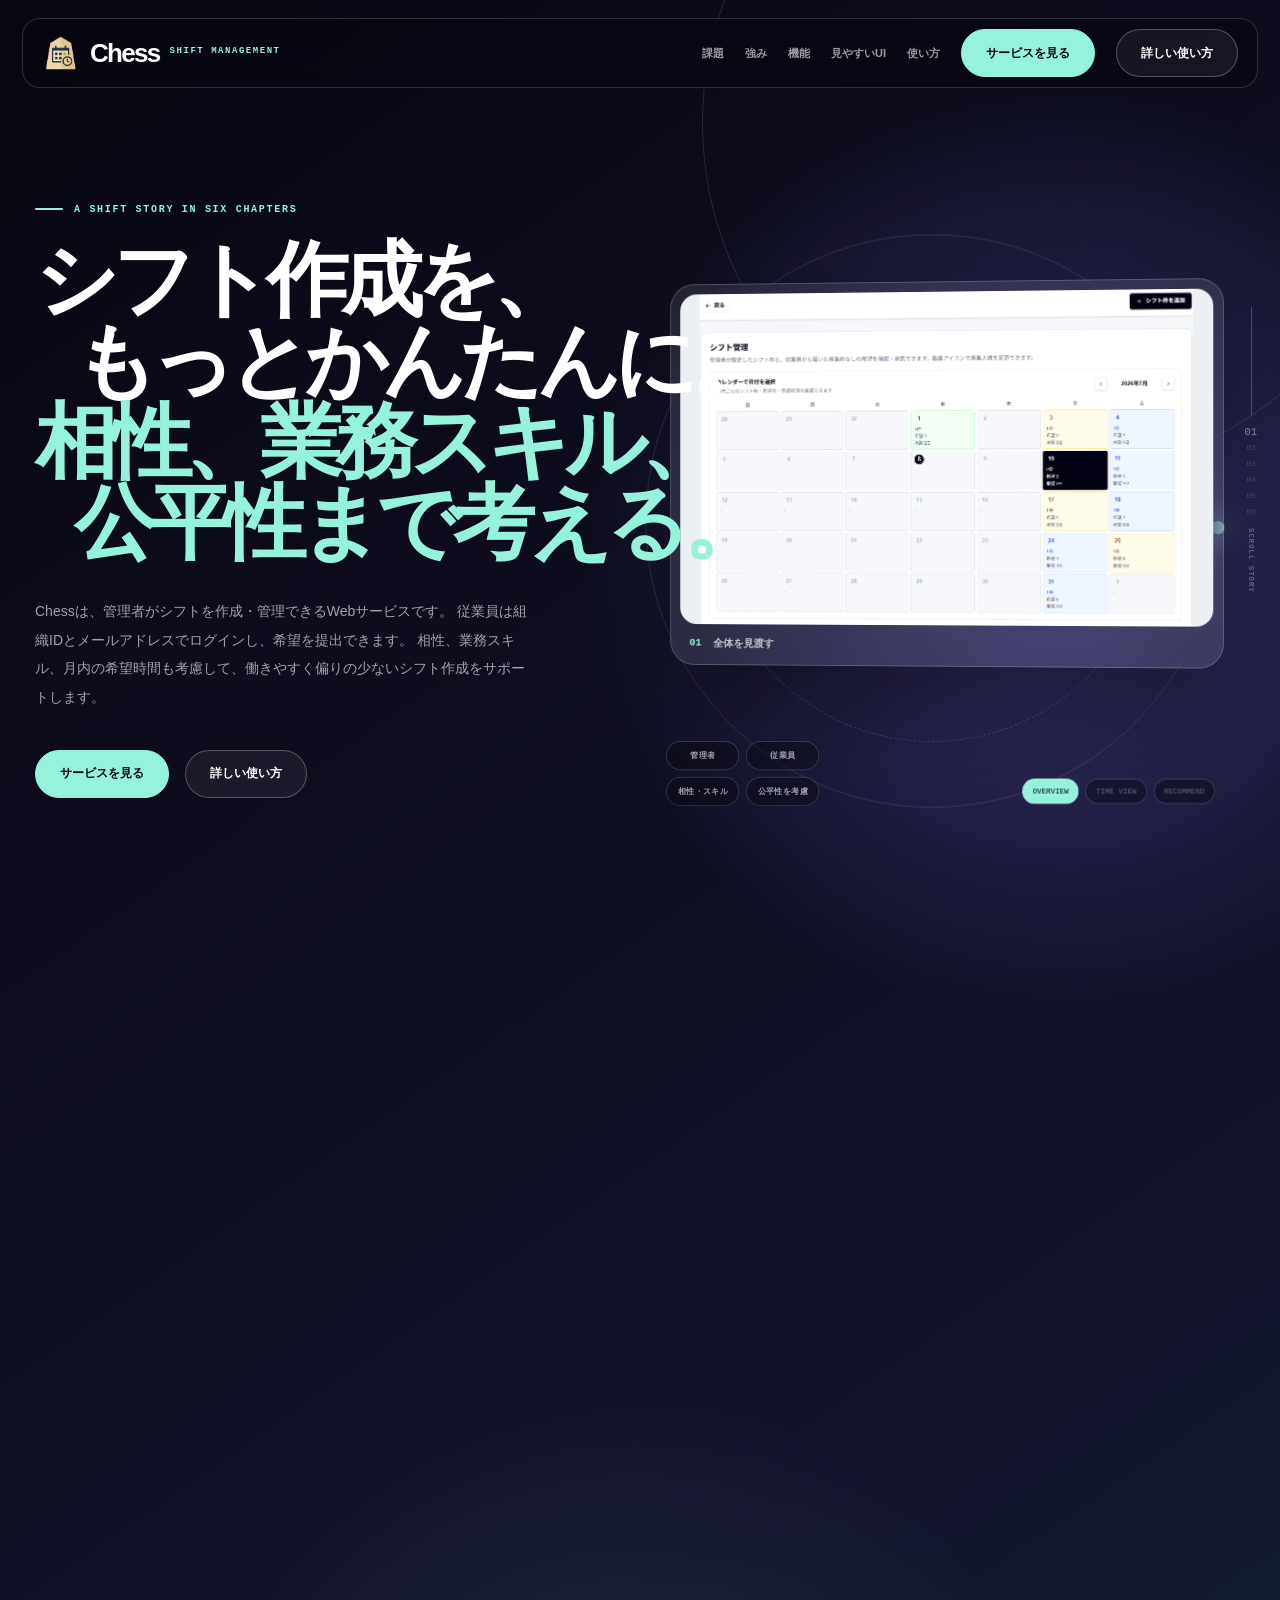
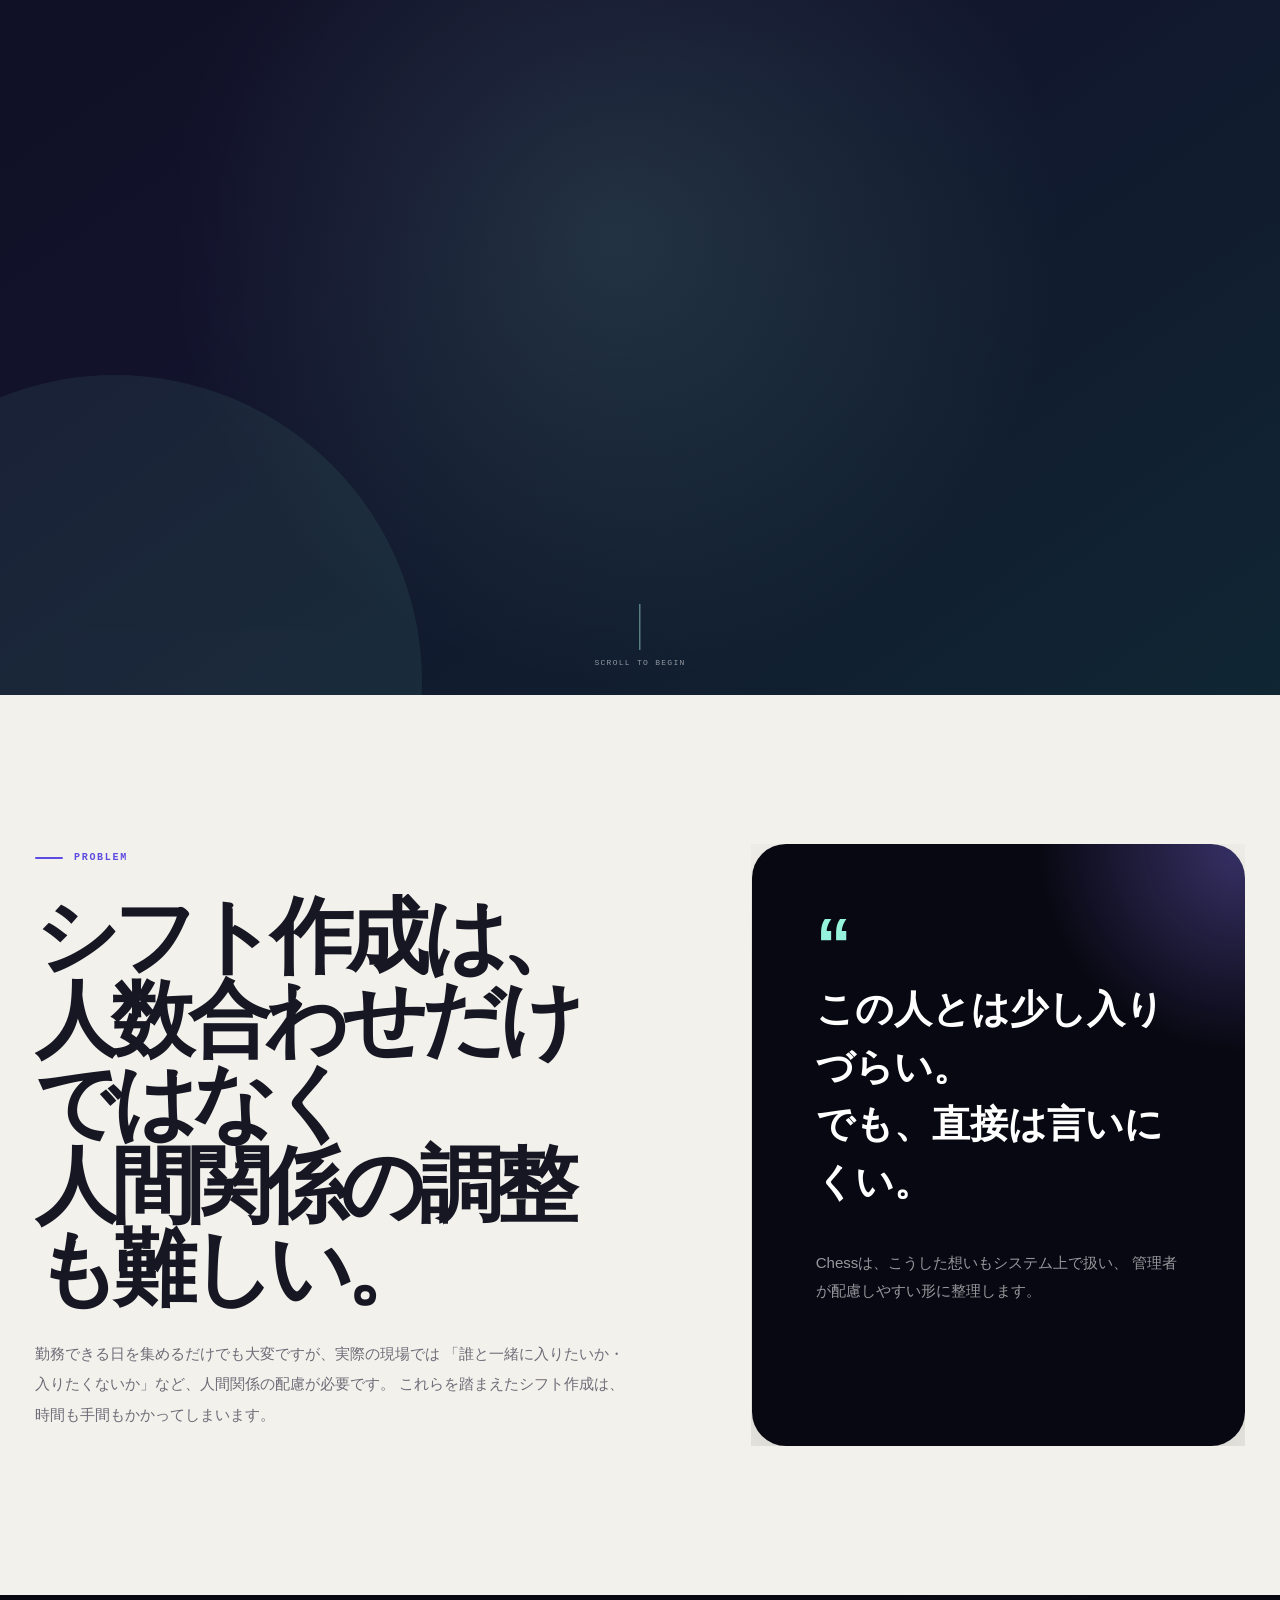
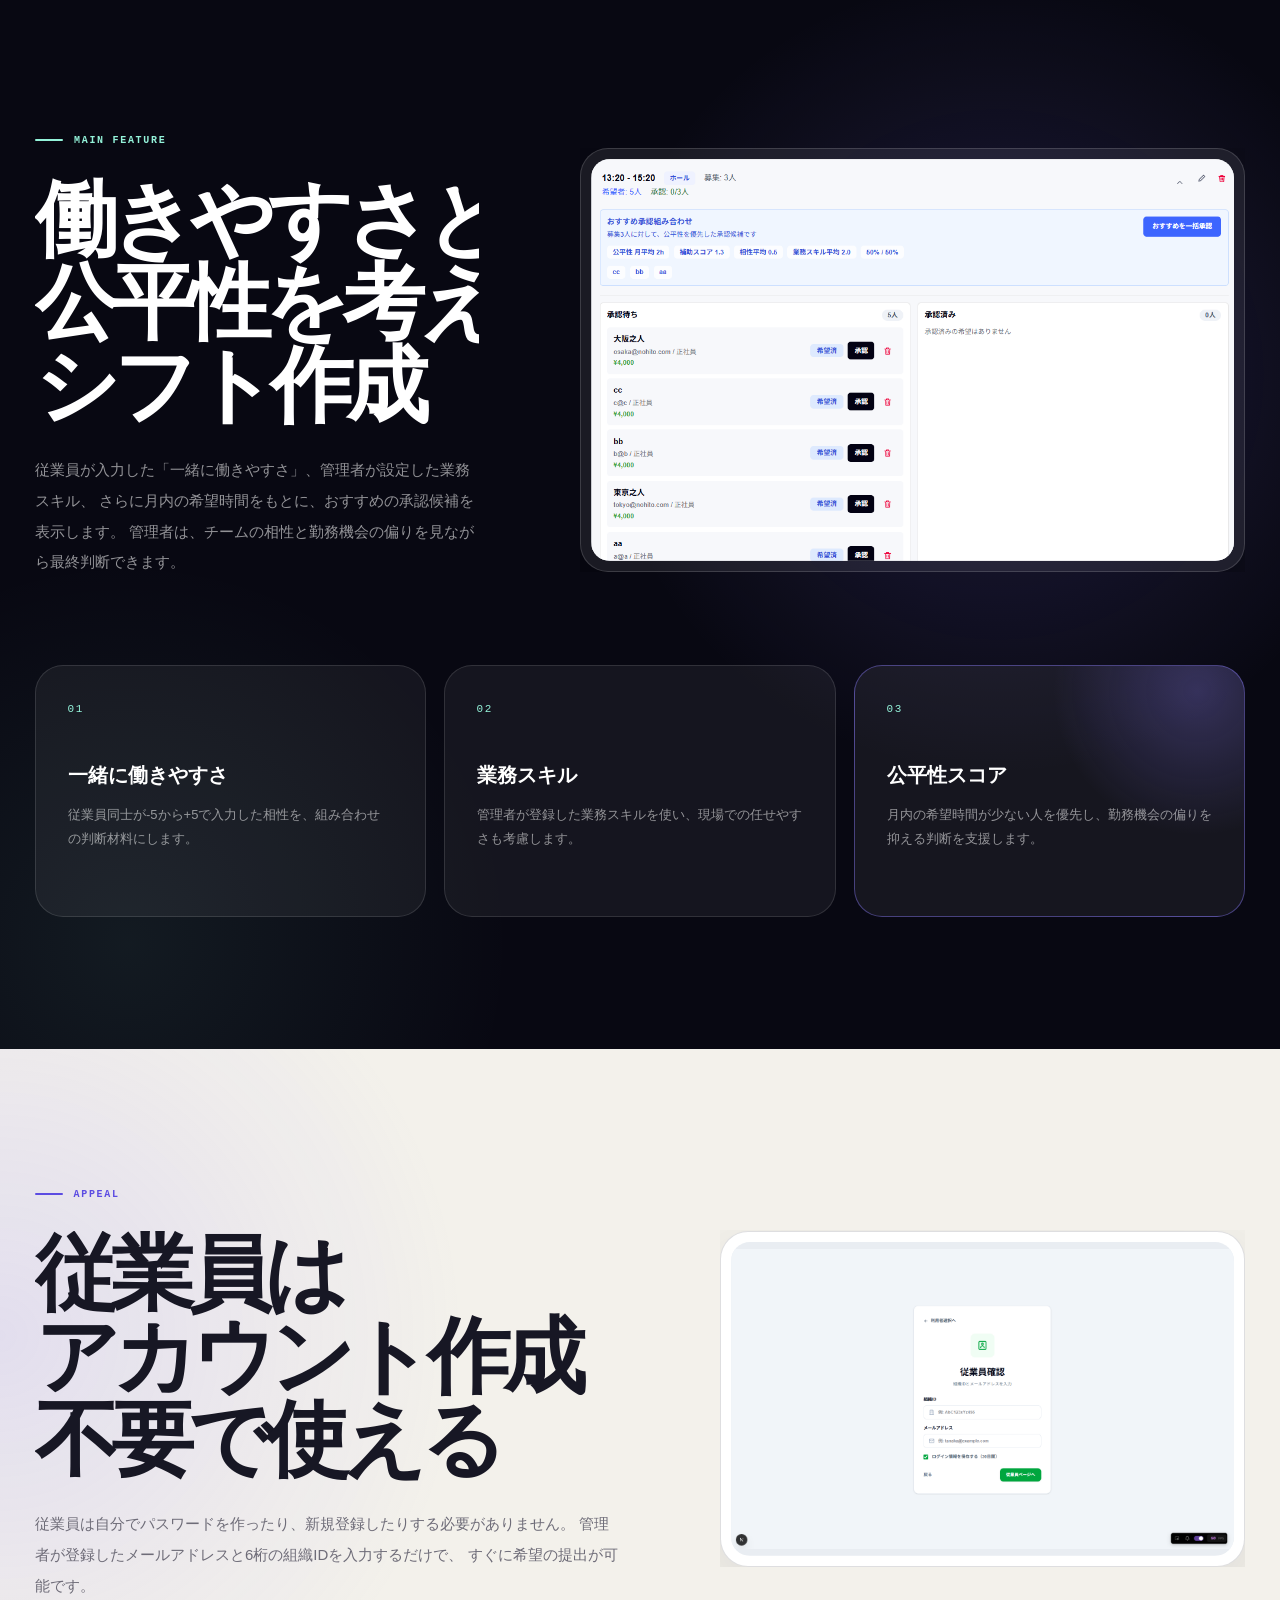
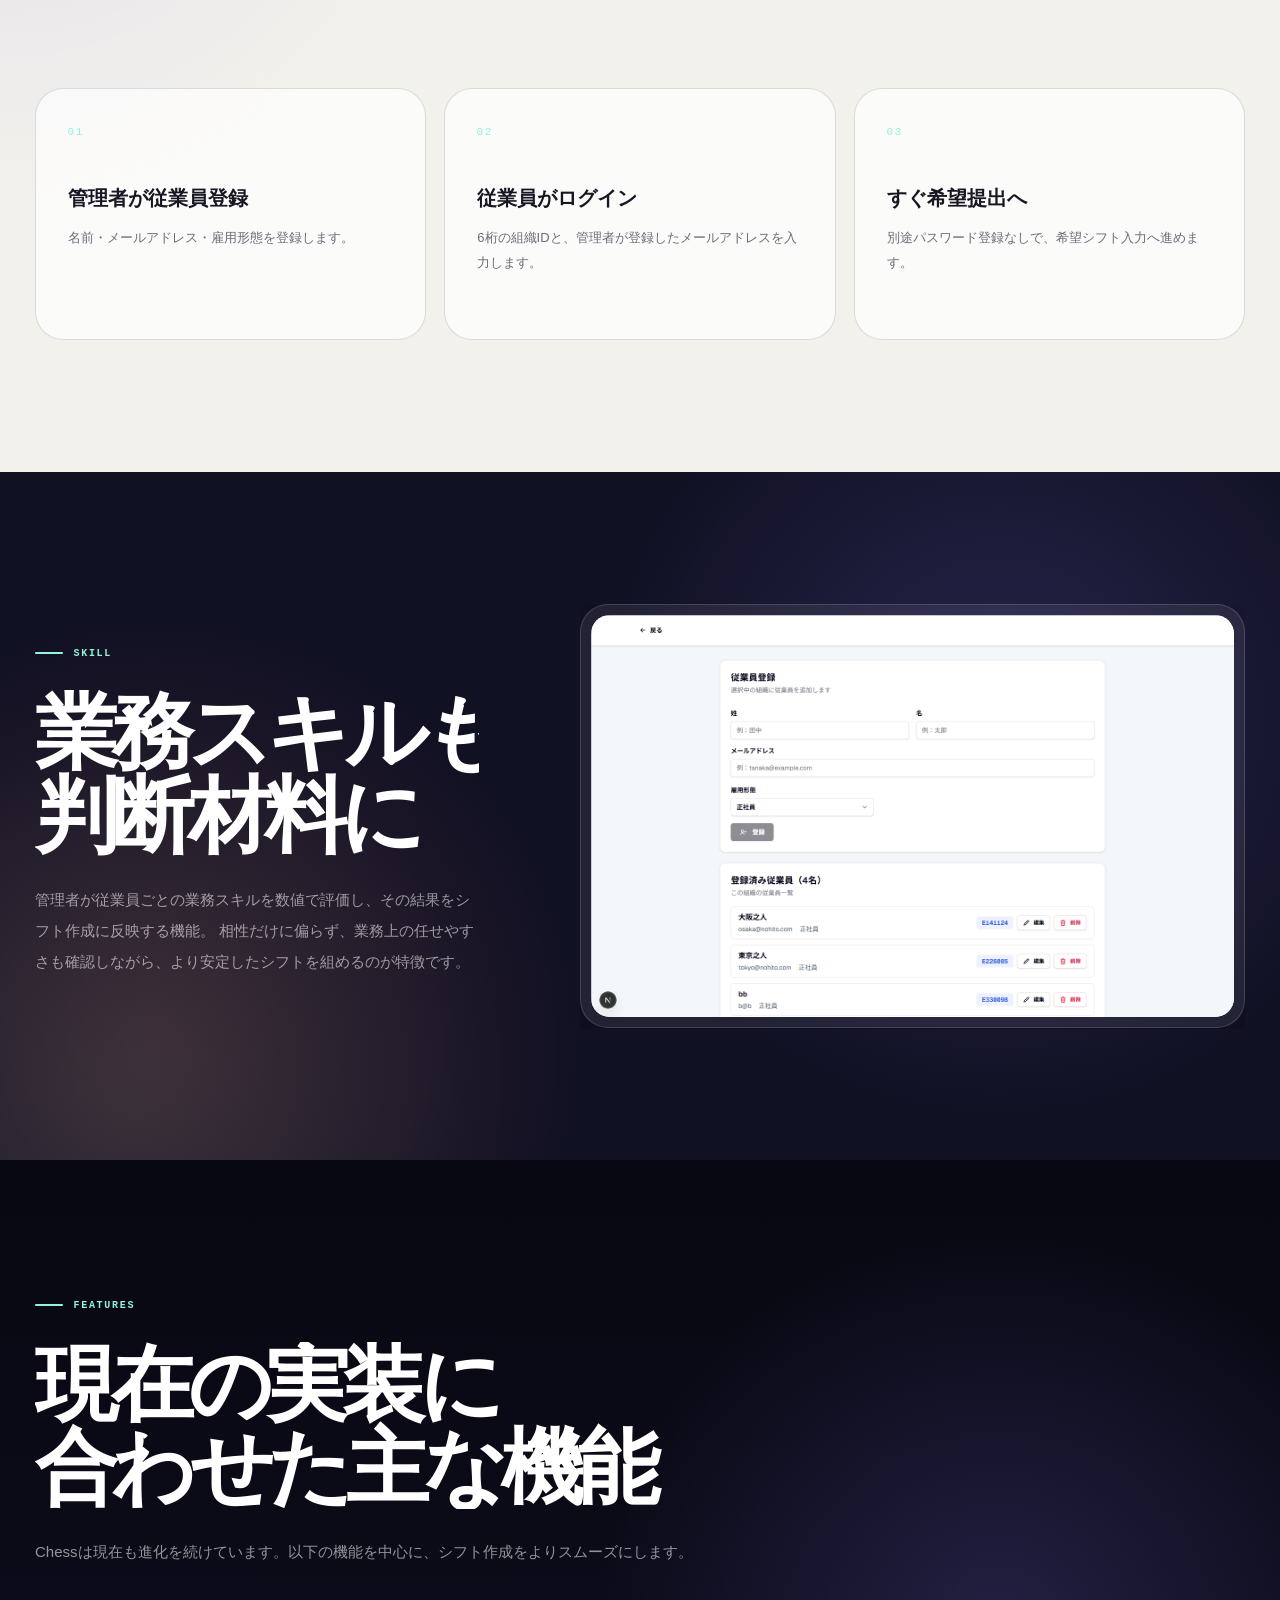
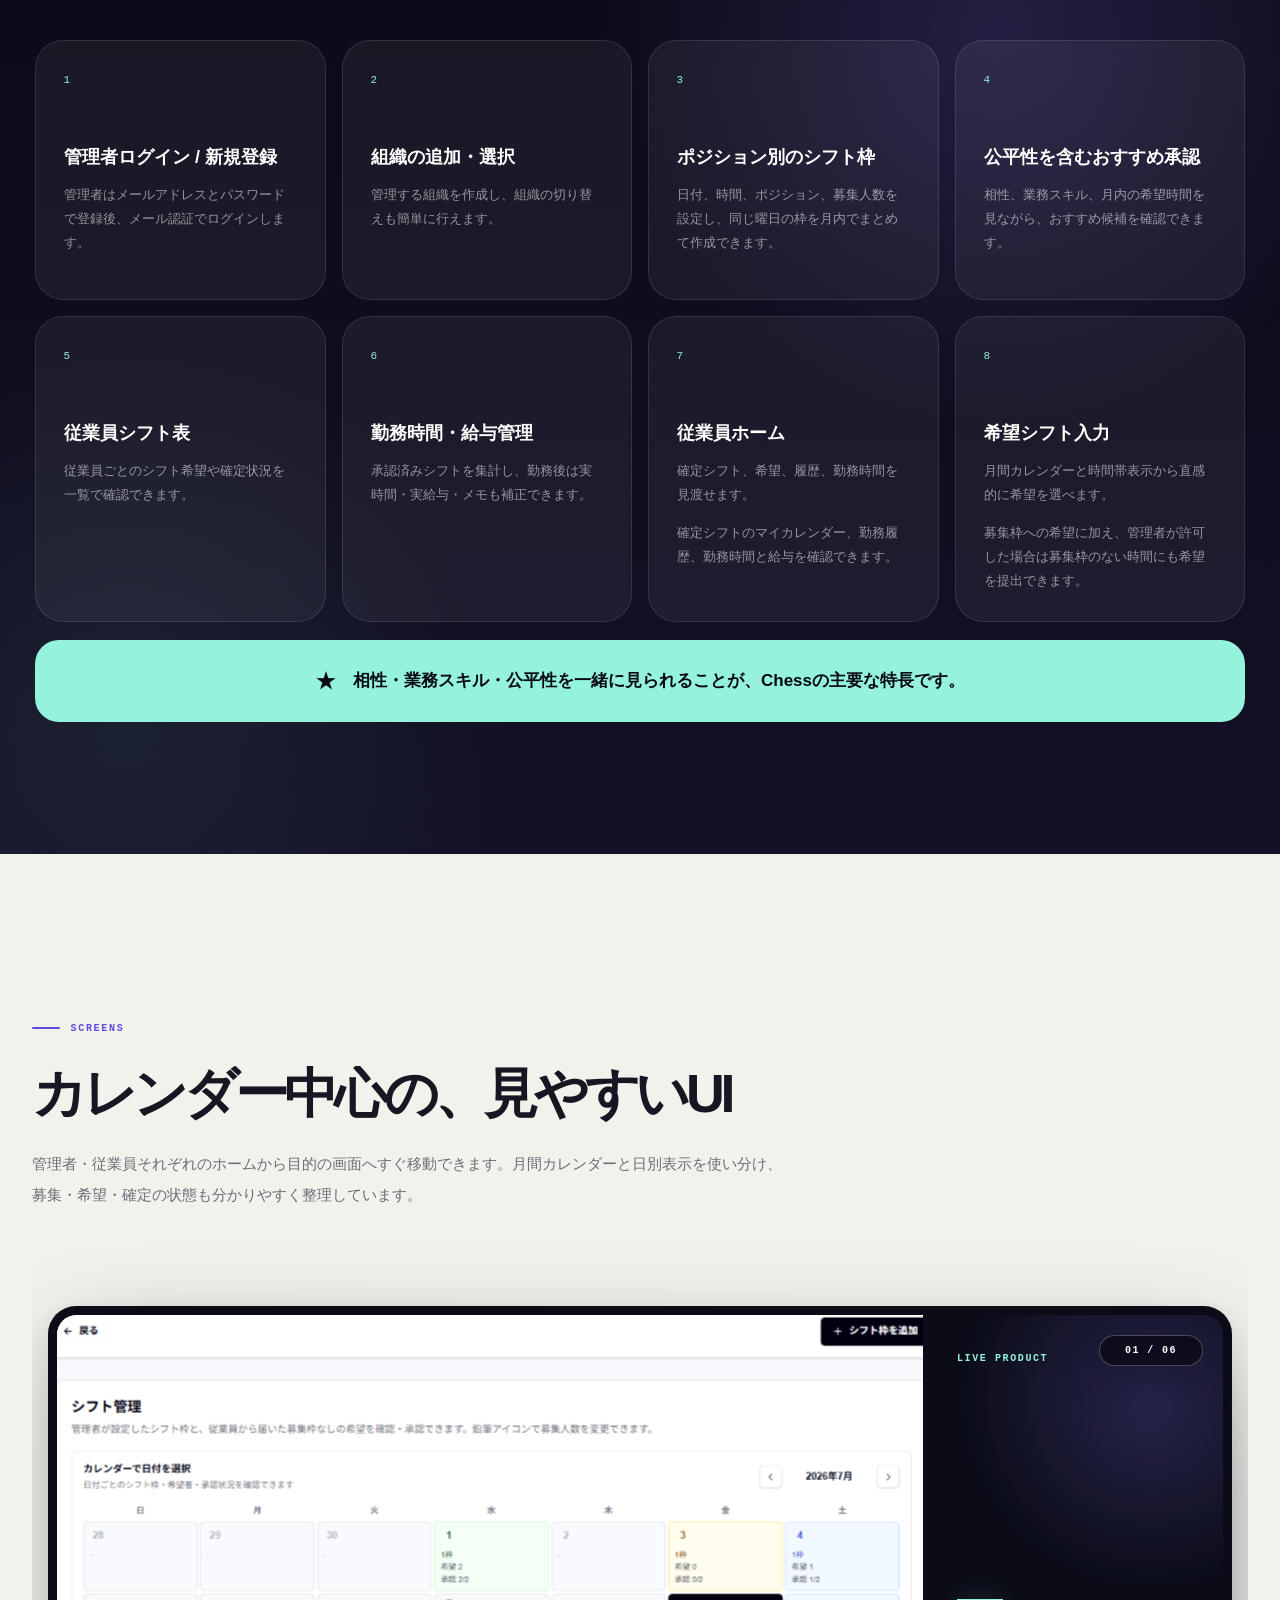
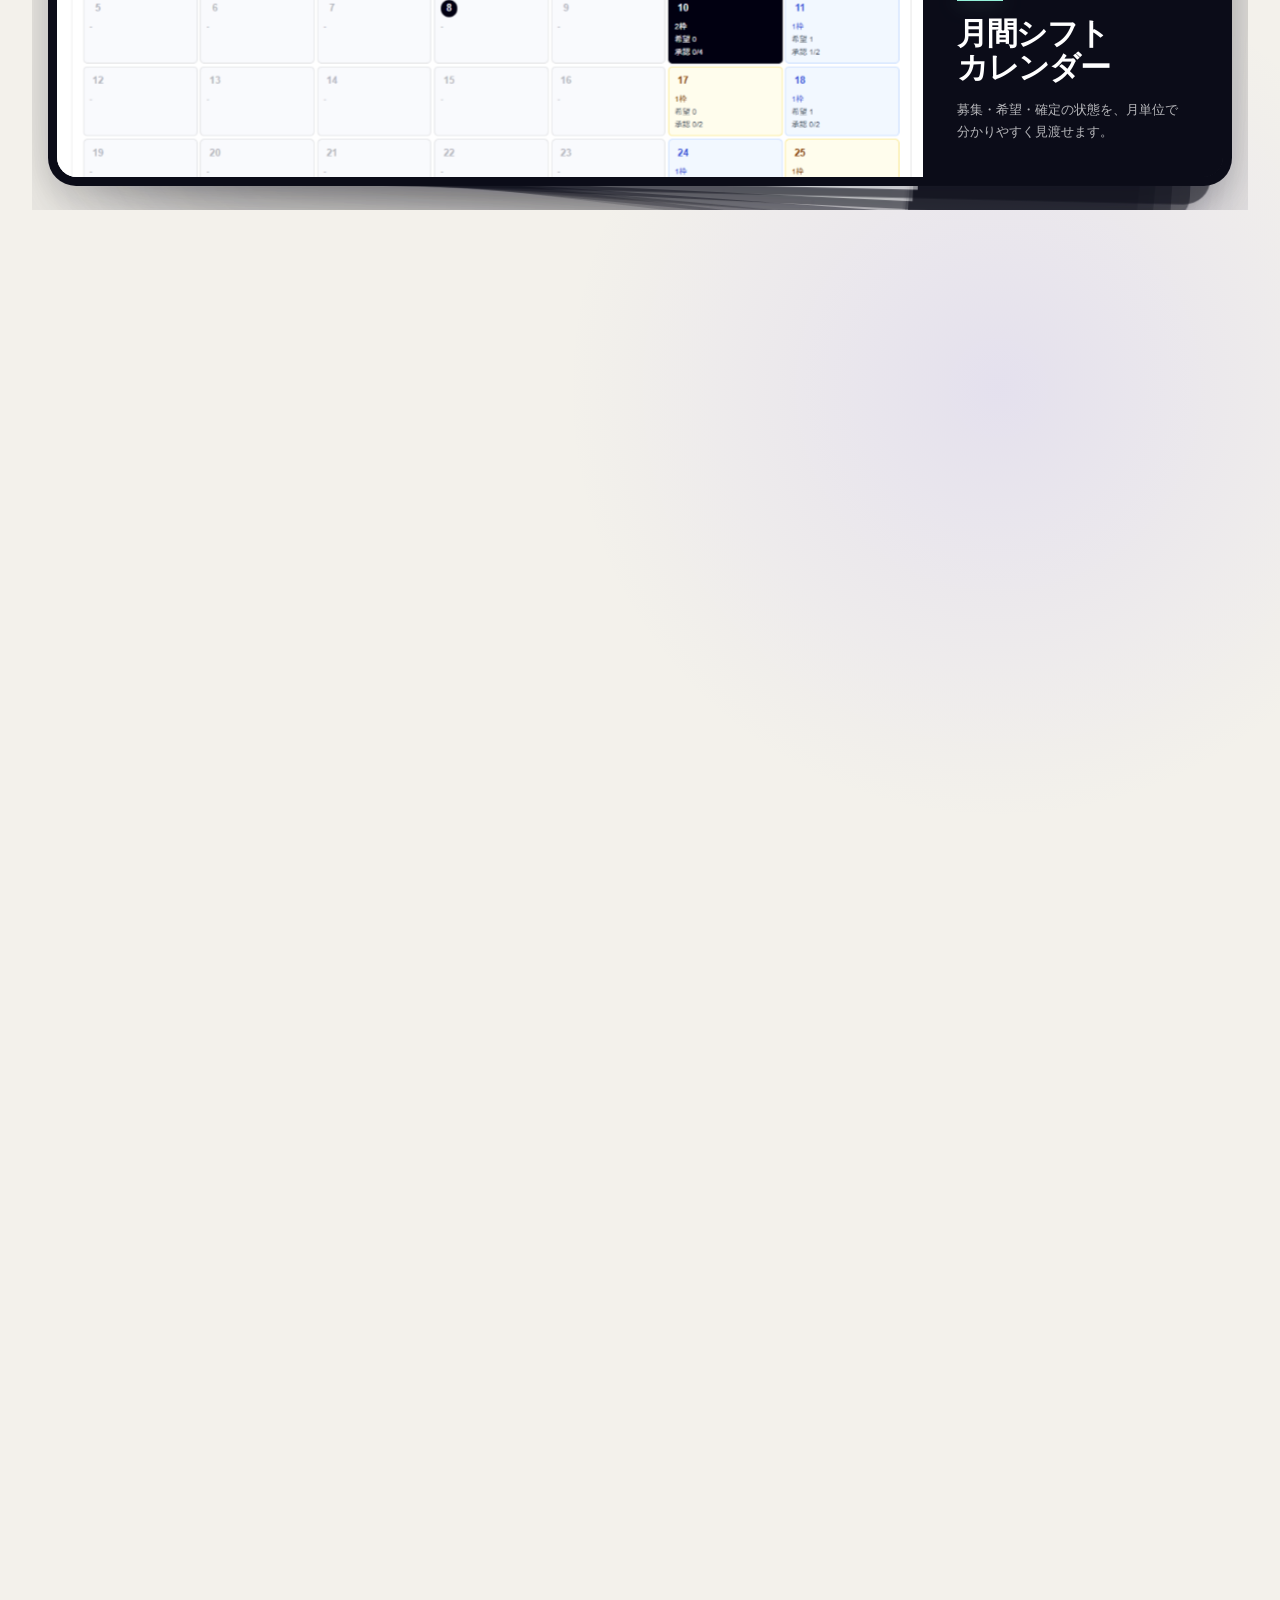
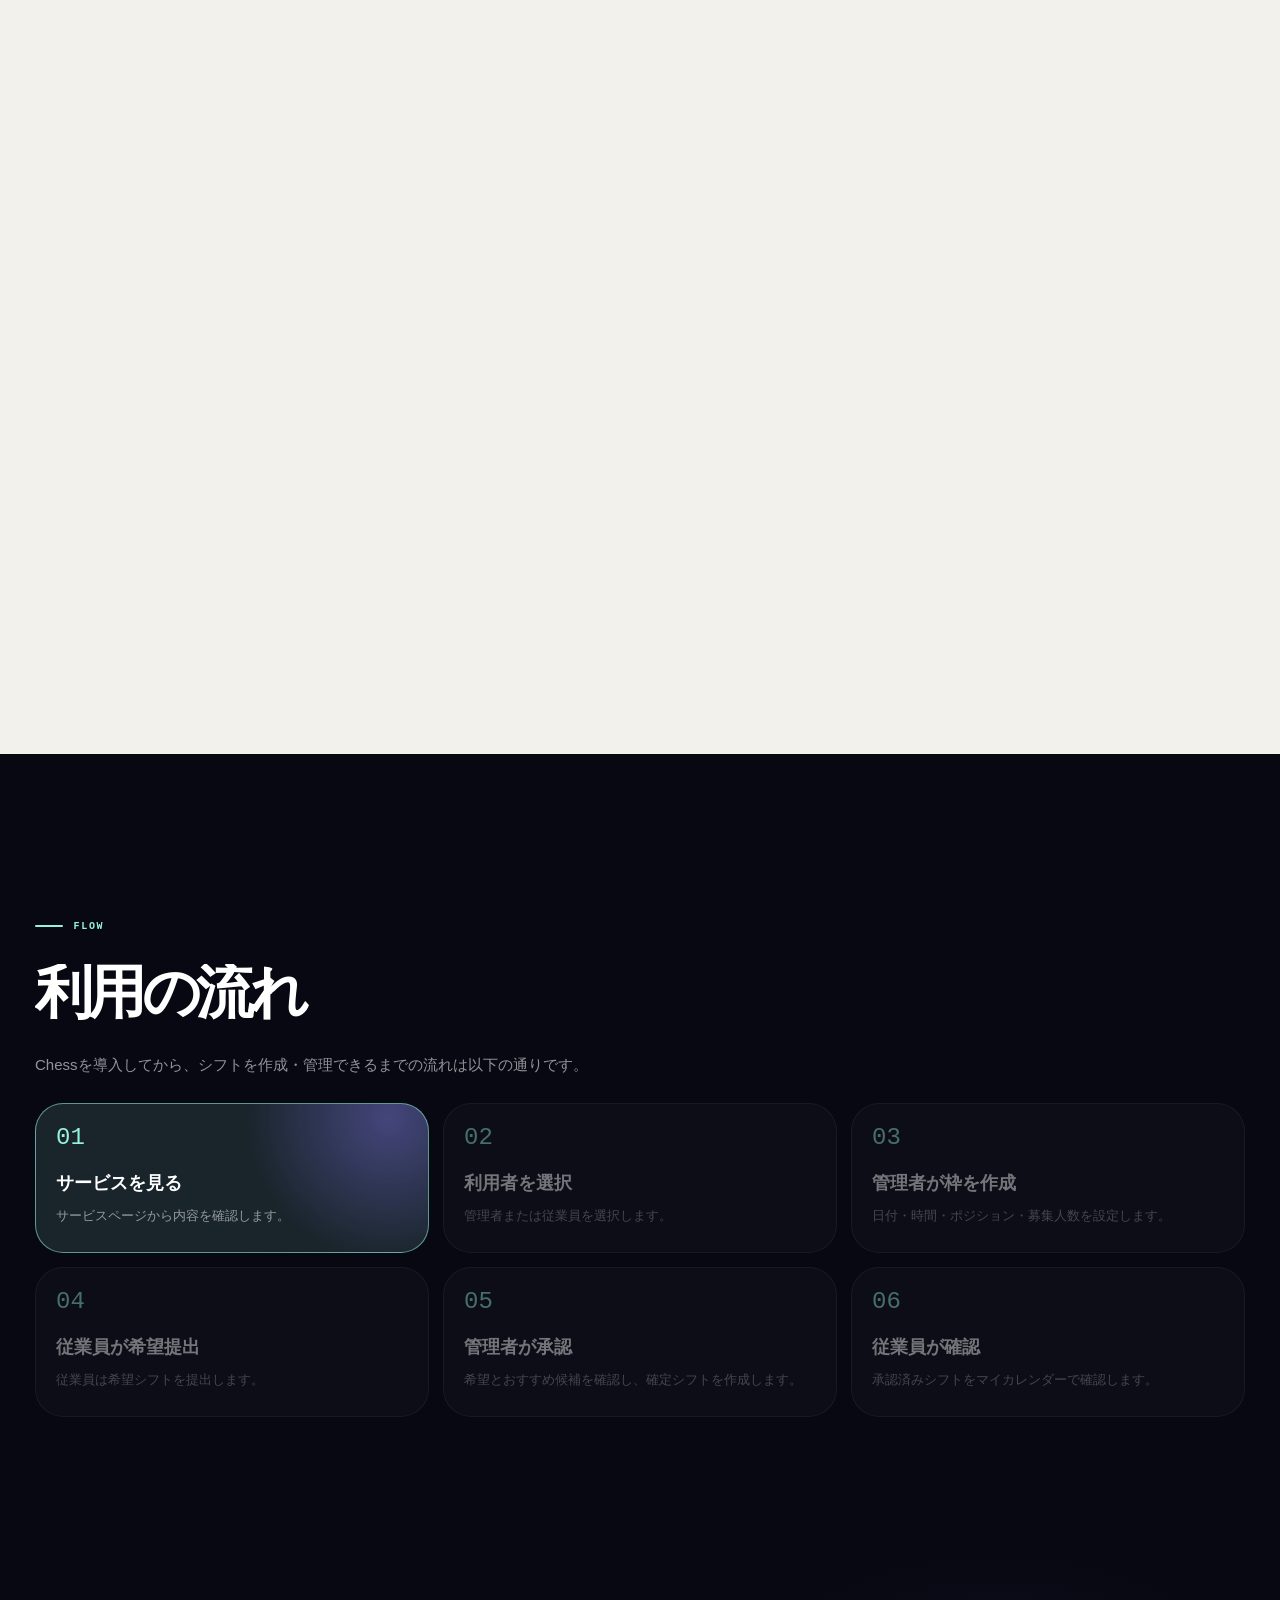
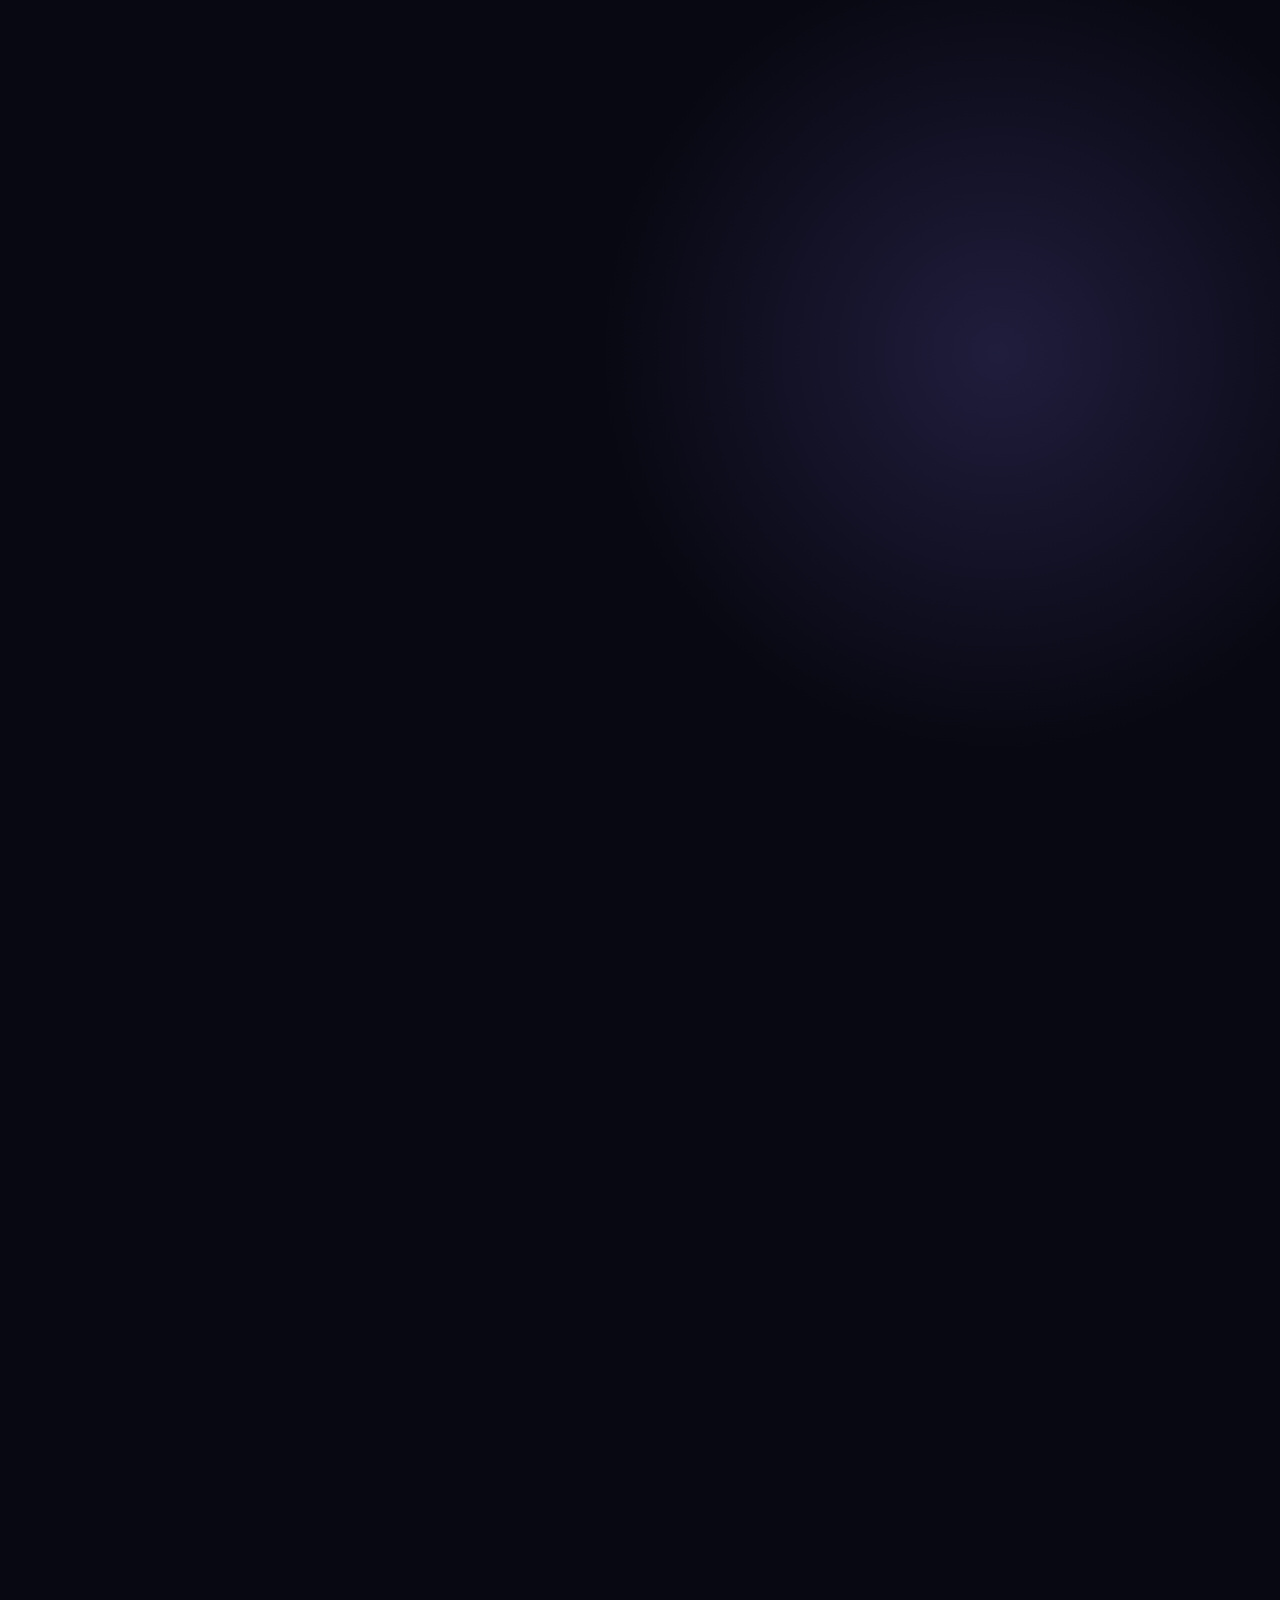
<file: index.html>
<!doctype html>
<html lang="ja">
<head>
  <meta charset="utf-8" />
  <meta name="viewport" content="width=device-width, initial-scale=1" />
  <meta name="description" content="Chessは、相性・業務スキル・公平性を考慮して、管理者のシフト作成を支援するWebサービスです。従業員はアカウント作成不要で希望シフトを提出できます。" />
  <title>Chess | シフト作成をもっとかんたんに</title>
  <link rel="stylesheet" href="./style.css" />
  <link rel="stylesheet" href="./appeal.css" />
  <link rel="stylesheet" href="./appeal-sections.css" />
  <link rel="stylesheet" href="./appeal-responsive.css" />
</head>

<body class="appeal-site">
  <header class="site-header">
    <div class="header-inner">
      <a class="brand" href="#top" aria-label="Chess トップへ">
        <img class="brand-logo" src="./assets/screenshots/blIAaSTQdn9rzX81781509686_1781509855.png" alt="Chess ロゴ" />
        <span class="brand-main">Chess</span>
        <span class="brand-sub">SHIFT MANAGEMENT</span>
      </a>

      <button class="menu-button" type="button" aria-label="メニューを開く" aria-expanded="false" aria-controls="site-nav">
        <span></span>
        <span></span>
      </button>

      <nav id="site-nav" class="site-nav">
        <a href="#problem">課題</a>
        <a href="#main-feature">強み</a>
        <a href="#features">機能</a>
        <a href="#screens">見やすいUI</a>
        <a href="#flow">使い方</a>
        <a class="nav-button primary" href="https://chess-nine-xi.vercel.app/">サービスを見る</a>
        <a class="nav-button secondary" href="./guide.html">詳しい使い方</a>
      </nav>
    </div>
  </header>

  <aside class="story-map" aria-hidden="true">
    <span class="story-map-line"><i></i></span>
    <ol>
      <li class="is-current" data-story-map="top">01</li>
      <li data-story-map="problem">02</li>
      <li data-story-map="main-feature">03</li>
      <li data-story-map="screens">04</li>
      <li data-story-map="flow">05</li>
      <li data-story-map="benefits">06</li>
    </ol>
    <p>SCROLL STORY</p>
  </aside>

  <main id="top">
    <section class="hero section story-hero" data-story-chapter="top">
      <div class="container hero-grid">
        <div class="hero-copy">
          <p class="story-kicker">A SHIFT STORY IN SIX CHAPTERS</p>
          <p class="section-label">Top</p>
          <h1 class="hero-title">
            <span class="headline-line">シフト作成を、</span>
            <span class="headline-line headline-line-indent">もっとかんたんに。</span>
            <span class="headline-line hero-title-accent">相性、業務スキル、</span>
            <span class="headline-line hero-title-accent headline-line-indent">公平性まで考える。</span>
          </h1>
          <p class="lead">
            Chessは、管理者がシフトを作成・管理できるWebサービスです。
            従業員は組織IDとメールアドレスでログインし、希望を提出できます。
            相性、業務スキル、月内の希望時間も考慮して、働きやすく偏りの少ないシフト作成をサポートします。
          </p>
          <div class="hero-actions">
            <a class="button dark" href="https://chess-nine-xi.vercel.app/">サービスを見る</a>
            <a class="button light" href="./guide.html">詳しい使い方</a>
          </div>
        </div>

        <div class="story-stage-track">
          <div class="hero-visual story-stage" aria-label="スクロールに合わせて変化するChessの主要画面">
            <div class="story-halo halo-a" aria-hidden="true"></div>
            <div class="story-halo halo-b" aria-hidden="true"></div>
            <article class="story-frame is-active" data-story-frame="0">
              <img src="./assets/screenshots/current/admin-shift-calendar.png" alt="月間カレンダーでシフト状況を確認する管理画面" />
              <p><span>01</span> 全体を見渡す</p>
            </article>
            <article class="story-frame" data-story-frame="1">
              <img src="./assets/screenshots/current/admin-time-view.png" alt="ポジション別のシフト枠を確認する時間帯ビュー" />
              <p><span>02</span> 一日の流れを読む</p>
            </article>
            <article class="story-frame" data-story-frame="2">
              <img src="./assets/screenshots/current/admin-recommendation.png" alt="相性・業務スキル・公平性を確認するおすすめ承認画面" />
              <p><span>03</span> チームを整える</p>
            </article>
            <div class="story-stage-status" aria-hidden="true">
              <span class="is-active">OVERVIEW</span>
              <span>TIME VIEW</span>
              <span>RECOMMEND</span>
            </div>
            <div class="hero-tags">
              <span>管理者</span>
              <span>従業員</span>
              <span>相性・スキル</span>
              <span>公平性を考慮</span>
            </div>
          </div>
        </div>
      </div>
      <div class="story-scroll-cue" aria-hidden="true"><span></span><p>SCROLL TO BEGIN</p></div>
    </section>

    <section id="problem" class="section" data-story-chapter="problem">
      <div class="container problem-grid">
        <div>
          <p class="section-label">Problem</p>
          <h2>
            シフト作成は、<br />
            人数合わせだけではなく<br />
            人間関係の調整も難しい。
          </h2>
          <p class="section-text">
            勤務できる日を集めるだけでも大変ですが、実際の現場では
            「誰と一緒に入りたいか・入りたくないか」など、人間関係の配慮が必要です。
            これらを踏まえたシフト作成は、時間も手間もかかってしまいます。
          </p>
        </div>

        <div class="quote-card">
          <span class="quote-mark">“</span>
          <p class="quote-main">
            この人とは少し入りづらい。<br />
            でも、直接は言いにくい。
          </p>
          <p class="quote-text">
            Chessは、こうした想いもシステム上で扱い、
            管理者が配慮しやすい形に整理します。
          </p>
        </div>
      </div>

    </section>

    <section id="main-feature" class="section story-feature" data-story-chapter="main-feature">
      <div class="container feature-grid">
        <div>
          <p class="section-label">Main Feature</p>
          <h2><span class="heading-phrase">働きやすさと</span><wbr /><span class="heading-phrase">公平性を考えた</span><wbr /><span class="heading-phrase">シフト作成</span></h2>
          <p class="section-text">
            従業員が入力した「一緒に働きやすさ」、管理者が設定した業務スキル、
            さらに月内の希望時間をもとに、おすすめの承認候補を表示します。
            管理者は、チームの相性と勤務機会の偏りを見ながら最終判断できます。
          </p>
        </div>
        <div class="photo-card">
          <div class="photo-placeholder">
            <img src="./assets/screenshots/current/admin-recommendation.png" alt="相性・業務スキル・公平性を確認するおすすめ承認画面" />
          </div>
        </div>
      </div>

      <div class="container card-grid three">
        <article class="small-card">
          <span class="number amber">01</span>
          <h3>一緒に働きやすさ</h3>
          <p>従業員同士が-5から+5で入力した相性を、組み合わせの判断材料にします。</p>
        </article>
        <article class="small-card">
          <span class="number amber">02</span>
          <h3>業務スキル</h3>
          <p>管理者が登録した業務スキルを使い、現場での任せやすさも考慮します。</p>
        </article>
        <article class="small-card fairness-card">
          <span class="number amber">03</span>
          <h3>公平性スコア</h3>
          <p>月内の希望時間が少ない人を優先し、勤務機会の偏りを抑える判断を支援します。</p>
        </article>
      </div>
    </section>

    <section id="accountless" class="section" data-story-chapter="accountless" data-story-map-target="main-feature">
      <div class="container feature-grid reverse">
        <div>
          <p class="section-label">Appeal</p>
          <h2><span class="heading-phrase">従業員は</span><wbr /><span class="heading-phrase">アカウント作成</span><wbr /><span class="heading-phrase">不要で使える</span></h2>
          <p class="section-text">
            従業員は自分でパスワードを作ったり、新規登録したりする必要がありません。
            管理者が登録したメールアドレスと6桁の組織IDを入力するだけで、
            すぐに希望の提出が可能です。
          </p>
        </div>
        <div class="photo-card">
          <div class="photo-placeholder">
            <img src="./assets/screenshots/current/employee-login.png" alt="従業員ログイン画面のスクリーンショット" />
          </div>
        </div>
      </div>

      <div class="container card-grid three">
        <article class="small-card">
          <span class="number blue">01</span>
          <h3>管理者が従業員登録</h3>
          <p>名前・メールアドレス・雇用形態を登録します。</p>
        </article>
        <article class="small-card">
          <span class="number green">02</span>
          <h3>従業員がログイン</h3>
          <p>6桁の組織IDと、管理者が登録したメールアドレスを入力します。</p>
        </article>
        <article class="small-card">
          <span class="number amber">03</span>
          <h3>すぐ希望提出へ</h3>
          <p>別途パスワード登録なしで、希望シフト入力へ進めます。</p>
        </article>
      </div>
    </section>

    <section id="skill-feature" class="section" data-story-chapter="skill-feature" data-story-map-target="main-feature">
      <div class="container feature-grid">
        <div>
          <p class="section-label">Skill</p>
          <h2><span class="heading-phrase">業務スキルも</span><wbr /><span class="heading-phrase">判断材料に</span></h2>
          <p class="section-text">
            管理者が従業員ごとの業務スキルを数値で評価し、その結果をシフト作成に反映する機能。
            相性だけに偏らず、業務上の任せやすさも確認しながら、より安定したシフトを組めるのが特徴です。
          </p>
        </div>
        <div class="photo-card">
          <div class="photo-placeholder">
            <img src="./assets/screenshots/current/employee-registration.png" alt="従業員の基本情報と業務スキルを登録する画面" />
          </div>
        </div>
      </div>
    </section>

    <section id="features" class="section" data-story-chapter="features" data-story-map-target="main-feature">
      <div class="container">
        <p class="section-label">Features</p>
        <h2><span class="heading-phrase">現在の実装に</span><wbr /><span class="heading-phrase">合わせた主な機能</span></h2>
        <p class="section-text">
          Chessは現在も進化を続けています。以下の機能を中心に、シフト作成をよりスムーズにします。
        </p>

        <div class="feature-list">
          <article class="feature-card">
            <span class="number blue">1</span>
            <h3>管理者ログイン / 新規登録</h3>
            <p>管理者はメールアドレスとパスワードで登録後、メール認証でログインします。</p>
          </article>
          <article class="feature-card">
            <span class="number purple">2</span>
            <h3>組織の追加・選択</h3>
            <p>管理する組織を作成し、組織の切り替えも簡単に行えます。</p>
          </article>
          <article class="feature-card">
            <span class="number amber">3</span>
            <h3>ポジション別のシフト枠</h3>
            <p>日付、時間、ポジション、募集人数を設定し、同じ曜日の枠を月内でまとめて作成できます。</p>
          </article>
          <article class="feature-card">
            <span class="number green">4</span>
            <h3>公平性を含むおすすめ承認</h3>
            <p>相性、業務スキル、月内の希望時間を見ながら、おすすめ候補を確認できます。</p>
          </article>
          <article class="feature-card">
            <span class="number blue">5</span>
            <h3>従業員シフト表</h3>
            <p>従業員ごとのシフト希望や確定状況を一覧で確認できます。</p>
          </article>
          <article class="feature-card">
            <span class="number orange">6</span>
            <h3>勤務時間・給与管理</h3>
            <p>承認済みシフトを集計し、勤務後は実時間・実給与・メモも補正できます。</p>
          </article>
          <article class="feature-card">
            <span class="number green">7</span>
            <h3>従業員ホーム</h3>
            <p>確定シフト、希望、履歴、勤務時間を見渡せます。</p>
            <p>確定シフトのマイカレンダー、勤務履歴、勤務時間と給与を確認できます。</p>
          </article>
          <article class="feature-card">
            <span class="number amber">8</span>
            <h3>希望シフト入力</h3>
            <p>月間カレンダーと時間帯表示から直感的に希望を選べます。</p>
            <p>募集枠への希望に加え、管理者が許可した場合は募集枠のない時間にも希望を提出できます。</p>
          </article>
        </div>

        <div class="highlight-box">
          <span>★</span>
          <p>相性・業務スキル・公平性を一緒に見られることが、Chessの主要な特長です。</p>
        </div>
      </div>
    </section>

    <section id="screens" class="section story-screens" data-story-chapter="screens">
      <div class="container">
        <p class="section-label">Screens</p>
        <h2><span class="heading-phrase">カレンダー中心の、</span><wbr /><span class="heading-phrase">見やすいUI</span></h2>
        <p class="section-text">
          管理者・従業員それぞれのホームから目的の画面へすぐ移動できます。月間カレンダーと日別表示を使い分け、募集・希望・確定の状態も分かりやすく整理しています。
        </p>

        <div class="ui-points" aria-label="ChessのUIの特長">
          <article>
            <span>01</span>
            <h3>入口をまとめたホーム</h3>
            <p>よく使う機能をカードで整理し、次に行う操作を見つけやすくしています。</p>
          </article>
          <article>
            <span>02</span>
            <h3>月と日を行き来できる</h3>
            <p>月間カレンダーで全体を見て、日を選ぶと時間帯の詳細を確認できます。</p>
          </article>
          <article>
            <span>03</span>
            <h3>状態がひと目で分かる</h3>
            <p>承認待ち・勤務予定・勤務済みを、色とラベルで分かりやすく表示します。</p>
          </article>
        </div>
        <div class="screens-grid">
          <article class="screen-card">
            <div class="mini-photo">
              <img src="./assets/screenshots/current/admin-shift-calendar.png" alt="管理者向けの月間シフトカレンダー画面" />
            </div>
            <div class="screen-caption">
              <h3><span class="screen-title-line">月間シフト</span><span class="screen-title-line">カレンダー</span></h3>
              <p>募集・希望・確定の状態を、月単位で分かりやすく見渡せます。</p>
            </div>
          </article>
          <article class="screen-card">
            <div class="mini-photo">
              <img src="./assets/screenshots/current/admin-time-view.png" alt="シフト枠を時間軸で確認する管理者の時間帯ビュー" />
            </div>
            <div class="screen-caption">
              <h3><span class="screen-title-line">シフト時間帯</span><span class="screen-title-line">ビュー</span></h3>
              <p>ポジション別のシフト枠を時間軸で見比べられます。</p>
            </div>
          </article>
          <article class="screen-card">
            <div class="mini-photo">
              <img src="./assets/screenshots/current/admin-recommendation.png" alt="おすすめ承認と公平性スコア画面" />
            </div>
            <div class="screen-caption">
              <h3><span class="screen-title-line">おすすめ承認</span><span class="screen-title-line">/ 公平性</span></h3>
              <p>相性・スキル・希望時間を並べて確認できます。</p>
            </div>
          </article>
          <article class="screen-card">
            <div class="mini-photo">
              <img src="./assets/screenshots/current/employee-home.png" alt="現在の従業員ホーム画面" />
            </div>
            <div class="screen-caption">
              <h3>従業員ホーム</h3>
              <p>確定シフト、希望、履歴、勤務時間を見渡せます。</p>
            </div>
          </article>
          <article class="screen-card">
            <div class="mini-photo">
              <img src="./assets/screenshots/current/employee-shift-request.png" alt="カレンダーと時間帯表示を使った希望シフト入力画面" />
            </div>
            <div class="screen-caption">
              <h3>希望シフト入力</h3>
              <p>月間カレンダーと時間帯表示から直感的に希望を選べます。</p>
            </div>
          </article>
          <article class="screen-card">
            <div class="mini-photo">
              <img src="./assets/screenshots/current/employee-my-calendar.png" alt="従業員の確定シフトを表示するマイカレンダー" />
            </div>
            <div class="screen-caption">
              <h3>マイカレンダー</h3>
              <p>承認済みシフトを月と日の両方から確認できます。</p>
            </div>
          </article>
        </div>
      </div>
    </section>

    <section id="flow" class="section story-flow" data-story-chapter="flow">
      <div class="container">
        <p class="section-label">Flow</p>
        <h2>利用の流れ</h2>
        <p class="section-text">
          Chessを導入してから、シフトを作成・管理できるまでの流れは以下の通りです。
        </p>

        <div class="flow-grid">
          <article class="flow-card">
            <span>01</span>
            <h3>サービスを見る</h3>
            <p>サービスページから内容を確認します。</p>
          </article>
          <article class="flow-card">
            <span>02</span>
            <h3>利用者を選択</h3>
            <p>管理者または従業員を選択します。</p>
          </article>
          <article class="flow-card">
            <span>03</span>
            <h3>管理者が枠を作成</h3>
            <p>日付・時間・ポジション・募集人数を設定します。</p>
          </article>
          <article class="flow-card">
            <span>04</span>
            <h3>従業員が希望提出</h3>
            <p>従業員は希望シフトを提出します。</p>
          </article>
          <article class="flow-card">
            <span>05</span>
            <h3>管理者が承認</h3>
            <p>希望とおすすめ候補を確認し、確定シフトを作成します。</p>
          </article>
          <article class="flow-card">
            <span>06</span>
            <h3>従業員が確認</h3>
            <p>承認済みシフトをマイカレンダーで確認します。</p>
          </article>
        </div>
      </div>
    </section>

    <section id="benefits" class="section" data-story-chapter="benefits">
      <div class="container">
        <p class="section-label">Benefits</p>
        <h2><span class="heading-phrase">管理者にも、</span><wbr /><span class="heading-phrase">従業員にも、</span><wbr /><span class="heading-phrase">使いやすい</span></h2>

        <div class="benefits-grid">
          <article class="benefit-card">
            <h3>管理者側のメリット</h3>
            <ul>
              <li>シフト作成の手間を大幅に削減できる</li>
              <li>相性・業務スキル・公平性を見ながら判断できる</li>
              <li>希望の可視化で、調整ややり直しを減らせる</li>
              <li>勤務時間の記録・集計を効率的に管理できる</li>
            </ul>
          </article>
          <article class="benefit-card">
            <h3>従業員側のメリット</h3>
            <ul>
              <li>自分の希望を簡単に提出できる</li>
              <li>人間関係の配慮があるので、安心して働ける</li>
              <li>アカウント作成不要で、すぐに利用開始できる</li>
              <li>確定シフトをカレンダーや外部アプリで確認できる</li>
            </ul>
          </article>
        </div>
      </div>
    </section>

    <section class="section cta-section" data-story-chapter="cta" data-story-map-target="benefits">
      <div class="container">
        <div class="cta-card">
          <div>
            <h2>
              <span class="cta-heading-line"><span class="cta-phrase"><strong>相性・スキル・公平性</strong></span><span class="cta-phrase">まで考える。</span></span>
              <span class="cta-heading-line"><span class="cta-phrase">従業員は</span><span class="cta-phrase">登録不要。</span></span>
              <span class="cta-heading-line"><span class="cta-phrase">管理者は</span><span class="cta-phrase">シフト作成を</span><span class="cta-phrase">もっと楽に。</span></span>
            </h2>
          </div>
          <div class="cta-actions">
            <a class="button gold" href="https://chess-nine-xi.vercel.app/">サービスを見る</a>
            <a class="button white" href="./guide.html">詳しい使い方</a>
          </div>
        </div>
      </div>
    </section>
  </main>

  <footer class="site-footer">
    <p>© <span id="year"></span> Chess. Shift Management Service.</p>
      <p class="site-signature" aria-hidden="true">CHESS / SHIFT MANAGEMENT</p>
  </footer>

  <script src="./navigation.js"></script>
  <script src="./appeal.js"></script>
</body>
</html>
</file>
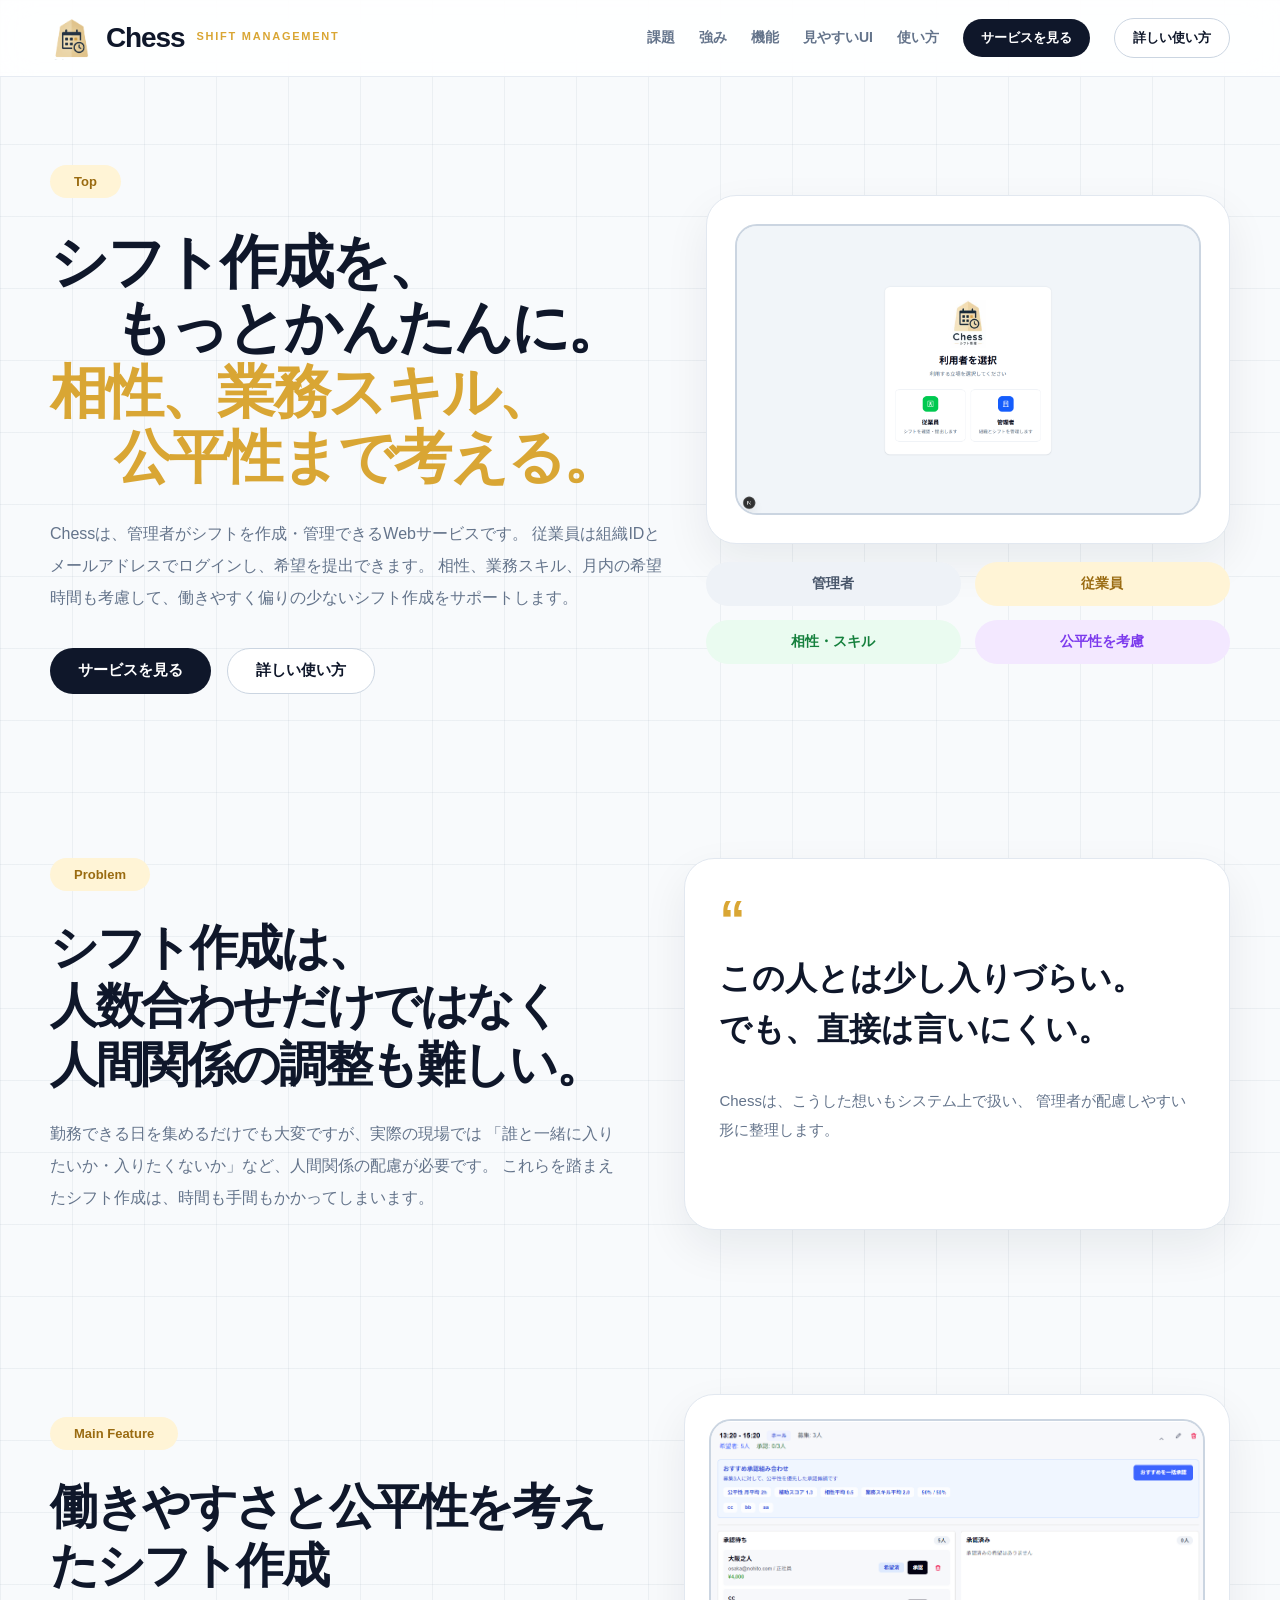
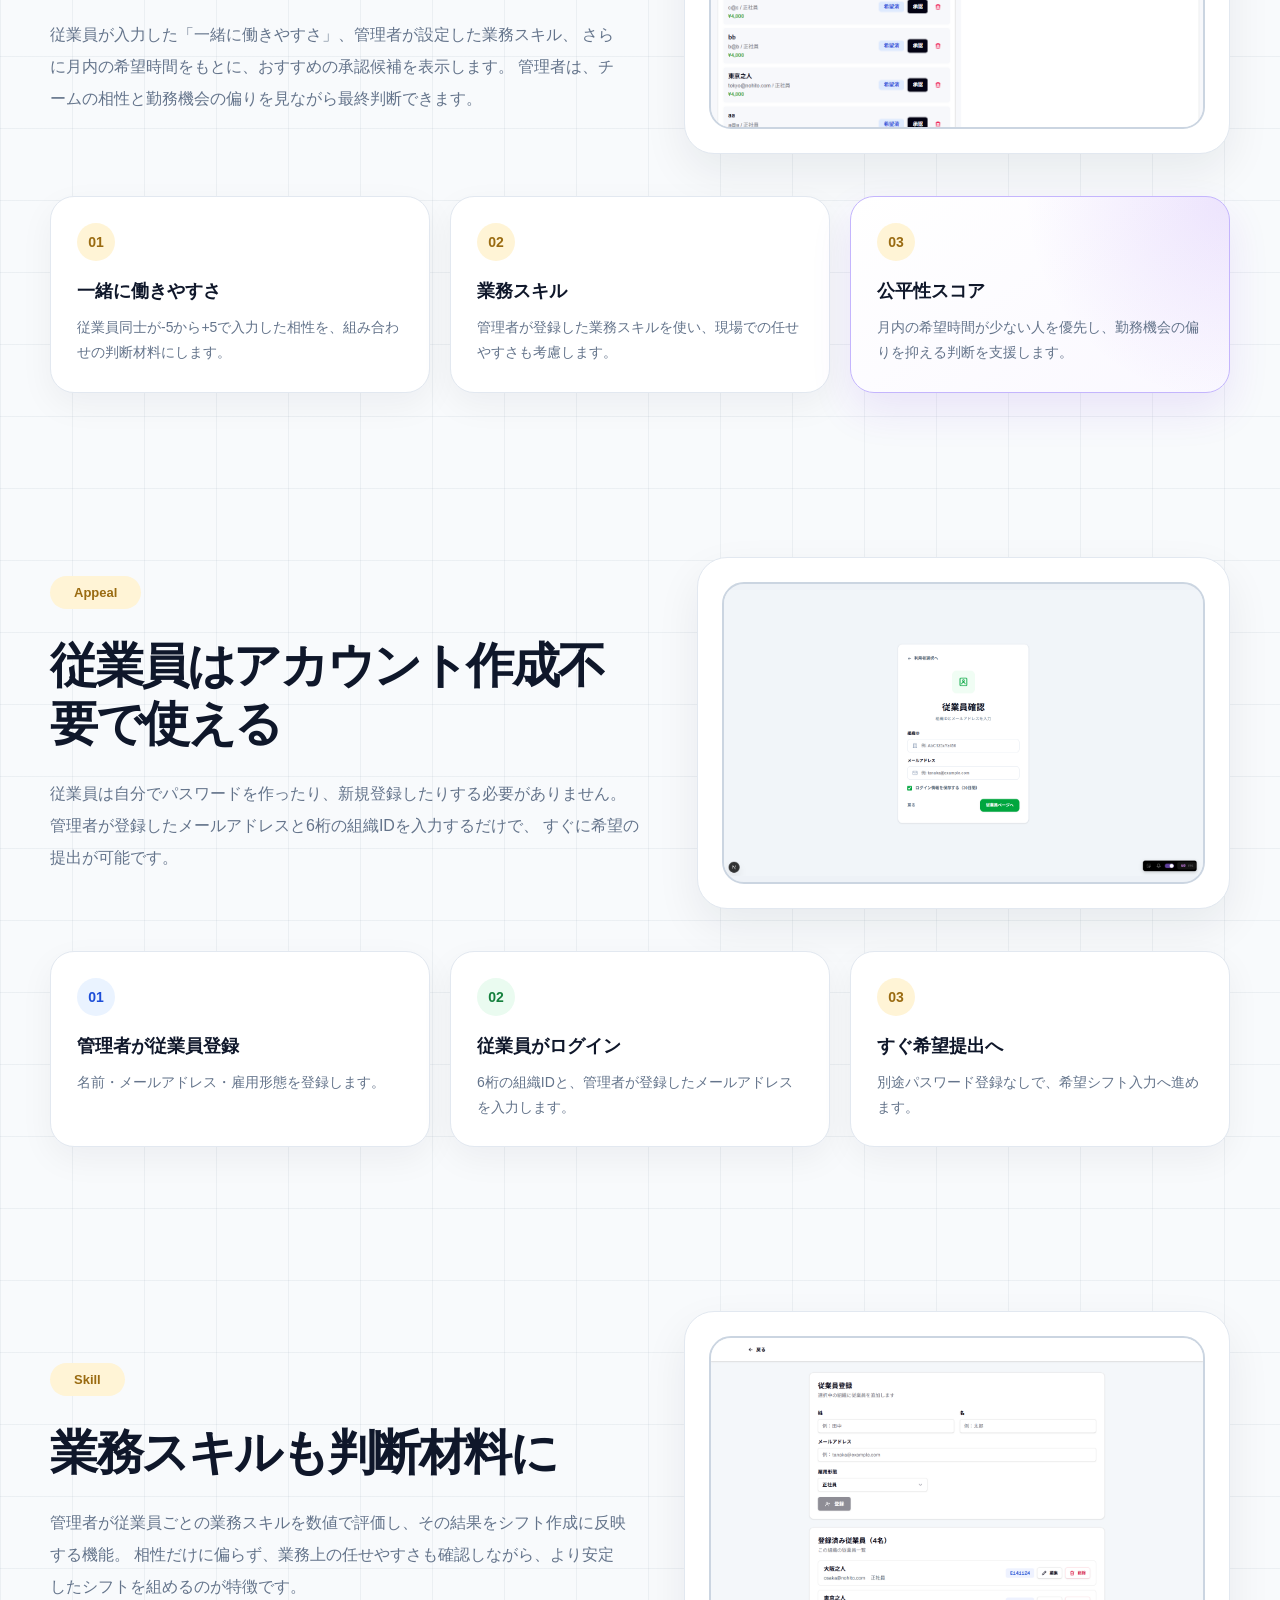
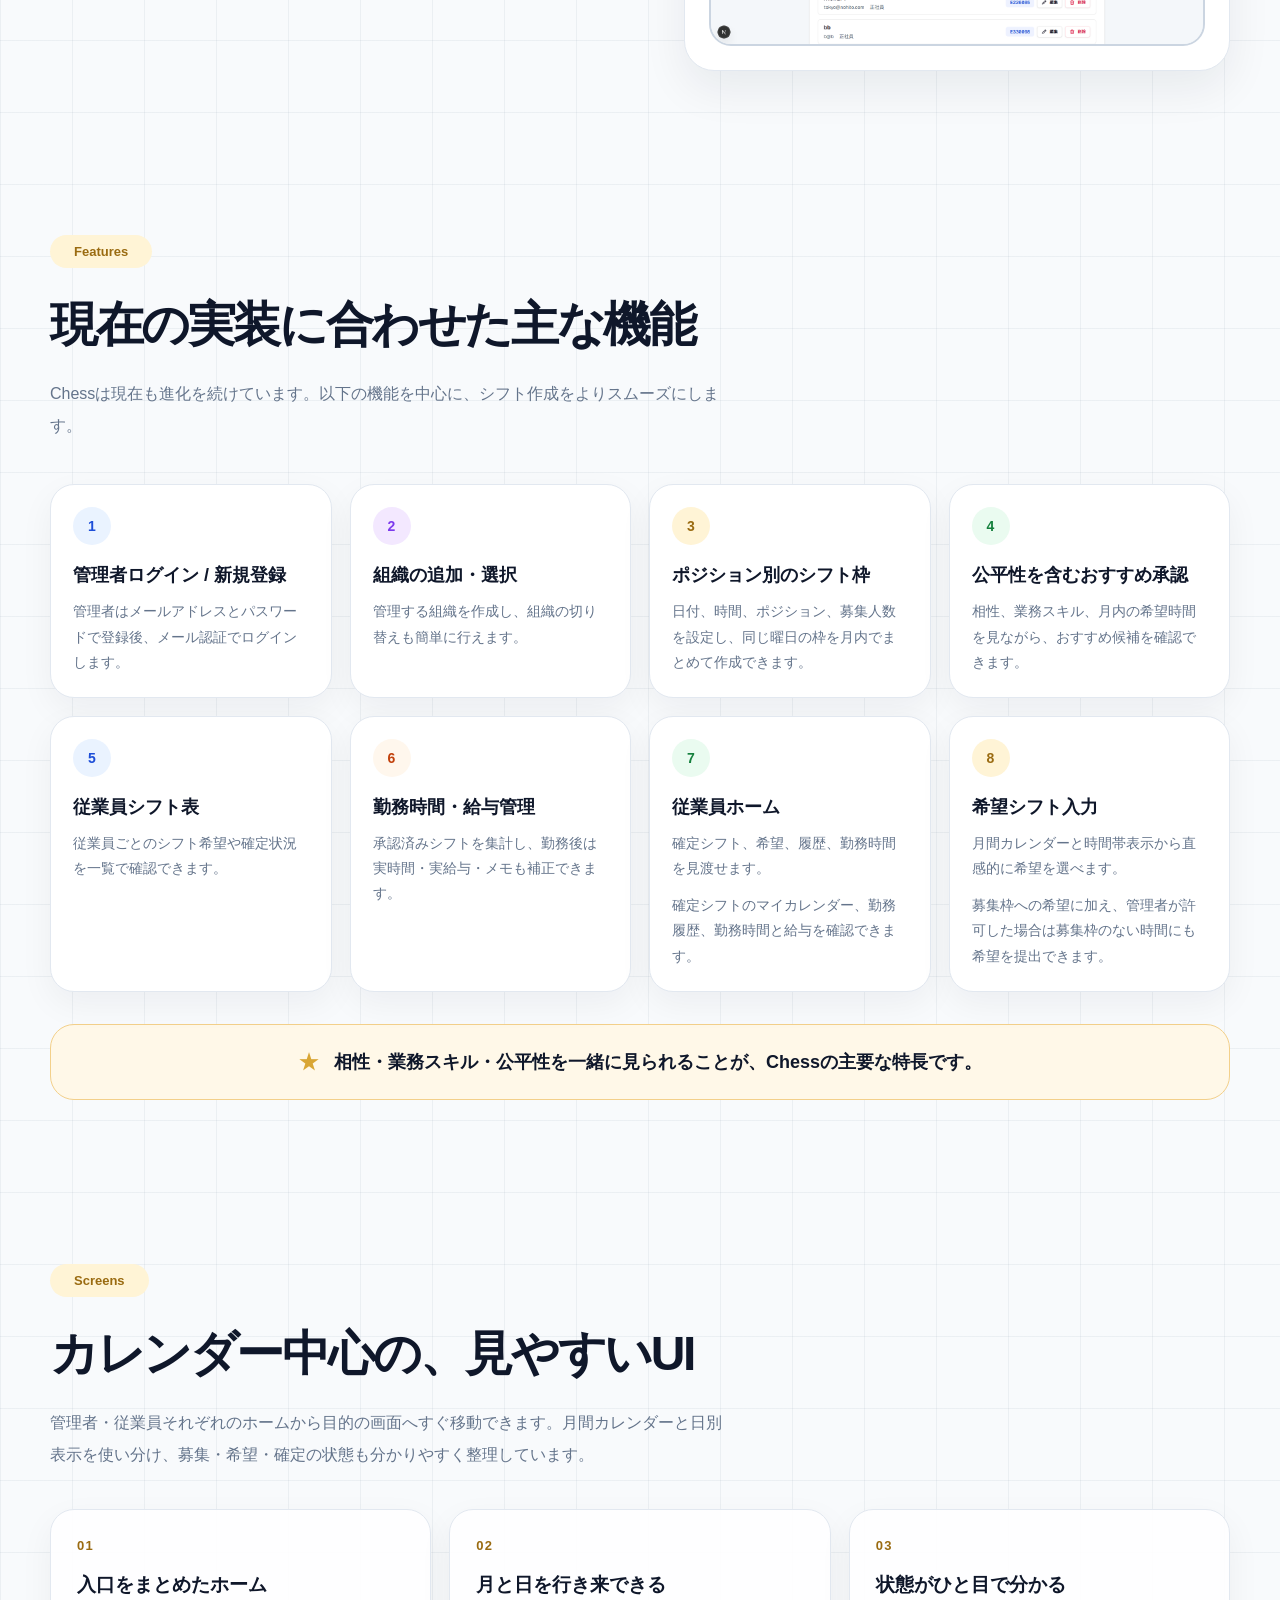
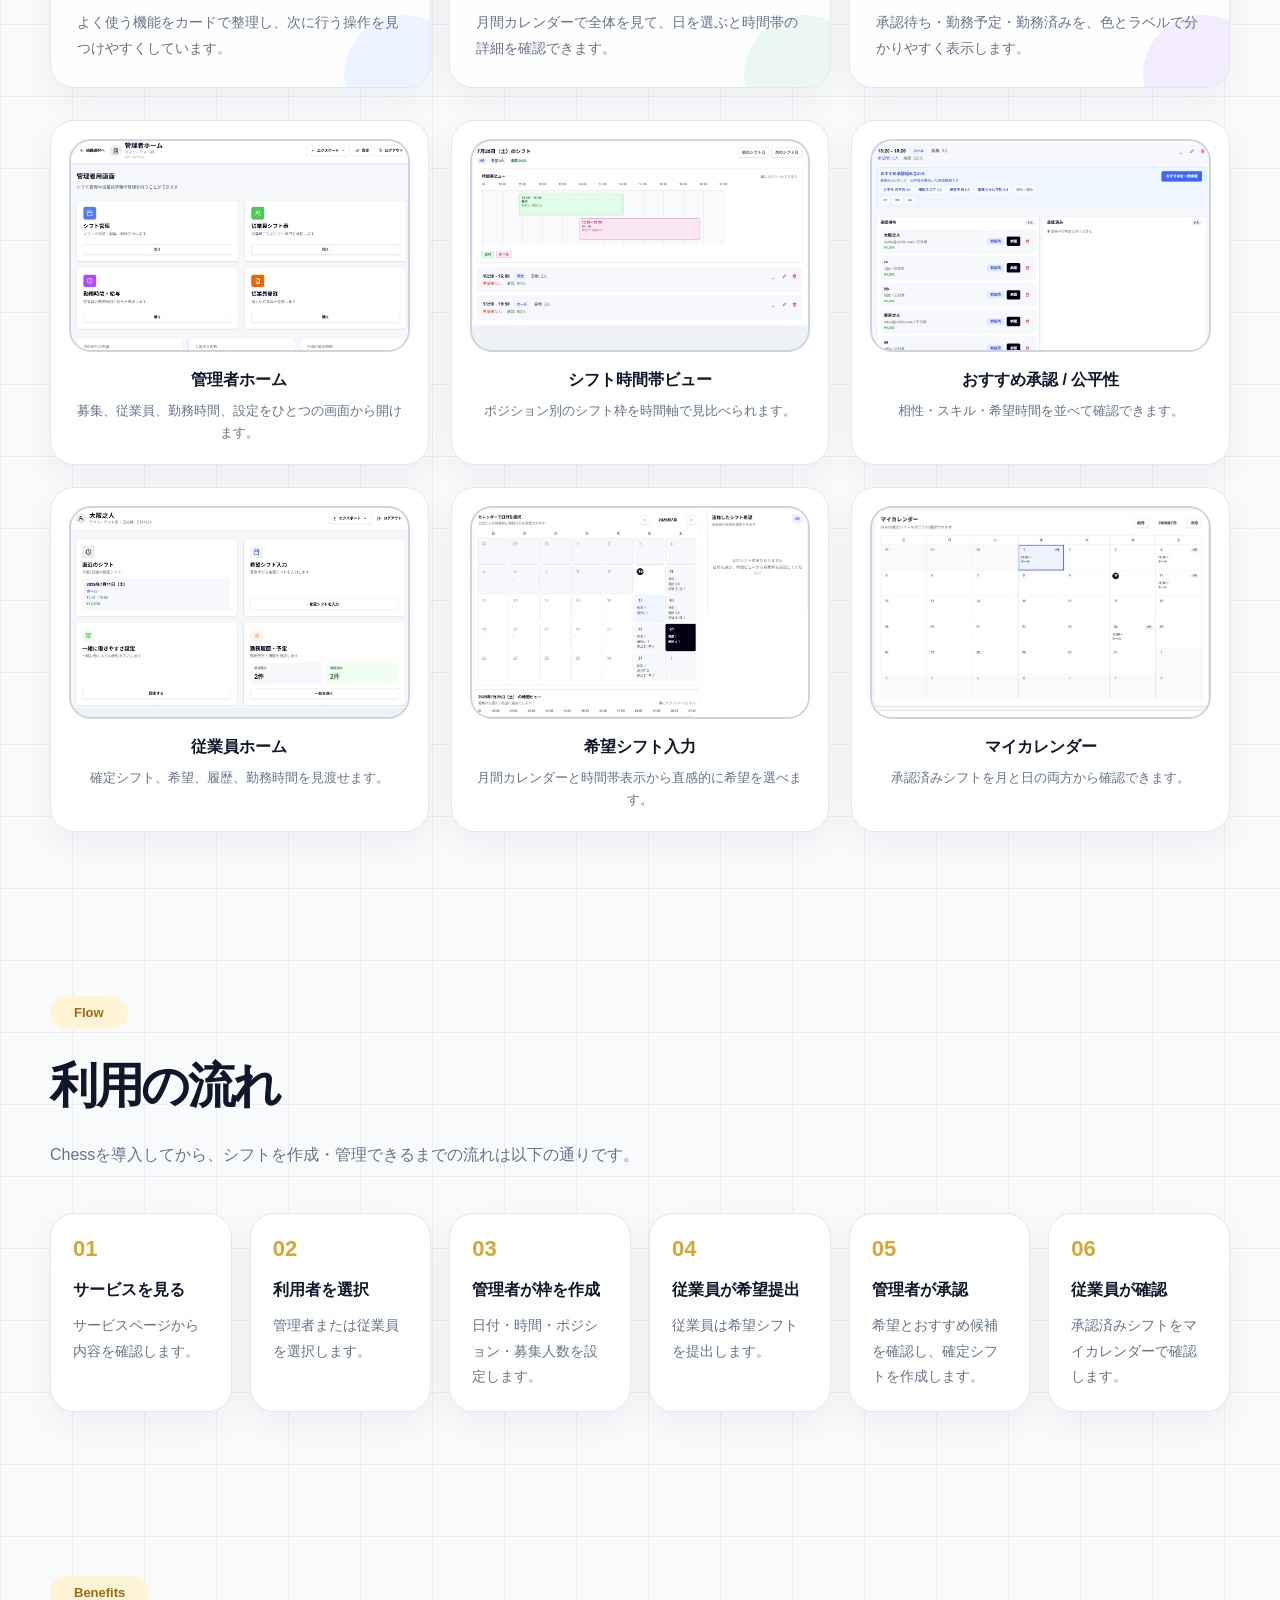
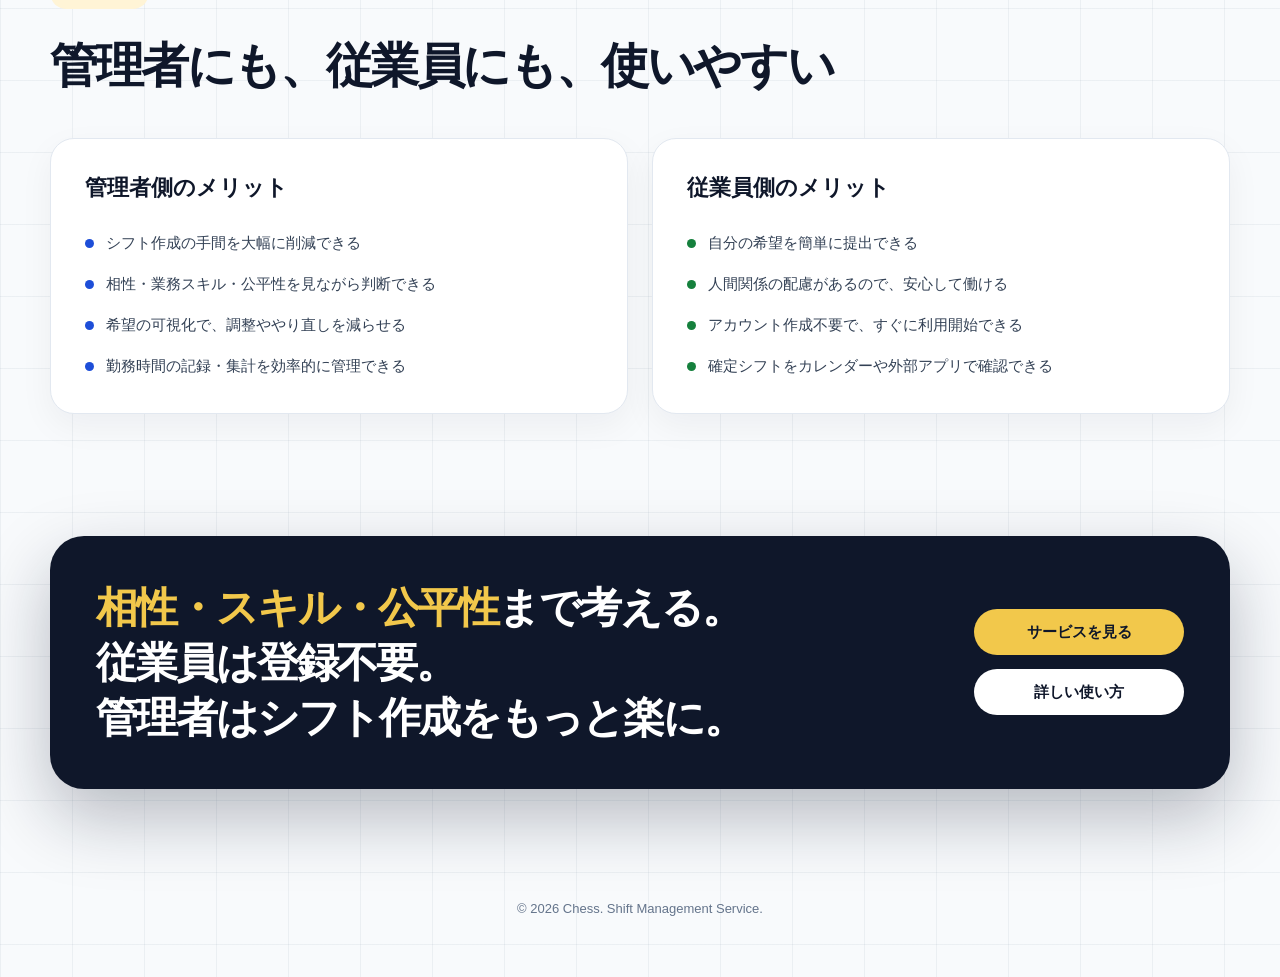
<file: legacy/index.html>
<!doctype html>
<html lang="ja">
<head>
  <meta charset="utf-8" />
  <meta name="viewport" content="width=device-width, initial-scale=1" />
  <meta name="robots" content="noindex, nofollow" />
  <meta name="description" content="Chessは、相性・業務スキル・公平性を考慮して、管理者のシフト作成を支援するWebサービスです。従業員はアカウント作成不要で希望シフトを提出できます。" />
  <title>Chess | 相性・業務スキル・公平性を考えるシフト管理サービス</title>
  <link rel="stylesheet" href="./style.css" />
</head>

<body>
  <header class="site-header">
    <div class="header-inner">
      <a class="brand" href="#top" aria-label="Chess トップへ">
        <img class="brand-logo" src="../assets/screenshots/blIAaSTQdn9rzX81781509686_1781509855.png" alt="Chess ロゴ" />
        <span class="brand-main">Chess</span>
        <span class="brand-sub">SHIFT MANAGEMENT</span>
      </a>

      <button class="menu-button" type="button" aria-label="メニューを開く" aria-expanded="false" aria-controls="site-nav">
        <span></span>
        <span></span>
      </button>

      <nav id="site-nav" class="site-nav">
        <a href="#problem">課題</a>
        <a href="#main-feature">強み</a>
        <a href="#features">機能</a>
        <a href="#screens">見やすいUI</a>
        <a href="#flow">使い方</a>
        <a class="nav-button primary" href="https://chess-nine-xi.vercel.app/">サービスを見る</a>
        <a class="nav-button secondary" href="../guide.html">詳しい使い方</a>
      </nav>
    </div>
  </header>

  <main id="top">
    <section class="hero section">
      <div class="container hero-grid">
        <div class="hero-copy">
          <p class="section-label">Top</p>
          <h1 class="hero-title">
            <span class="headline-line">シフト作成を、</span>
            <span class="headline-line headline-line-indent">もっとかんたんに。</span>
            <span class="headline-line hero-title-accent">相性、業務スキル、</span>
            <span class="headline-line hero-title-accent headline-line-indent">公平性まで考える。</span>
          </h1>
          <p class="lead">
            Chessは、管理者がシフトを作成・管理できるWebサービスです。
            従業員は組織IDとメールアドレスでログインし、希望を提出できます。
            相性、業務スキル、月内の希望時間も考慮して、働きやすく偏りの少ないシフト作成をサポートします。
          </p>
          <div class="hero-actions">
            <a class="button dark" href="https://chess-nine-xi.vercel.app/">サービスを見る</a>
            <a class="button light" href="../guide.html">詳しい使い方</a>
          </div>
        </div>

        <div class="hero-visual">
          <div class="photo-card large">
            <div class="photo-placeholder">
              <img src="../assets/screenshots/current/login-select.png" alt="Chessの管理者・従業員を選ぶ利用者選択画面" />
            </div>
          </div>
          <div class="hero-tags">
            <span>管理者</span>
            <span>従業員</span>
            <span>相性・スキル</span>
            <span>公平性を考慮</span>
          </div>
        </div>
      </div>
    </section>

    <section id="problem" class="section">
      <div class="container problem-grid">
        <div>
          <p class="section-label">Problem</p>
          <h2>
            シフト作成は、<br />
            人数合わせだけではなく<br />
            人間関係の調整も難しい。
          </h2>
          <p class="section-text">
            勤務できる日を集めるだけでも大変ですが、実際の現場では
            「誰と一緒に入りたいか・入りたくないか」など、人間関係の配慮が必要です。
            これらを踏まえたシフト作成は、時間も手間もかかってしまいます。
          </p>
        </div>

        <div class="quote-card">
          <span class="quote-mark">“</span>
          <p class="quote-main">
            この人とは少し入りづらい。<br />
            でも、直接は言いにくい。
          </p>
          <p class="quote-text">
            Chessは、こうした想いもシステム上で扱い、
            管理者が配慮しやすい形に整理します。
          </p>
        </div>
      </div>

    </section>

    <section id="main-feature" class="section">
      <div class="container feature-grid">
        <div>
          <p class="section-label">Main Feature</p>
          <h2>働きやすさと公平性を考えたシフト作成</h2>
          <p class="section-text">
            従業員が入力した「一緒に働きやすさ」、管理者が設定した業務スキル、
            さらに月内の希望時間をもとに、おすすめの承認候補を表示します。
            管理者は、チームの相性と勤務機会の偏りを見ながら最終判断できます。
          </p>
        </div>
        <div class="photo-card">
          <div class="photo-placeholder">
            <img src="../assets/screenshots/current/admin-recommendation.png" alt="相性・業務スキル・公平性を確認するおすすめ承認画面" />
          </div>
        </div>
      </div>

      <div class="container card-grid three">
        <article class="small-card">
          <span class="number amber">01</span>
          <h3>一緒に働きやすさ</h3>
          <p>従業員同士が-5から+5で入力した相性を、組み合わせの判断材料にします。</p>
        </article>
        <article class="small-card">
          <span class="number amber">02</span>
          <h3>業務スキル</h3>
          <p>管理者が登録した業務スキルを使い、現場での任せやすさも考慮します。</p>
        </article>
        <article class="small-card fairness-card">
          <span class="number amber">03</span>
          <h3>公平性スコア</h3>
          <p>月内の希望時間が少ない人を優先し、勤務機会の偏りを抑える判断を支援します。</p>
        </article>
      </div>
    </section>

    <section id="accountless" class="section">
      <div class="container feature-grid reverse">
        <div>
          <p class="section-label">Appeal</p>
          <h2>従業員はアカウント作成不要で使える</h2>
          <p class="section-text">
            従業員は自分でパスワードを作ったり、新規登録したりする必要がありません。
            管理者が登録したメールアドレスと6桁の組織IDを入力するだけで、
            すぐに希望の提出が可能です。
          </p>
        </div>
        <div class="photo-card">
          <div class="photo-placeholder">
            <img src="../assets/screenshots/current/employee-login.png" alt="従業員ログイン画面のスクリーンショット" />
          </div>
        </div>
      </div>

      <div class="container card-grid three">
        <article class="small-card">
          <span class="number blue">01</span>
          <h3>管理者が従業員登録</h3>
          <p>名前・メールアドレス・雇用形態を登録します。</p>
        </article>
        <article class="small-card">
          <span class="number green">02</span>
          <h3>従業員がログイン</h3>
          <p>6桁の組織IDと、管理者が登録したメールアドレスを入力します。</p>
        </article>
        <article class="small-card">
          <span class="number amber">03</span>
          <h3>すぐ希望提出へ</h3>
          <p>別途パスワード登録なしで、希望シフト入力へ進めます。</p>
        </article>
      </div>
    </section>

    <section id="skill-feature" class="section">
      <div class="container feature-grid">
        <div>
          <p class="section-label">Skill</p>
          <h2>業務スキルも判断材料に</h2>
          <p class="section-text">
            管理者が従業員ごとの業務スキルを数値で評価し、その結果をシフト作成に反映する機能。
            相性だけに偏らず、業務上の任せやすさも確認しながら、より安定したシフトを組めるのが特徴です。
          </p>
        </div>
        <div class="photo-card">
          <div class="photo-placeholder">
            <img src="../assets/screenshots/current/employee-registration.png" alt="従業員の基本情報と業務スキルを登録する画面" />
          </div>
        </div>
      </div>
    </section>

    <section id="features" class="section">
      <div class="container">
        <p class="section-label">Features</p>
        <h2>現在の実装に合わせた主な機能</h2>
        <p class="section-text">
          Chessは現在も進化を続けています。以下の機能を中心に、シフト作成をよりスムーズにします。
        </p>

        <div class="feature-list">
          <article class="feature-card">
            <span class="number blue">1</span>
            <h3>管理者ログイン / 新規登録</h3>
            <p>管理者はメールアドレスとパスワードで登録後、メール認証でログインします。</p>
          </article>
          <article class="feature-card">
            <span class="number purple">2</span>
            <h3>組織の追加・選択</h3>
            <p>管理する組織を作成し、組織の切り替えも簡単に行えます。</p>
          </article>
          <article class="feature-card">
            <span class="number amber">3</span>
            <h3>ポジション別のシフト枠</h3>
            <p>日付、時間、ポジション、募集人数を設定し、同じ曜日の枠を月内でまとめて作成できます。</p>
          </article>
          <article class="feature-card">
            <span class="number green">4</span>
            <h3>公平性を含むおすすめ承認</h3>
            <p>相性、業務スキル、月内の希望時間を見ながら、おすすめ候補を確認できます。</p>
          </article>
          <article class="feature-card">
            <span class="number blue">5</span>
            <h3>従業員シフト表</h3>
            <p>従業員ごとのシフト希望や確定状況を一覧で確認できます。</p>
          </article>
          <article class="feature-card">
            <span class="number orange">6</span>
            <h3>勤務時間・給与管理</h3>
            <p>承認済みシフトを集計し、勤務後は実時間・実給与・メモも補正できます。</p>
          </article>
          <article class="feature-card">
            <span class="number green">7</span>
            <h3>従業員ホーム</h3>
            <p>確定シフト、希望、履歴、勤務時間を見渡せます。</p>
            <p>確定シフトのマイカレンダー、勤務履歴、勤務時間と給与を確認できます。</p>
          </article>
          <article class="feature-card">
            <span class="number amber">8</span>
            <h3>希望シフト入力</h3>
            <p>月間カレンダーと時間帯表示から直感的に希望を選べます。</p>
            <p>募集枠への希望に加え、管理者が許可した場合は募集枠のない時間にも希望を提出できます。</p>
          </article>
        </div>

        <div class="highlight-box">
          <span>★</span>
          <p>相性・業務スキル・公平性を一緒に見られることが、Chessの主要な特長です。</p>
        </div>
      </div>
    </section>

    <section id="screens" class="section">
      <div class="container">
        <p class="section-label">Screens</p>
        <h2>カレンダー中心の、見やすいUI</h2>
        <p class="section-text">
          管理者・従業員それぞれのホームから目的の画面へすぐ移動できます。月間カレンダーと日別表示を使い分け、募集・希望・確定の状態も分かりやすく整理しています。
        </p>

        <div class="ui-points" aria-label="ChessのUIの特長">
          <article>
            <span>01</span>
            <h3>入口をまとめたホーム</h3>
            <p>よく使う機能をカードで整理し、次に行う操作を見つけやすくしています。</p>
          </article>
          <article>
            <span>02</span>
            <h3>月と日を行き来できる</h3>
            <p>月間カレンダーで全体を見て、日を選ぶと時間帯の詳細を確認できます。</p>
          </article>
          <article>
            <span>03</span>
            <h3>状態がひと目で分かる</h3>
            <p>承認待ち・勤務予定・勤務済みを、色とラベルで分かりやすく表示します。</p>
          </article>
        </div>
        <div class="screens-grid">
          <article class="screen-card">
            <div class="mini-photo">
              <img src="../assets/screenshots/current/admin-home.png" alt="現在の管理者ホーム画面" />
            </div>
            <h3>管理者ホーム</h3>
            <p>募集、従業員、勤務時間、設定をひとつの画面から開けます。</p>
          </article>
          <article class="screen-card">
            <div class="mini-photo">
              <img src="../assets/screenshots/current/admin-time-view.png" alt="シフト枠を時間軸で確認する管理者の時間帯ビュー" />
            </div>
            <h3>シフト時間帯ビュー</h3>
            <p>ポジション別のシフト枠を時間軸で見比べられます。</p>
          </article>
          <article class="screen-card">
            <div class="mini-photo">
              <img src="../assets/screenshots/current/admin-recommendation.png" alt="おすすめ承認と公平性スコア画面" />
            </div>
            <h3>おすすめ承認 / 公平性</h3>
            <p>相性・スキル・希望時間を並べて確認できます。</p>
          </article>
          <article class="screen-card">
            <div class="mini-photo">
              <img src="../assets/screenshots/current/employee-home.png" alt="現在の従業員ホーム画面" />
            </div>
            <h3>従業員ホーム</h3>
            <p>確定シフト、希望、履歴、勤務時間を見渡せます。</p>
          </article>
          <article class="screen-card">
            <div class="mini-photo">
              <img src="../assets/screenshots/current/employee-shift-request.png" alt="カレンダーと時間帯表示を使った希望シフト入力画面" />
            </div>
            <h3>希望シフト入力</h3>
            <p>月間カレンダーと時間帯表示から直感的に希望を選べます。</p>
          </article>
          <article class="screen-card">
            <div class="mini-photo">
              <img src="../assets/screenshots/current/employee-my-calendar.png" alt="従業員の確定シフトを表示するマイカレンダー" />
            </div>
            <h3>マイカレンダー</h3>
            <p>承認済みシフトを月と日の両方から確認できます。</p>
          </article>
        </div>
      </div>
    </section>

    <section id="flow" class="section">
      <div class="container">
        <p class="section-label">Flow</p>
        <h2>利用の流れ</h2>
        <p class="section-text">
          Chessを導入してから、シフトを作成・管理できるまでの流れは以下の通りです。
        </p>

        <div class="flow-grid">
          <article class="flow-card">
            <span>01</span>
            <h3>サービスを見る</h3>
            <p>サービスページから内容を確認します。</p>
          </article>
          <article class="flow-card">
            <span>02</span>
            <h3>利用者を選択</h3>
            <p>管理者または従業員を選択します。</p>
          </article>
          <article class="flow-card">
            <span>03</span>
            <h3>管理者が枠を作成</h3>
            <p>日付・時間・ポジション・募集人数を設定します。</p>
          </article>
          <article class="flow-card">
            <span>04</span>
            <h3>従業員が希望提出</h3>
            <p>従業員は希望シフトを提出します。</p>
          </article>
          <article class="flow-card">
            <span>05</span>
            <h3>管理者が承認</h3>
            <p>希望とおすすめ候補を確認し、確定シフトを作成します。</p>
          </article>
          <article class="flow-card">
            <span>06</span>
            <h3>従業員が確認</h3>
            <p>承認済みシフトをマイカレンダーで確認します。</p>
          </article>
        </div>
      </div>
    </section>

    <section id="benefits" class="section">
      <div class="container">
        <p class="section-label">Benefits</p>
        <h2>管理者にも、従業員にも、使いやすい</h2>

        <div class="benefits-grid">
          <article class="benefit-card">
            <h3>管理者側のメリット</h3>
            <ul>
              <li>シフト作成の手間を大幅に削減できる</li>
              <li>相性・業務スキル・公平性を見ながら判断できる</li>
              <li>希望の可視化で、調整ややり直しを減らせる</li>
              <li>勤務時間の記録・集計を効率的に管理できる</li>
            </ul>
          </article>
          <article class="benefit-card">
            <h3>従業員側のメリット</h3>
            <ul>
              <li>自分の希望を簡単に提出できる</li>
              <li>人間関係の配慮があるので、安心して働ける</li>
              <li>アカウント作成不要で、すぐに利用開始できる</li>
              <li>確定シフトをカレンダーや外部アプリで確認できる</li>
            </ul>
          </article>
        </div>
      </div>
    </section>

    <section class="section cta-section">
      <div class="container">
        <div class="cta-card">
          <div>
            <h2>
              <span class="cta-heading-line"><strong>相性・スキル・公平性</strong>まで考える。</span>
              <span class="cta-heading-line">従業員は登録不要。</span>
              <span class="cta-heading-line">管理者はシフト作成をもっと楽に。</span>
            </h2>
          </div>
          <div class="cta-actions">
            <a class="button gold" href="https://chess-nine-xi.vercel.app/">サービスを見る</a>
            <a class="button white" href="../guide.html">詳しい使い方</a>
          </div>
        </div>
      </div>
    </section>
  </main>

  <footer class="site-footer">
    <p>© <span id="year"></span> Chess. Shift Management Service.</p>
  </footer>

  <script src="./script.js"></script>
</body>
</html>
</file>
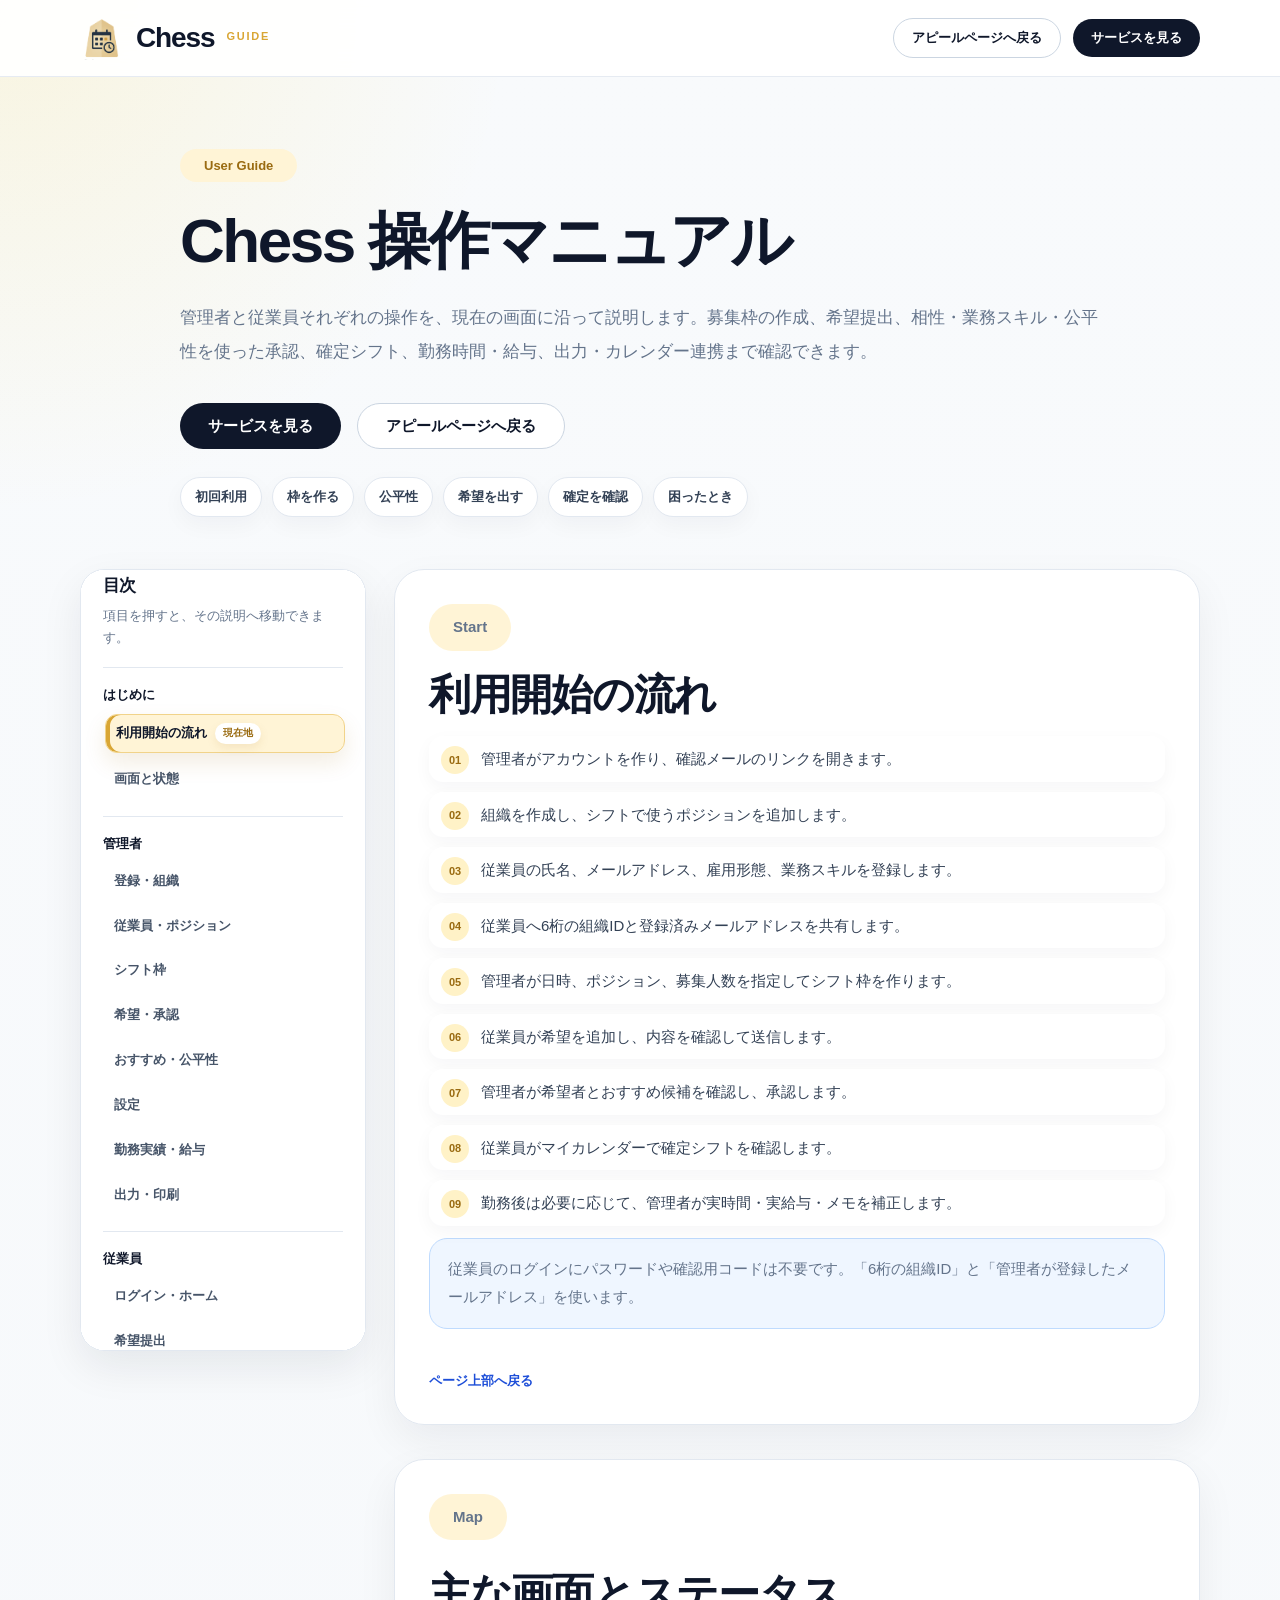
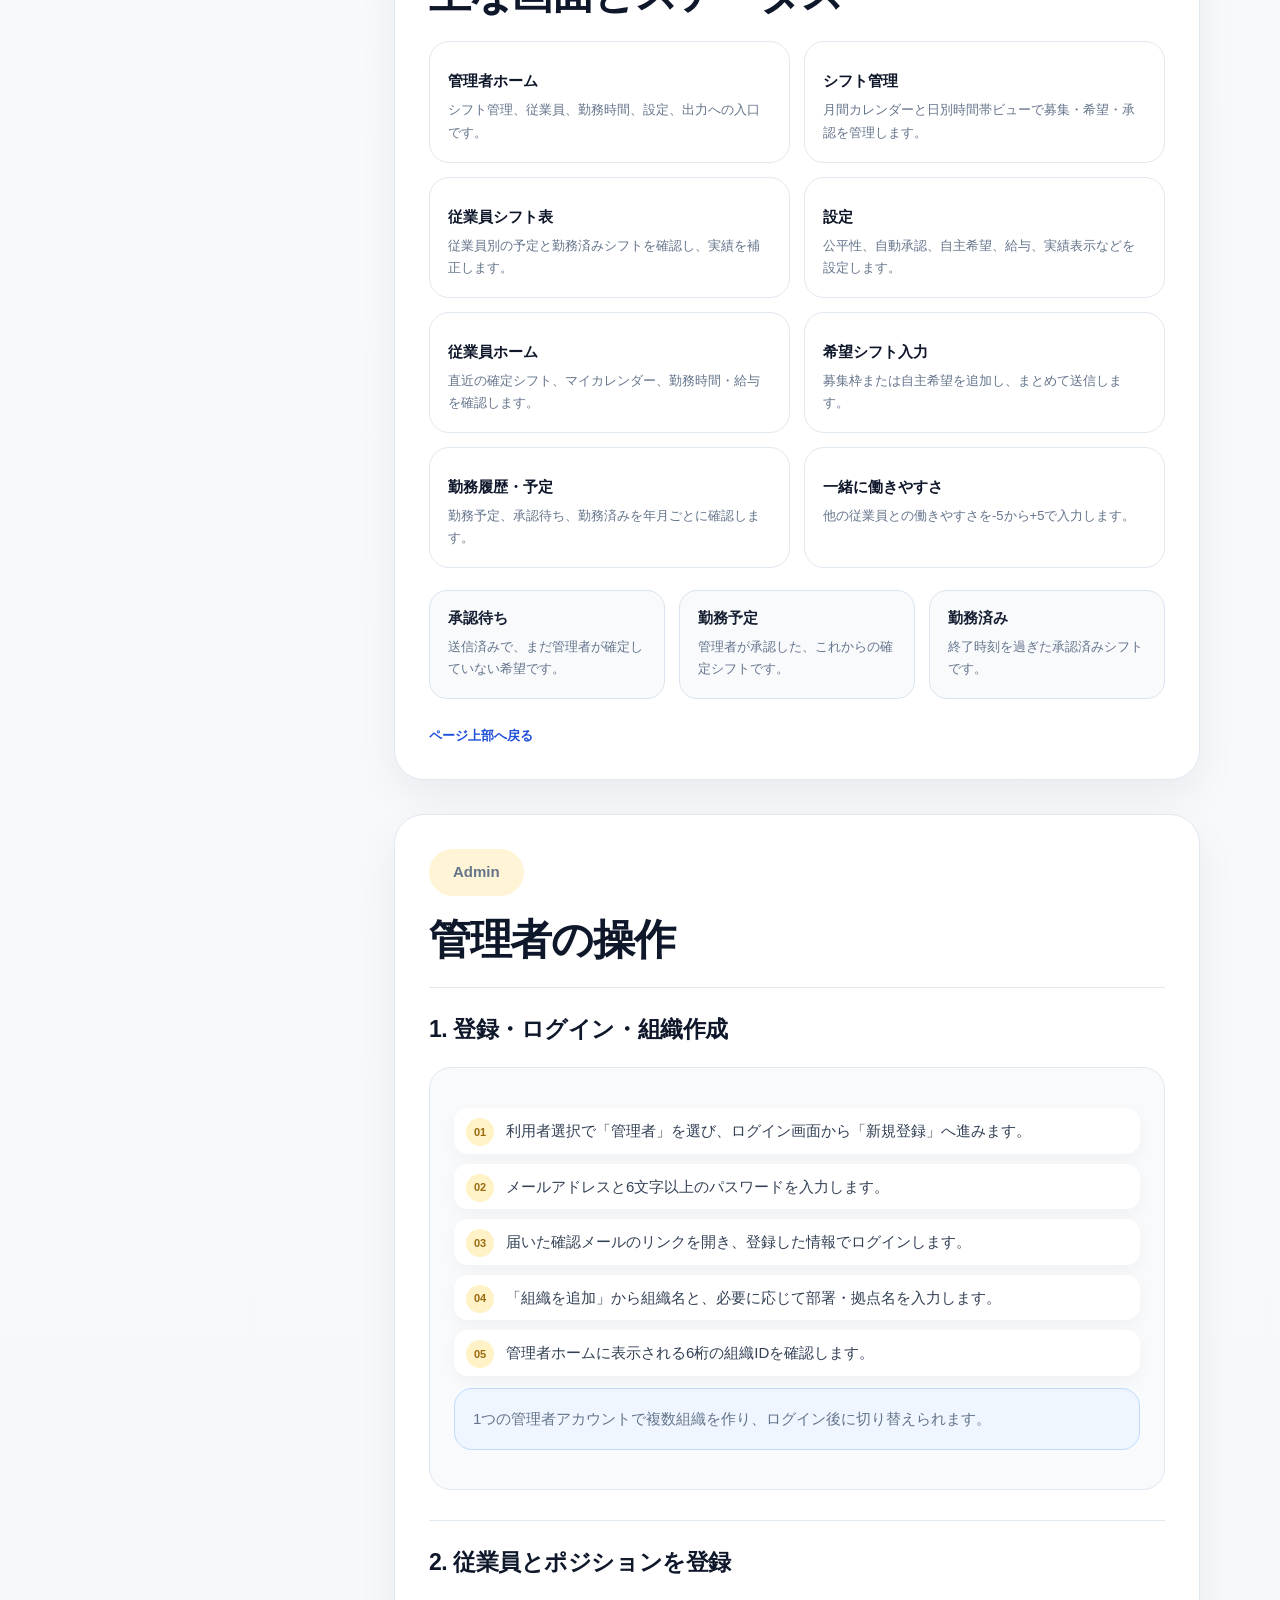
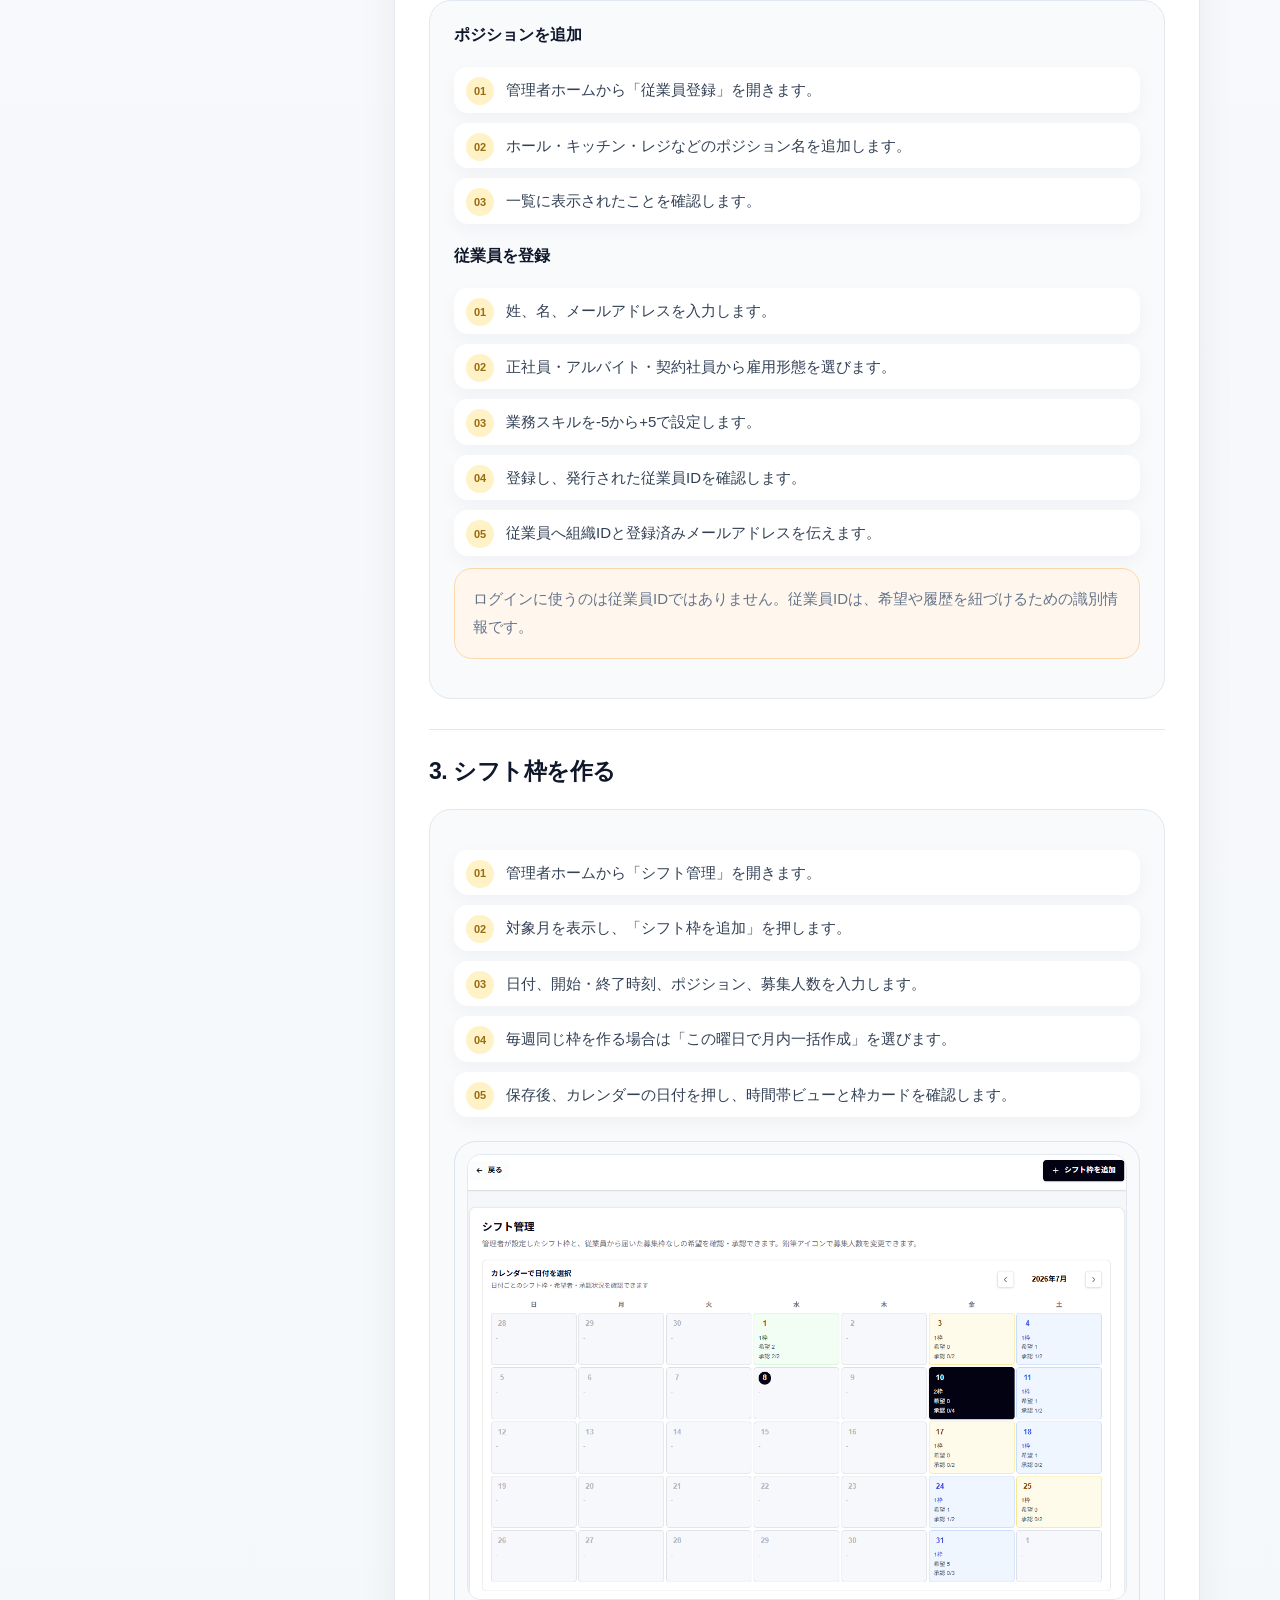
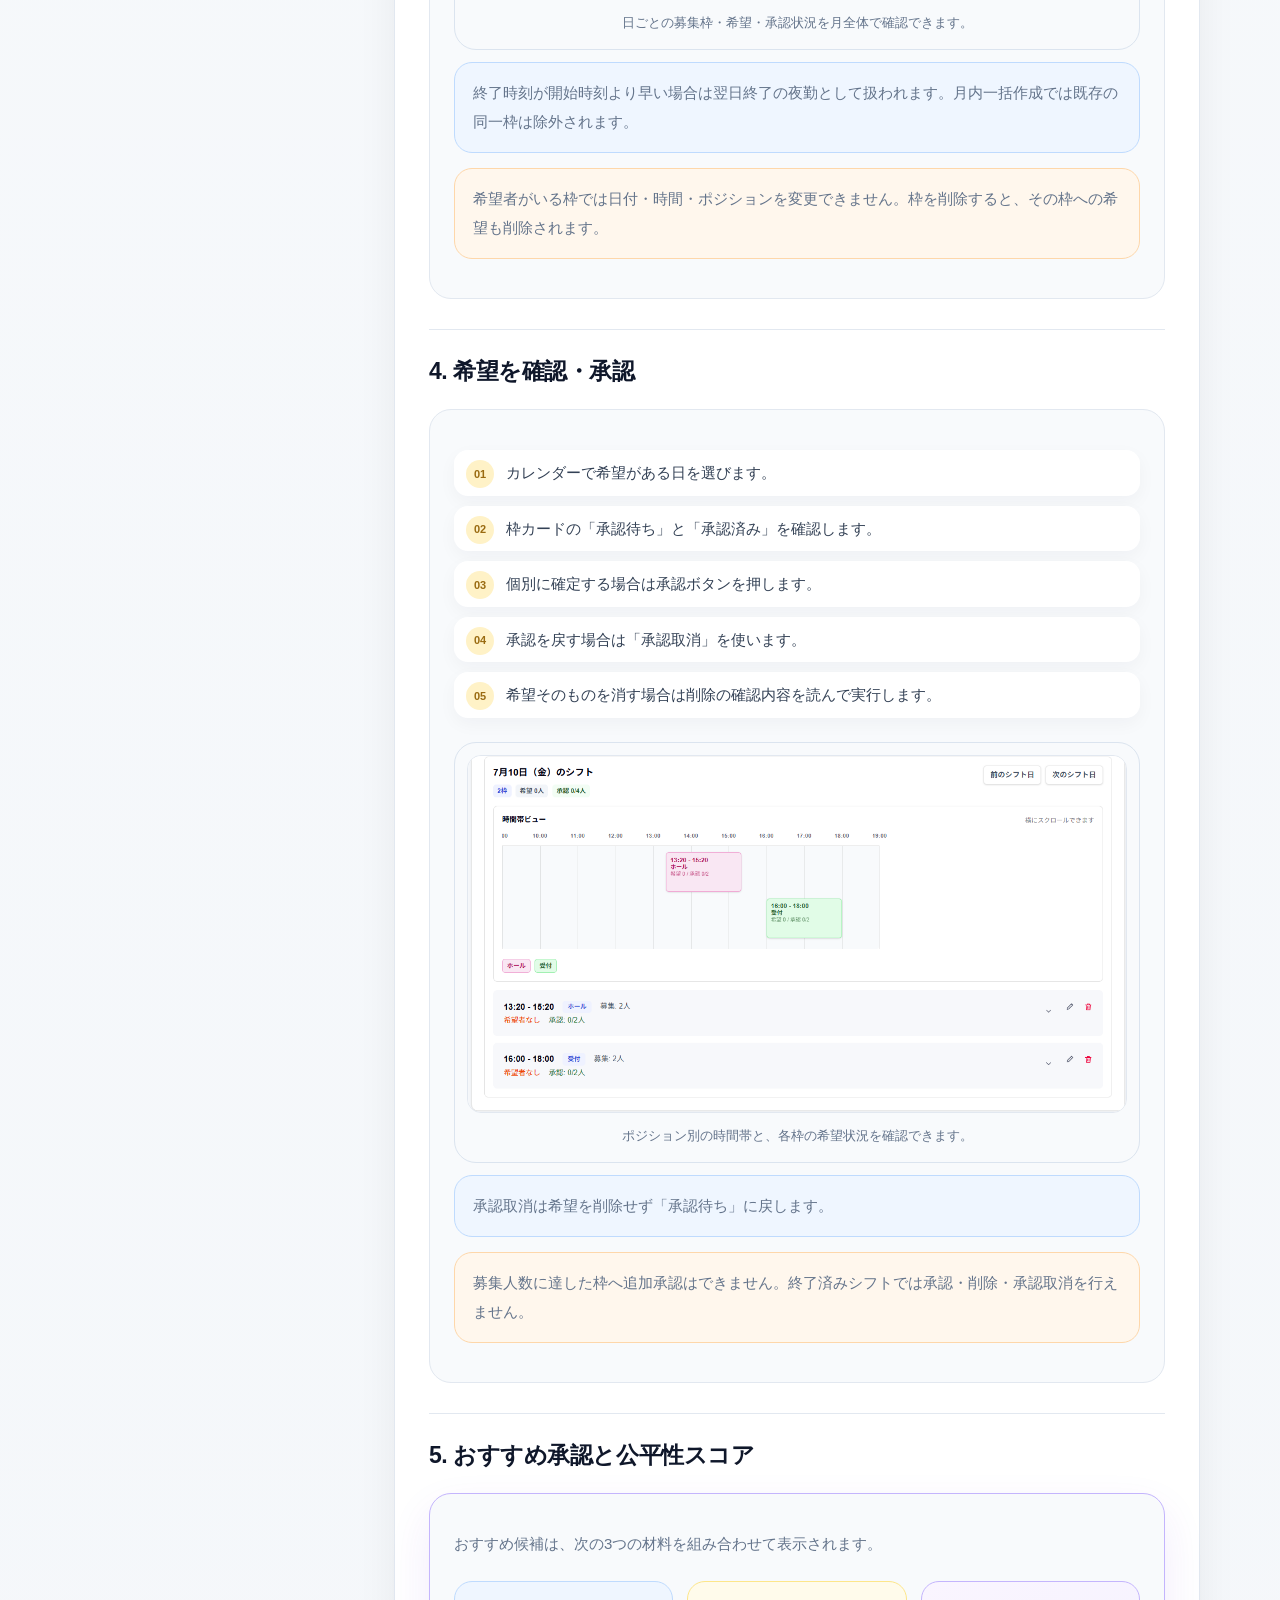
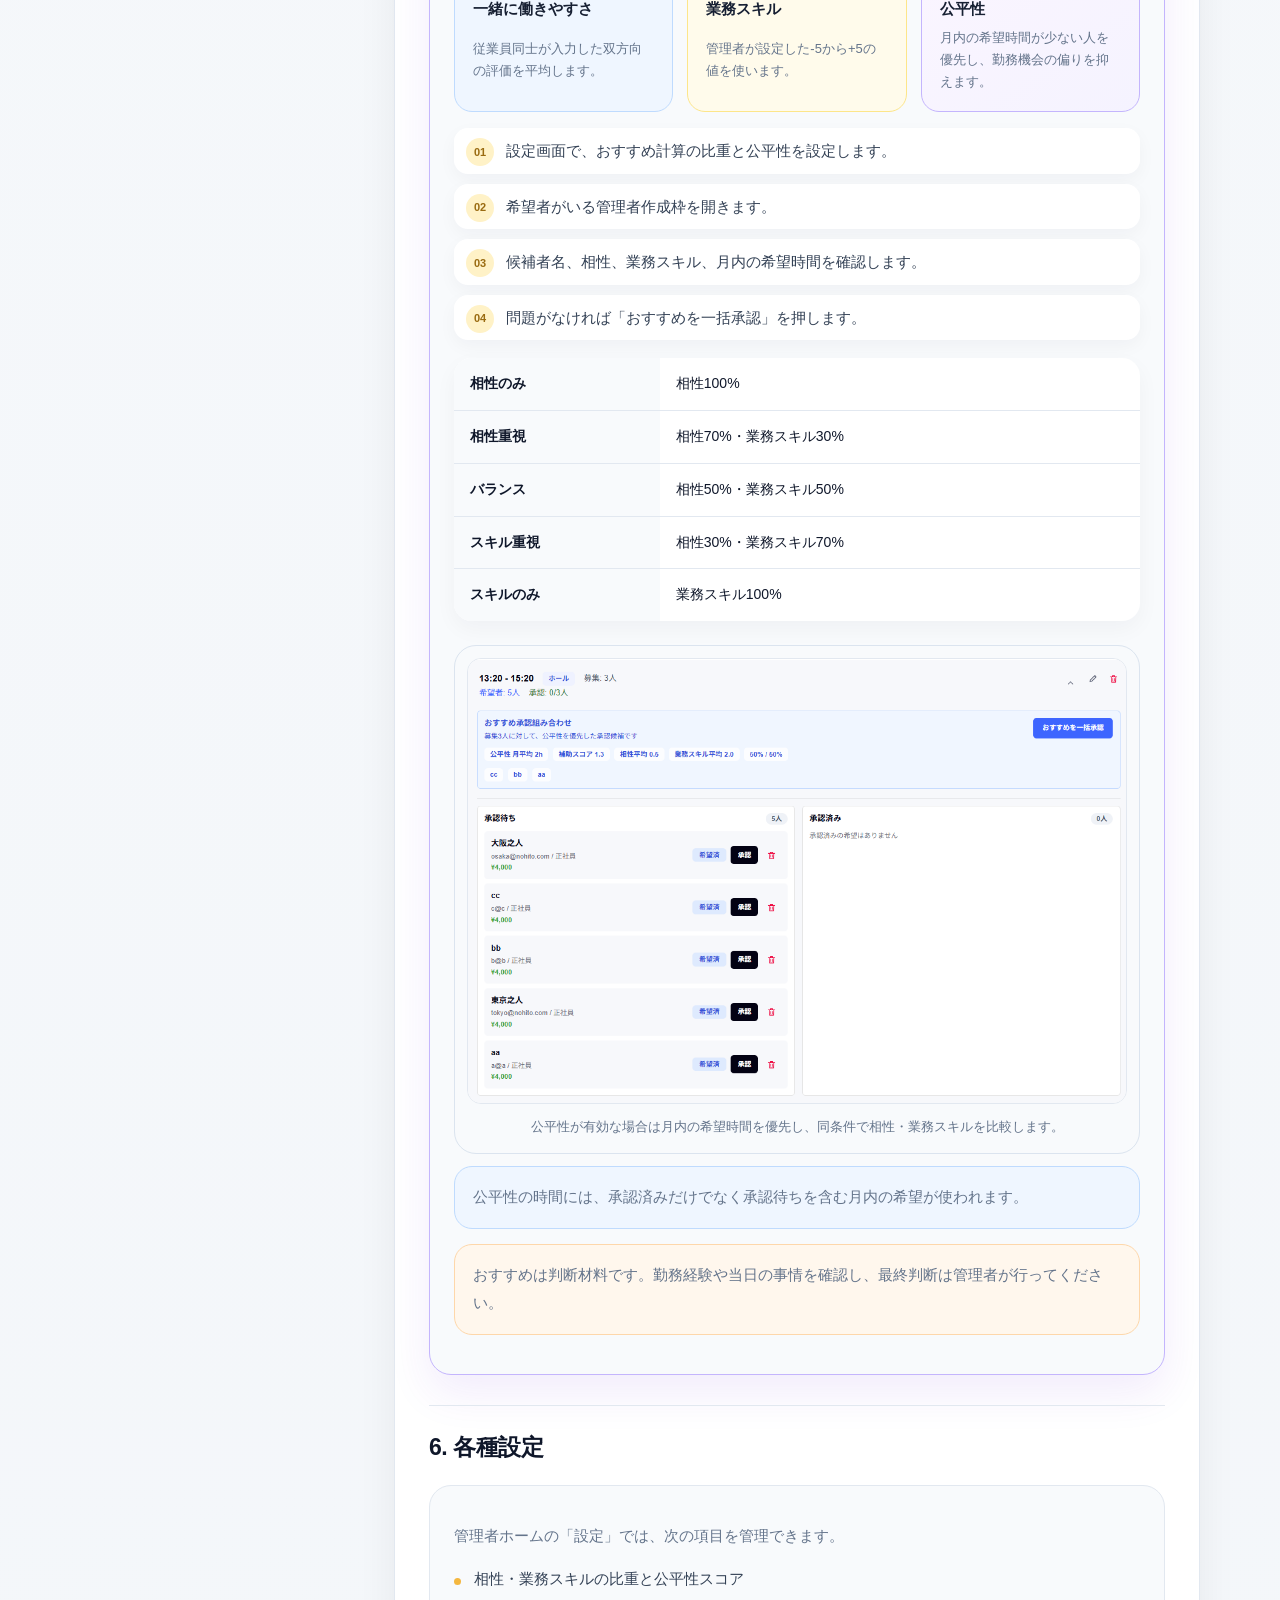
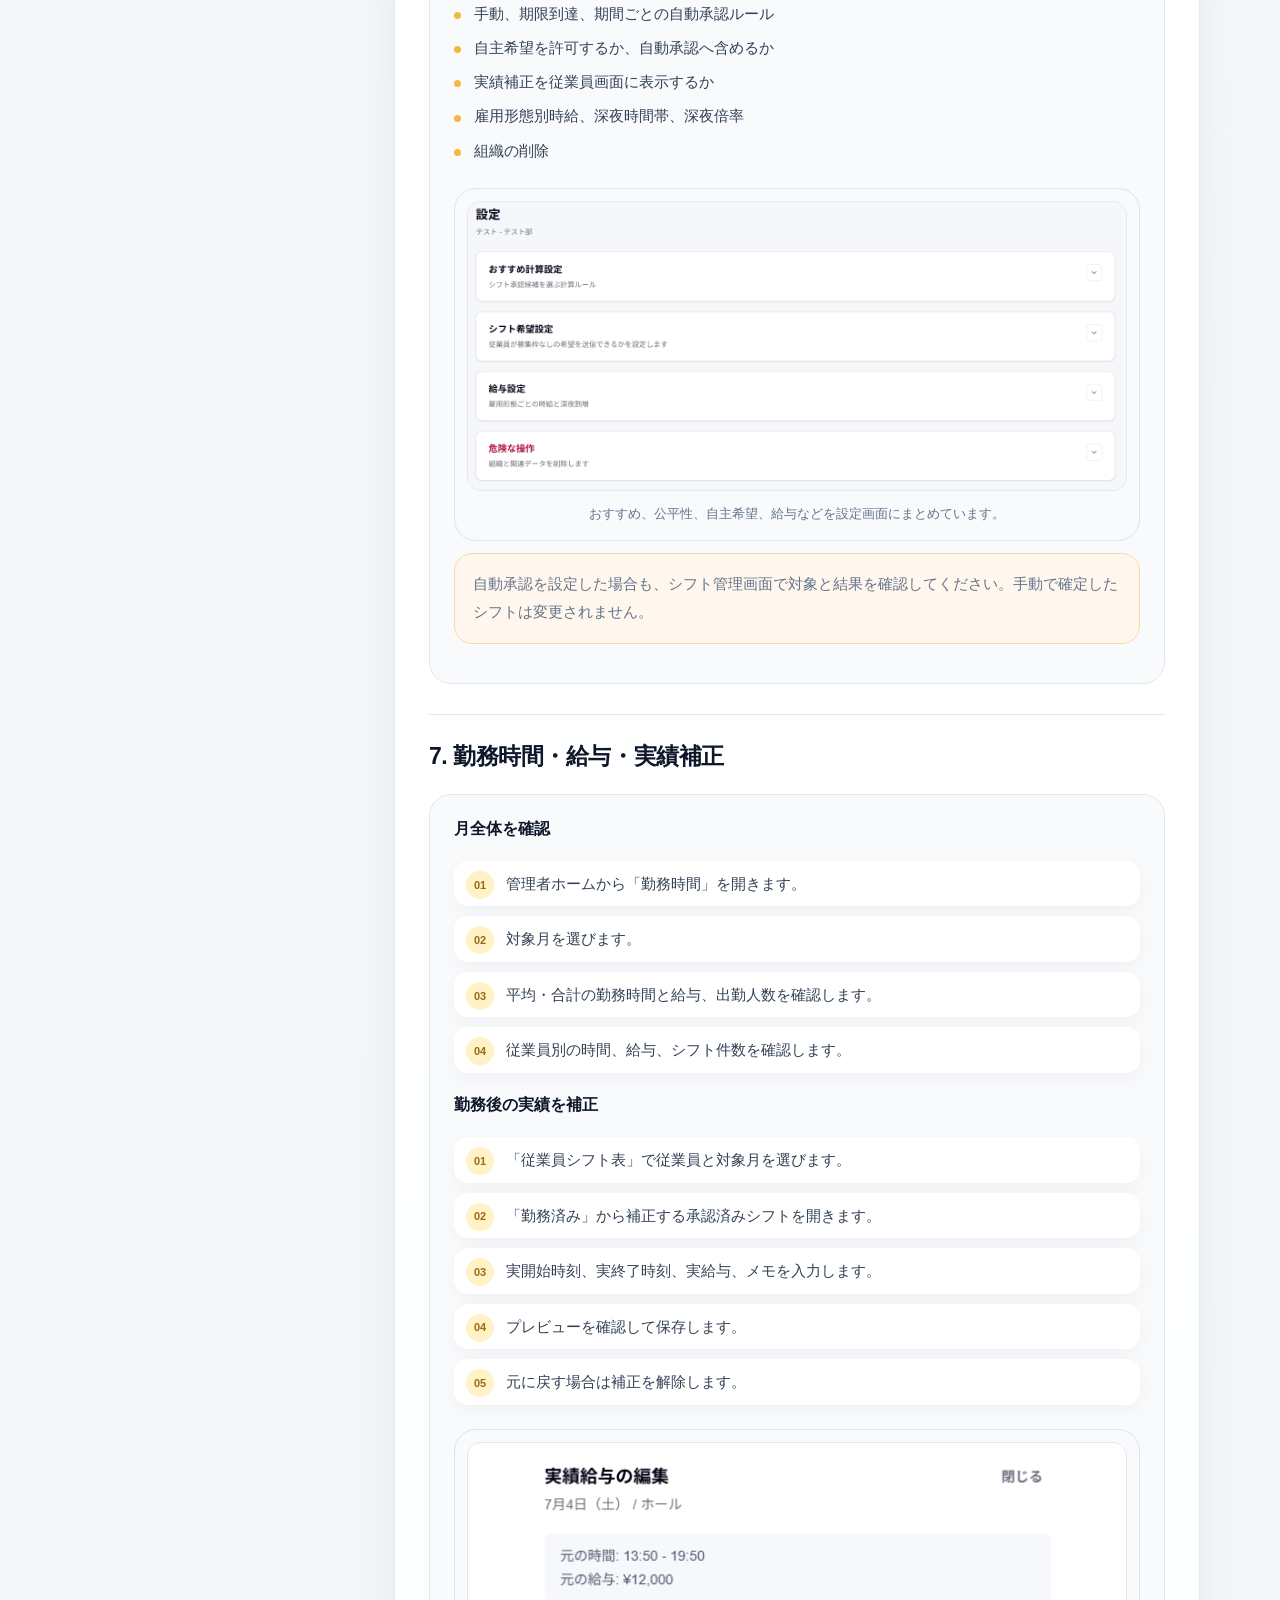
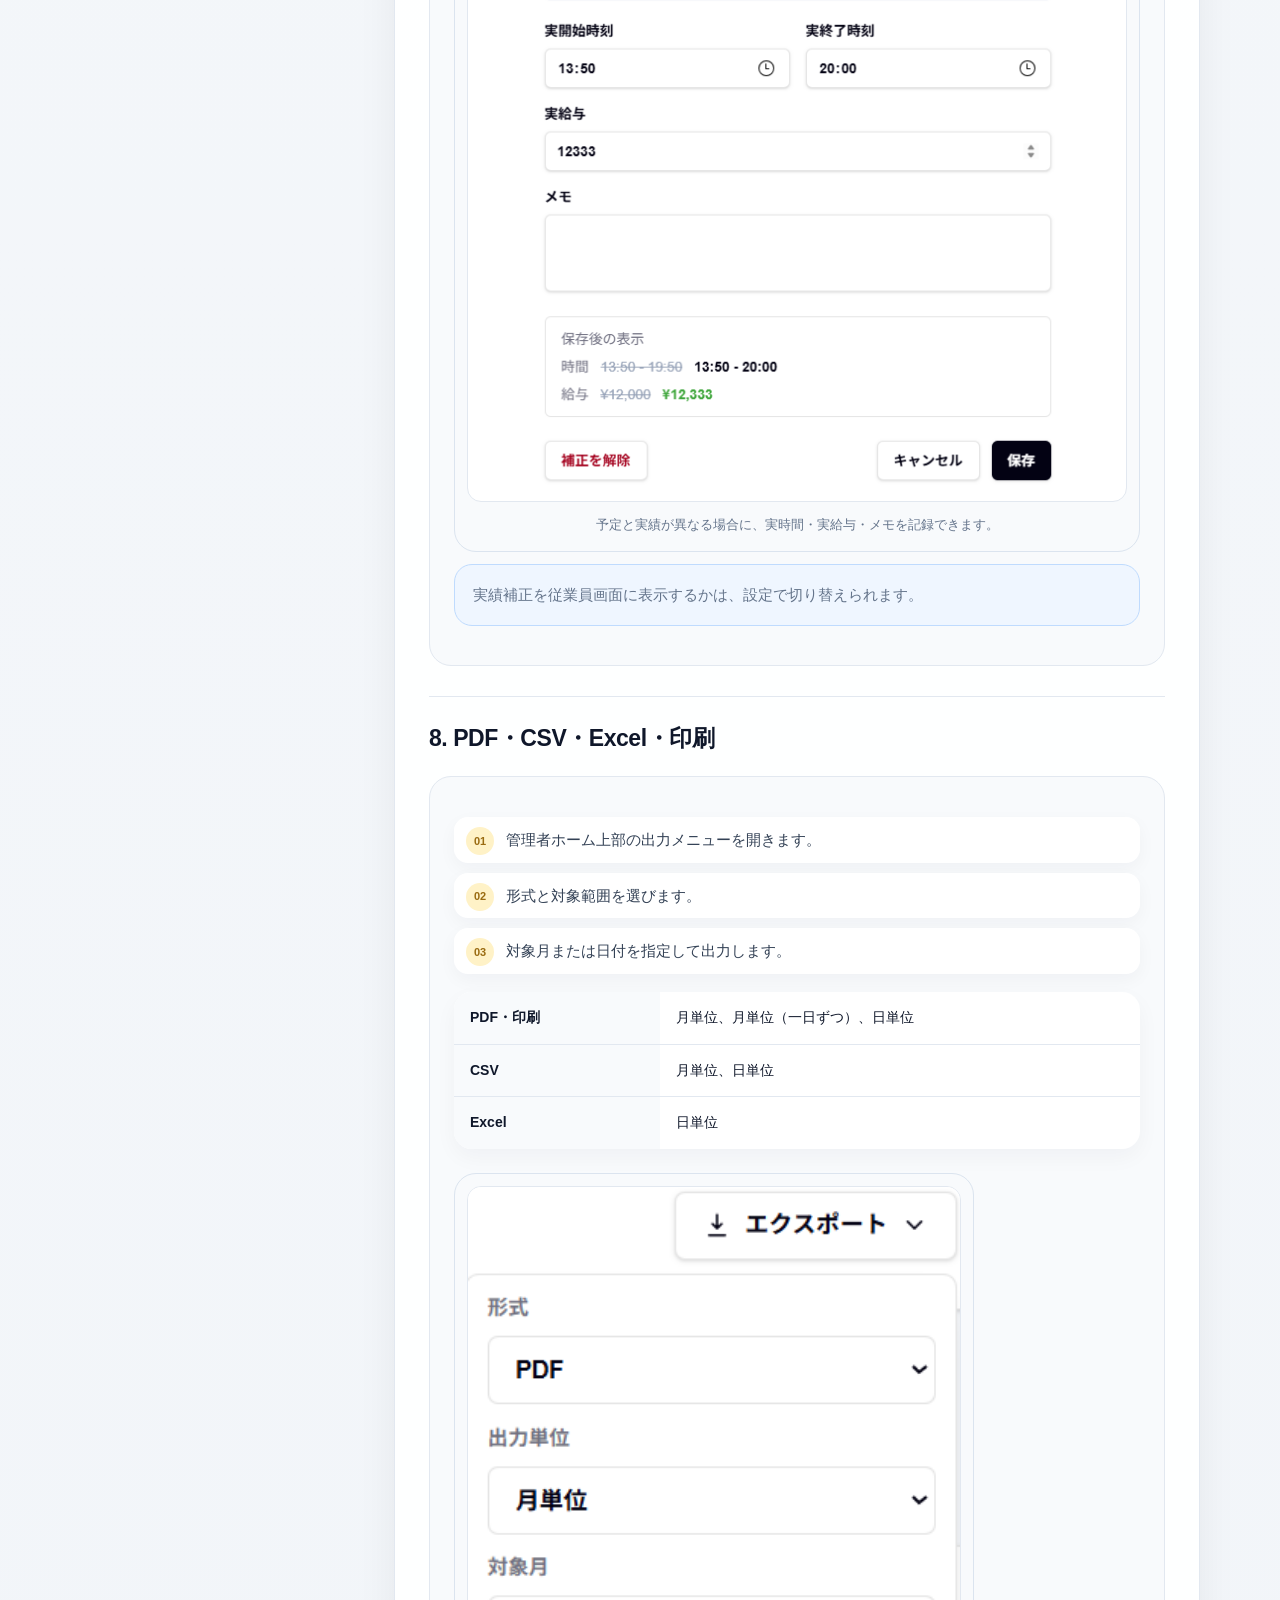
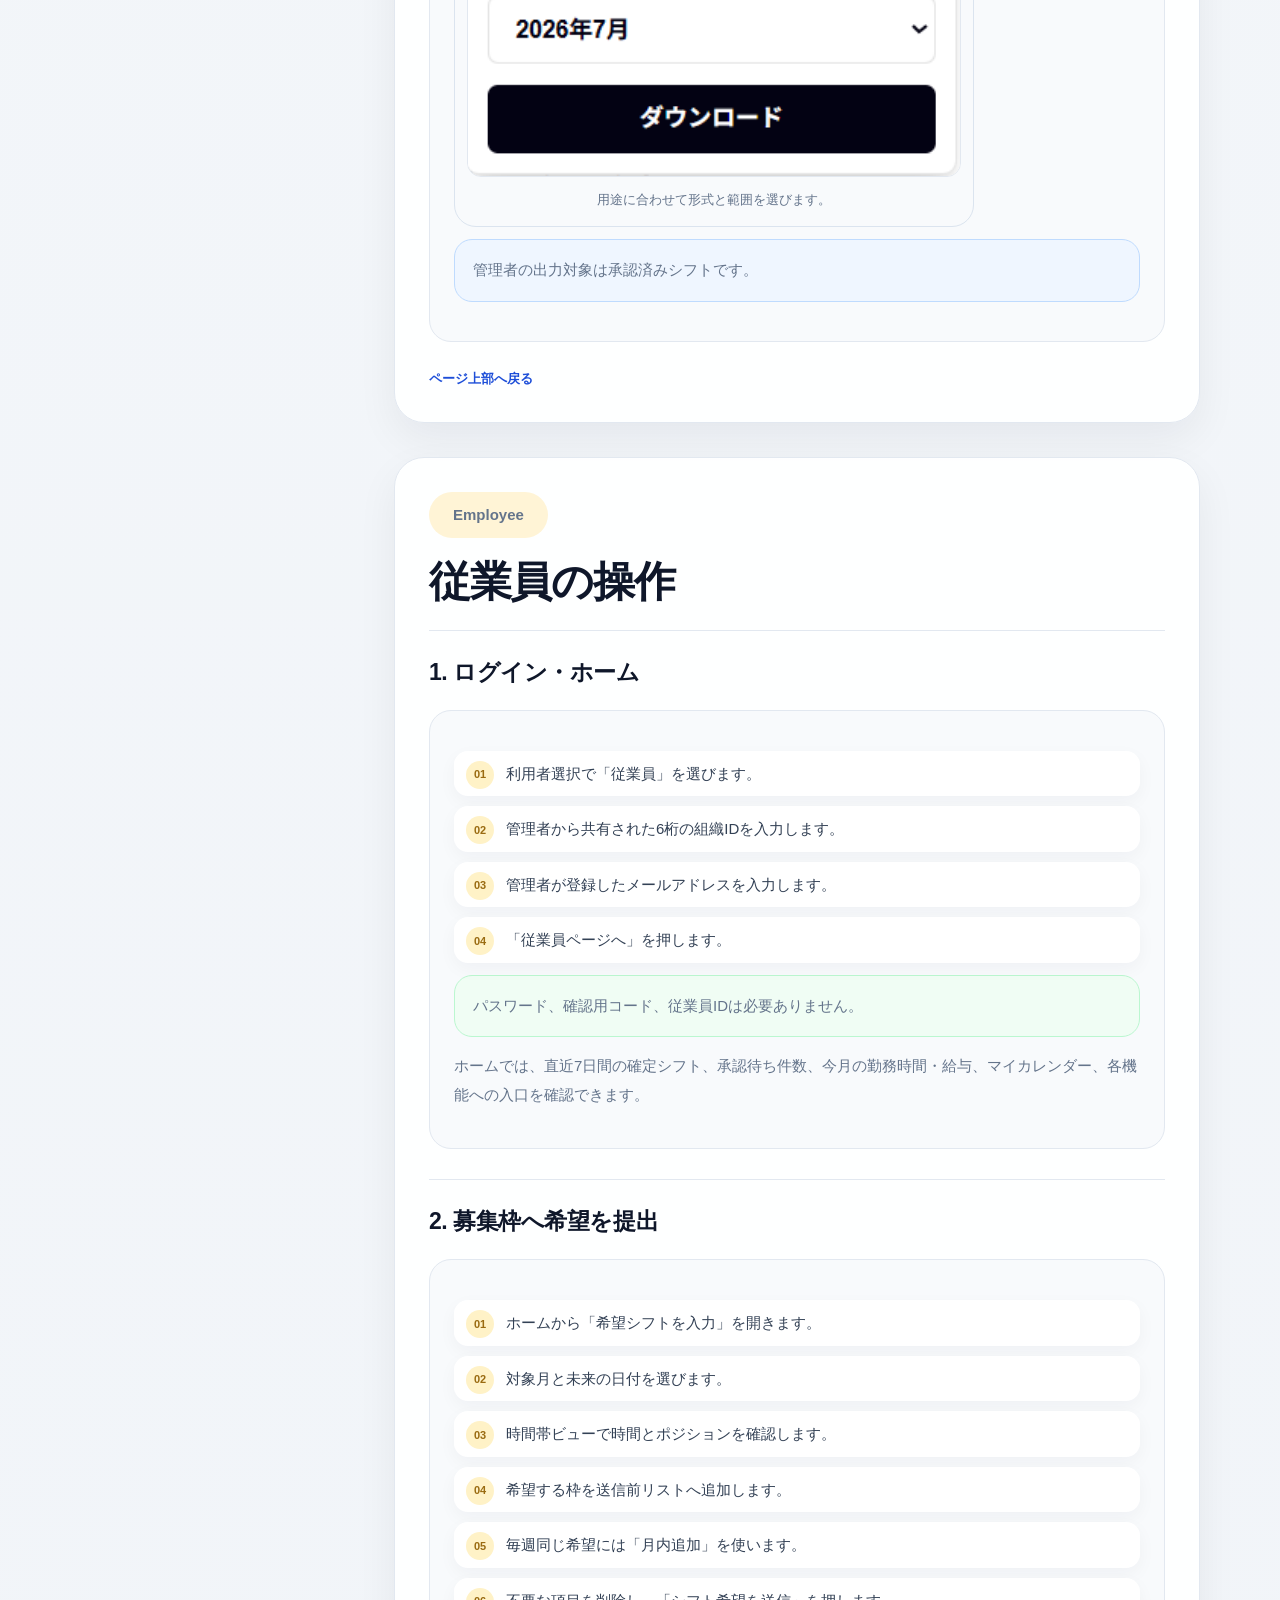
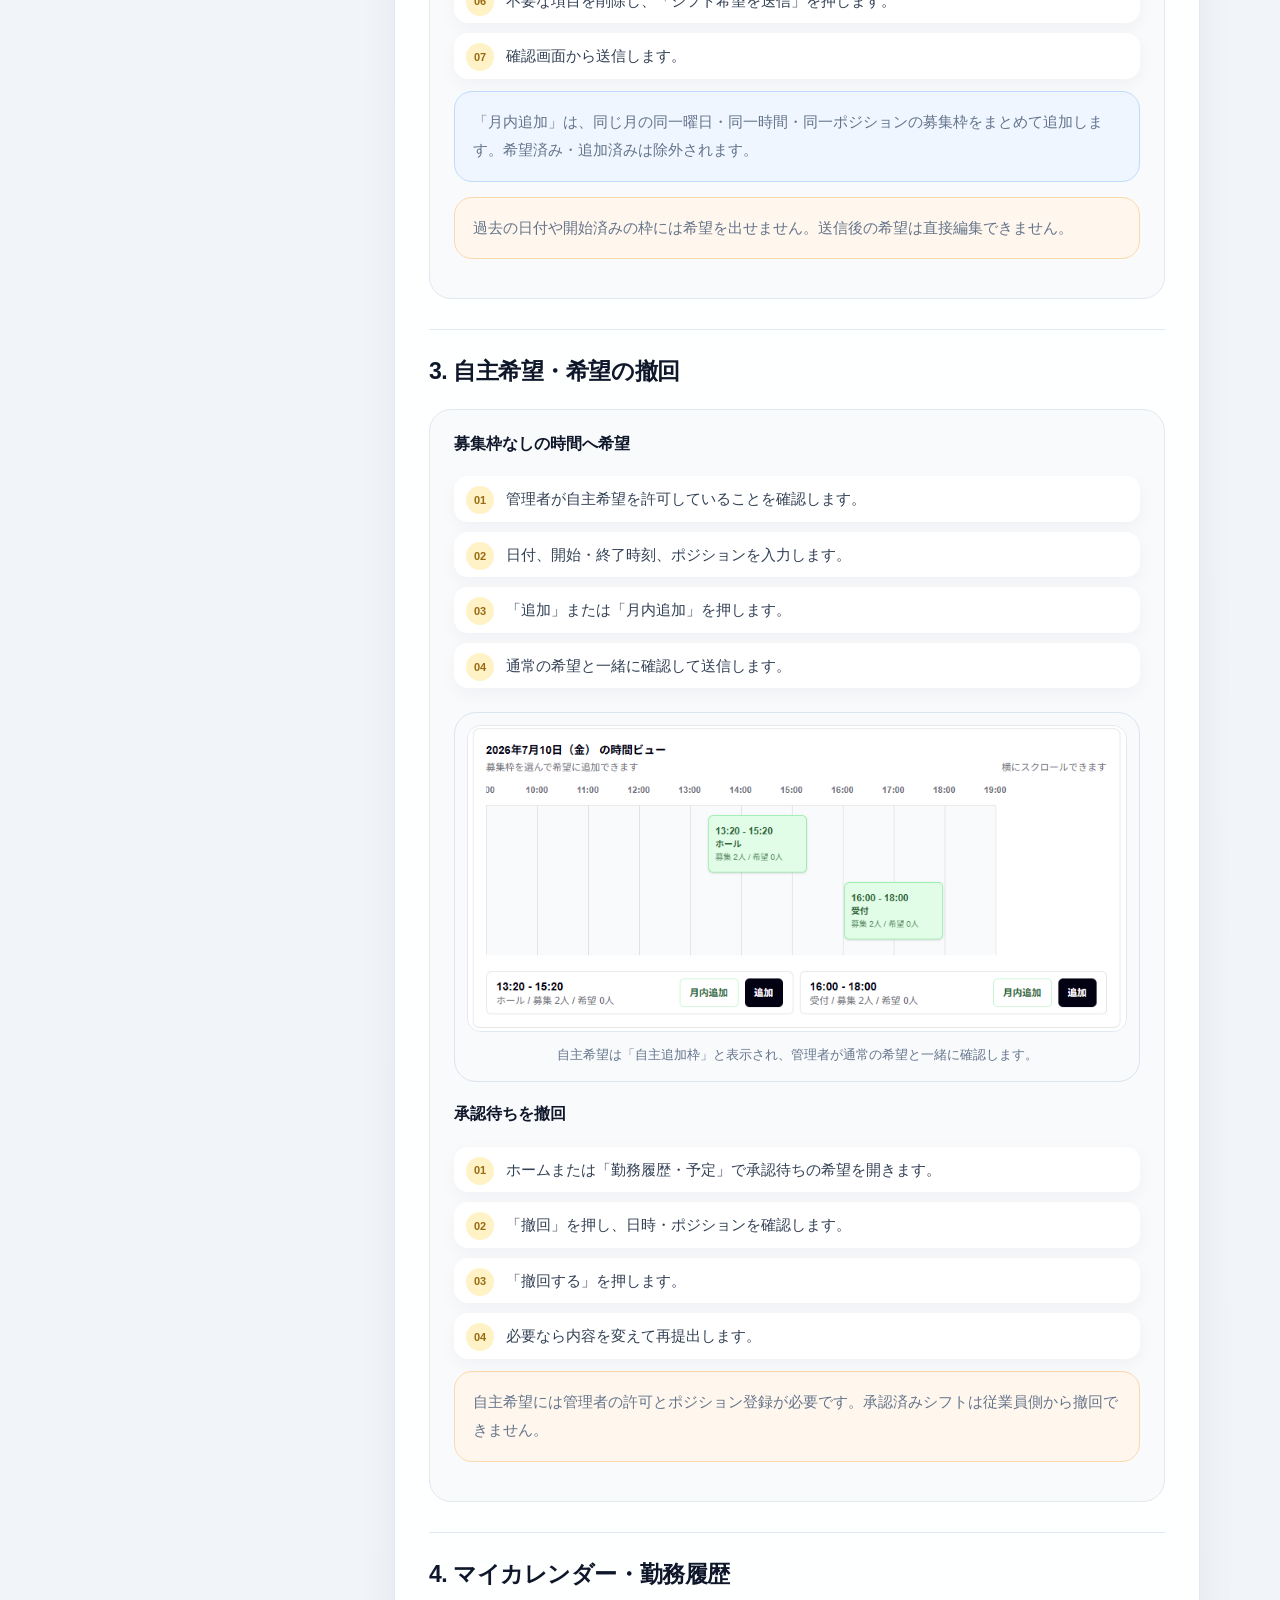
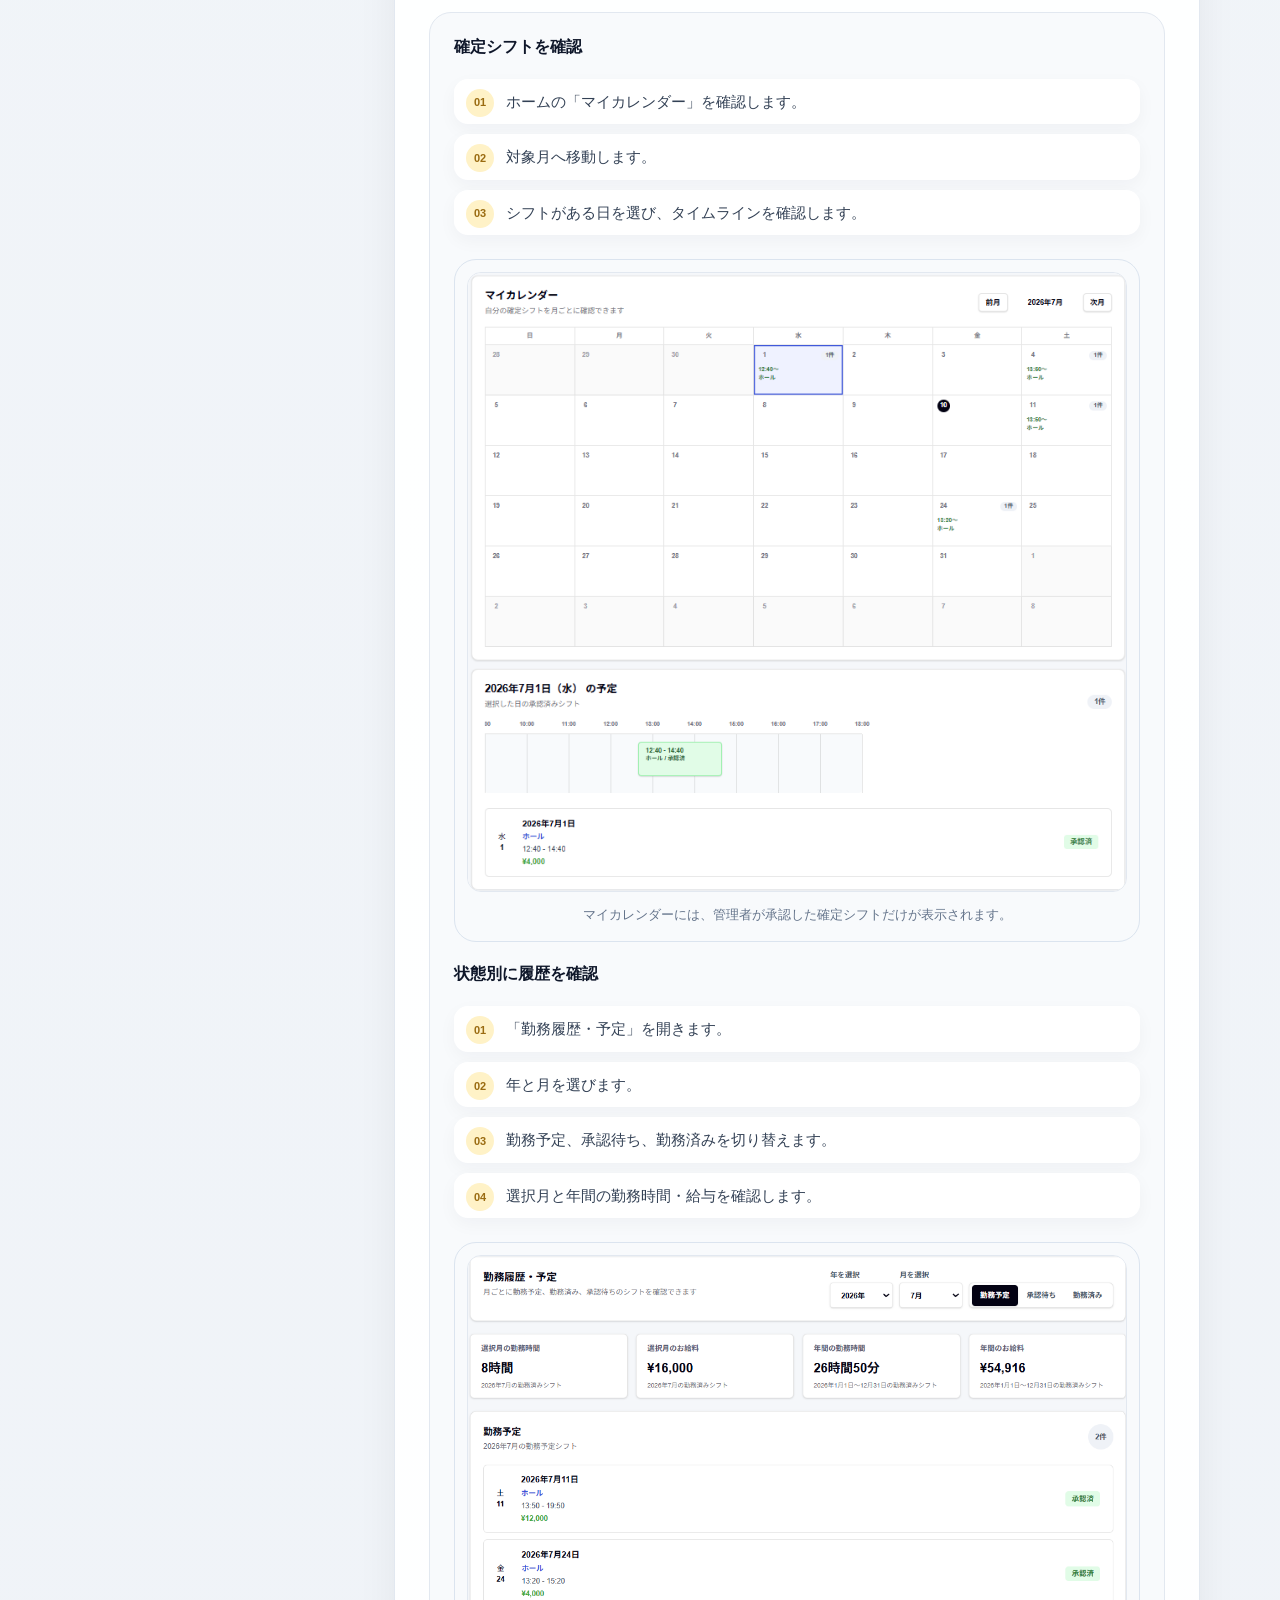
<file: guide.html>
<!doctype html>
<html lang="ja">
<head>
  <meta charset="utf-8" />
  <meta name="viewport" content="width=device-width, initial-scale=1" />
  <meta name="description" content="Chessの現在の操作方法を、管理者・従業員それぞれの流れに沿って説明する使い方ガイドです。" />
  <title>Chess 操作マニュアル | 現在の使い方</title>
  <link rel="stylesheet" href="./style.css" />
  <style>
    html {
      scroll-behavior: smooth;
    }

    body {
      background:
        radial-gradient(circle at top left, rgba(250, 204, 21, 0.12), transparent 32rem),
        linear-gradient(180deg, #f8fafc 0%, #eef2f7 100%);
    }

    .readme-header {
      position: sticky;
      top: 0;
      z-index: 20;
      border-bottom: 1px solid rgba(226, 232, 240, 0.85);
      background: rgba(255, 255, 255, 0.92);
      -webkit-backdrop-filter: blur(16px);
      backdrop-filter: blur(16px);
    }

    .readme-header-inner {
      display: flex;
      align-items: center;
      justify-content: space-between;
      width: min(1120px, calc(100% - 40px));
      margin: 0 auto;
      padding: 16px 0;
    }

    .readme-header-actions {
      display: flex;
      align-items: center;
      gap: 12px;
    }

    .readme-page {
      width: min(1120px, calc(100% - 40px));
      margin: 0 auto;
      padding: 72px 0 88px;
    }

    .readme-hero {
      max-width: 920px;
    }

    .readme-hero h1 {
      margin-top: 24px;
      font-size: clamp(38px, 5vw, 62px);
      line-height: 1.12;
      letter-spacing: -0.04em;
    }

    .readme-lead {
      margin-top: 26px;
      color: var(--muted, #64748b);
      font-size: 17px;
      line-height: 2;
    }

    .readme-layout {
      display: grid;
      grid-template-columns: 286px minmax(0, 1fr);
      align-items: start;
      gap: 28px;
      margin-top: 52px;
    }

    .toc-card {
      position: sticky;
      top: 92px;
      max-height: calc(100vh - 118px);
      overflow: auto;
      padding: 22px;
      border: 1px solid var(--border, #e2e8f0);
      border-radius: 24px;
      background: rgba(255, 255, 255, 0.94);
      box-shadow: 0 16px 42px rgba(15, 23, 42, 0.08);
    }

    .toc-card-header {
      display: flex;
      align-items: center;
      justify-content: space-between;
      gap: 16px;
    }

    .toc-card h2 {
      font-size: 17px;
      margin: 0;
    }

    .toc-toggle,
    .toc-close,
    .toc-backdrop {
      display: none;
    }

    .toc-card p {
      margin: 8px 0 0;
      color: var(--muted, #64748b);
      font-size: 13px;
      line-height: 1.7;
    }

    .toc-group {
      margin-top: 18px;
      padding-top: 18px;
      border-top: 1px solid #e2e8f0;
    }

    .toc-group strong {
      display: block;
      margin-bottom: 10px;
      color: #0f172a;
      font-size: 13px;
    }

    .toc-links {
      display: grid;
      gap: 8px;
    }

    .toc-links a,
    .jump-links a {
      text-decoration: none;
    }

    .toc-links a {
      display: block;
      padding: 8px 10px;
      border: 1px solid transparent;
      border-radius: 12px;
      color: #475569;
      font-size: 13px;
      font-weight: 700;
      line-height: 1.45;
      transition: background 0.2s ease, border-color 0.2s ease, box-shadow 0.2s ease, color 0.2s ease, transform 0.2s ease;
    }

    .toc-links a:hover,
    .toc-links a:focus-visible {
      color: #0f172a;
      background: #f1f5f9;
      transform: translateX(2px);
      outline: none;
    }


    .toc-links a.is-active {
      position: relative;
      color: #0f172a;
      border-color: #f1d38a;
      background: #fff4d6;
      box-shadow:
        inset 4px 0 0 #d9a634,
        0 10px 22px rgba(154, 107, 17, 0.12);
      transform: translateX(2px);
    }

    .toc-links a.is-active::after {
      content: "現在地";
      display: inline-flex;
      align-items: center;
      justify-content: center;
      margin-left: 8px;
      padding: 3px 8px;
      border-radius: 999px;
      color: #9a6b11;
      background: #fff;
      font-size: 10px;
      font-weight: 900;
      vertical-align: middle;
      box-shadow: 0 4px 10px rgba(154, 107, 17, 0.1);
    }
    .jump-links {
      display: flex;
      flex-wrap: wrap;
      gap: 10px;
      margin-top: 28px;
    }

    .jump-links a {
      display: inline-flex;
      align-items: center;
      justify-content: center;
      min-height: 40px;
      padding: 9px 14px;
      border: 1px solid var(--border, #e2e8f0);
      border-radius: 999px;
      background: #fff;
      color: #334155;
      font-size: 13px;
      font-weight: 800;
      box-shadow: 0 8px 22px rgba(15, 23, 42, 0.04);
    }

    .manual-content {
      min-width: 0;
    }

    .manual-section {
      scroll-margin-top: 110px;
      margin-top: 34px;
      padding: 34px;
      border: 1px solid var(--border, #e2e8f0);
      border-radius: 30px;
      background: rgba(255, 255, 255, 0.96);
      box-shadow: 0 16px 42px rgba(15, 23, 42, 0.06);
    }

    .manual-section:first-child {
      margin-top: 0;
    }

    .manual-section > .section-label {
      margin: 0;
    }

    .manual-section h2 {
      margin-top: 18px;
      font-size: clamp(28px, 3.4vw, 42px);
      letter-spacing: -0.03em;
    }

    .manual-section h3 {
      margin-top: 30px;
      padding-top: 26px;
      border-top: 1px solid #e2e8f0;
      font-size: 23px;
      letter-spacing: -0.02em;
      scroll-margin-top: 110px;
    }

    .manual-section h3:first-of-type {
      margin-top: 22px;
    }

    .manual-section h4 {
      margin-top: 22px;
      color: #0f172a;
      font-size: 16px;
    }

    .manual-section p {
      margin-top: 12px;
      color: var(--muted, #64748b);
      font-size: 15px;
      line-height: 1.9;
    }

    .manual-card {
      margin-top: 22px;
      padding: 24px;
      border: 1px solid #e2e8f0;
      border-radius: 22px;
      background: #f8fafc;
    }

    .manual-card h4:first-child {
      margin-top: 0;
    }

    .step-list,
    .plain-list {
      margin: 16px 0 0;
      padding: 0;
    }

    .step-list {
      display: grid;
      gap: 10px;
      counter-reset: step;
      list-style: none;
    }

    .step-list li {
      position: relative;
      min-height: 42px;
      padding: 10px 12px 10px 52px;
      border-radius: 14px;
      background: #fff;
      color: #334155;
      font-size: 15px;
      line-height: 1.7;
      box-shadow: 0 6px 18px rgba(15, 23, 42, 0.04);
    }

    .step-list li::before {
      counter-increment: step;
      content: counter(step, decimal-leading-zero);
      position: absolute;
      top: 10px;
      left: 12px;
      display: inline-flex;
      align-items: center;
      justify-content: center;
      width: 28px;
      height: 28px;
      border-radius: 999px;
      color: #9a6b11;
      background: #fff2c7;
      font-size: 11px;
      font-weight: 900;
    }

    .plain-list {
      display: grid;
      gap: 8px;
      list-style: none;
    }

    .plain-list li {
      position: relative;
      padding-left: 20px;
      color: #334155;
      font-size: 15px;
      line-height: 1.75;
    }

    .plain-list li::before {
      content: "";
      position: absolute;
      top: 0.75em;
      left: 0;
      width: 7px;
      height: 7px;
      border-radius: 999px;
      background: #f4b740;
    }

    .note,
    .warning,
    .ok-box {
      margin-top: 18px;
      padding: 16px 18px;
      border-radius: 18px;
      font-size: 14px;
      line-height: 1.8;
    }

    .note {
      border: 1px solid #bfdbfe;
      background: #eff6ff;
      color: #1d4ed8;
    }

    .warning {
      border: 1px solid #fed7aa;
      background: #fff7ed;
      color: #c2410c;
    }

    .ok-box {
      border: 1px solid #bbf7d0;
      background: #f0fdf4;
      color: #15803d;
    }

    .mini-grid {
      display: grid;
      grid-template-columns: repeat(2, 1fr);
      gap: 14px;
      margin-top: 18px;
    }

    .mini-box {
      padding: 16px;
      border: 1px solid #e2e8f0;
      border-radius: 18px;
      background: #fff;
    }

    .mini-box strong {
      display: block;
      color: #0f172a;
      font-size: 14px;
    }

    .mini-box span {
      display: block;
      margin-top: 8px;
      color: #64748b;
      font-size: 13px;
      line-height: 1.7;
    }

    .simple-table {
      width: 100%;
      margin-top: 18px;
      border-collapse: collapse;
      overflow: hidden;
      border-radius: 18px;
      background: #fff;
      box-shadow: 0 8px 22px rgba(15, 23, 42, 0.04);
    }

    .simple-table th,
    .simple-table td {
      padding: 14px 16px;
      border-bottom: 1px solid #e2e8f0;
      text-align: left;
      font-size: 14px;
      line-height: 1.7;
      vertical-align: top;
    }

    .simple-table th {
      width: 30%;
      color: #0f172a;
      background: #f8fafc;
    }

    .simple-table tr:last-child th,
    .simple-table tr:last-child td {
      border-bottom: 0;
    }

    .route-list {
      display: grid;
      grid-template-columns: repeat(2, 1fr);
      gap: 14px;
      margin-top: 22px;
    }

    .route-card {
      padding: 18px;
      border: 1px solid #e2e8f0;
      border-radius: 20px;
      background: #fff;
    }

    .route-card code {
      display: inline-flex;
      padding: 6px 10px;
      border-radius: 999px;
      color: #1d4ed8;
      background: #eff6ff;
      font-size: 12px;
      font-weight: 800;
    }

    .route-card strong {
      display: block;
      margin-top: 12px;
      color: #0f172a;
      font-size: 15px;
    }

    .route-card span {
      display: block;
      margin-top: 8px;
      color: #64748b;
      font-size: 13px;
      line-height: 1.7;
    }

    .back-to-top {
      display: inline-flex;
      margin-top: 28px;
      color: #1d4ed8;
      font-size: 13px;
      font-weight: 900;
      text-decoration: none;
    }

    .readme-cta {
      margin-top: 34px;
      padding: 34px;
      border: 1px solid var(--border, #e2e8f0);
      border-radius: 28px;
      background: #fff;
      text-align: center;
      box-shadow: 0 16px 42px rgba(15, 23, 42, 0.06);
    }

    .readme-cta h2 {
      font-size: clamp(26px, 3.2vw, 38px);
    }

    .readme-cta p {
      margin-top: 14px;
      color: #64748b;
      line-height: 1.9;
    }

    .hero-actions.center {
      justify-content: center;
    }

    @media (max-width: 980px) {
      .readme-layout,
      .mini-grid,
      .route-list {
        grid-template-columns: 1fr;
      }

      html.toc-ready .toc-toggle {
        position: static;
        z-index: auto;
        display: block;
        align-items: center;
        width: 42px;
        height: 42px;
        min-width: 42px;
        padding: 0;
        border: 1px solid var(--border, #e2e8f0);
        border-radius: 14px;
        color: var(--text, #0f172a);
        background: #fff;
        cursor: pointer;
      }

      .toc-toggle-icon {
        display: block;
        width: 18px;
        margin: 0 auto;
      }

      .toc-toggle-icon span {
        display: block;
        width: 18px;
        height: 2px;
        margin: 5px auto;
        border-radius: 999px;
        background: currentColor;
      }

      .toc-toggle-copy {
        position: absolute;
        width: 1px;
        height: 1px;
        overflow: hidden;
        clip: rect(0 0 0 0);
        clip-path: inset(50%);
        white-space: nowrap;
      }

      html.toc-ready .toc-toggle[aria-expanded="true"] {
        opacity: 0;
        visibility: hidden;
        pointer-events: none;
      }

      .readme-header-actions {
        display: none;
      }

      html.toc-ready .toc-backdrop {
        position: fixed;
        inset: 0;
        z-index: 55;
        display: block;
        border: 0;
        padding: 0;
        background: rgba(15, 23, 42, 0.52);
        opacity: 0;
        visibility: hidden;
        transition: opacity 0.25s ease, visibility 0.25s ease;
      }

      html.toc-ready .toc-backdrop.is-open {
        opacity: 1;
        visibility: visible;
      }

      html.toc-ready .toc-card {
        position: fixed;
        top: 16px;
        right: 16px;
        bottom: 16px;
        z-index: 60;
        width: min(360px, calc(100% - 32px));
        max-height: none;
        overflow: auto;
        overscroll-behavior: contain;
        transform: translateX(calc(100% + 32px));
        opacity: 0;
        visibility: hidden;
        transition: transform 0.28s ease, opacity 0.2s ease, visibility 0.28s ease;
      }

      html.toc-ready .toc-card.is-open {
        transform: translateX(0);
        opacity: 1;
        visibility: visible;
      }

      html.toc-ready .toc-close {
        display: inline-grid;
        place-items: center;
        width: 38px;
        height: 38px;
        flex: 0 0 auto;
        border: 1px solid #e2e8f0;
        border-radius: 12px;
        color: #0f172a;
        background: #f8fafc;
        font-size: 24px;
        line-height: 1;
        cursor: pointer;
      }

      body.toc-open {
        overflow: hidden;
      }
    }

    @media (max-width: 640px) {
      .readme-header-inner,
      .readme-page {
        width: min(100% - 28px, 1120px);
      }

      .readme-header-inner {
        min-height: 68px;
        align-items: center;
        flex-direction: row;
        gap: 12px;
        padding: 12px 0;
      }

      .readme-page {
        padding: 48px 0 64px;
      }

      .manual-section,
      .readme-cta,
      .toc-card {
        padding: 22px;
        border-radius: 22px;
      }

      .manual-card {
        padding: 18px;
      }

      .step-list li {
        padding-left: 48px;
      }

      .simple-table,
      .simple-table tbody,
      .simple-table tr,
      .simple-table th,
      .simple-table td {
        display: block;
        width: 100%;
      }

      .simple-table th {
        border-bottom: 0;
        padding-bottom: 6px;
      }

      .simple-table td {
        padding-top: 6px;
      }
    }
    .status-grid,
    .score-grid {
      display: grid;
      grid-template-columns: repeat(3, minmax(0, 1fr));
      gap: 14px;
      margin-top: 22px;
    }

    .status-grid article,
    .score-grid article {
      display: grid;
      gap: 8px;
      padding: 18px;
      border: 1px solid #dbe4ef;
      border-radius: 18px;
      background: #f8fafc;
    }

    .status-grid strong,
    .score-grid strong { color: #172033; font-size: 15px; }
    .status-grid span,
    .score-grid span { color: #64748b; font-size: 13px; line-height: 1.7; }
    .score-grid article:nth-child(1) { border-color: #bfdbfe; background: #eff6ff; }
    .score-grid article:nth-child(2) { border-color: #fde68a; background: #fffbeb; }
    .score-grid article:nth-child(3) { border-color: #c4b5fd; background: linear-gradient(145deg, #faf5ff, #f5f3ff); }
    .fairness-manual-card { border-color: #c4b5fd; box-shadow: 0 18px 44px rgba(109, 40, 217, 0.09); }

    .manual-shot {
      margin: 24px 0 4px;
      padding: 12px;
      border: 1px solid #dbe4ef;
      border-radius: 22px;
      background: #f8fafc;
    }

    .manual-shot img {
      display: block;
      width: 100%;
      max-height: 660px;
      border: 1px solid #e2e8f0;
      border-radius: 14px;
      background: #fff;
      object-fit: contain;
    }

    .manual-shot figcaption {
      padding: 12px 6px 3px;
      color: #64748b;
      font-size: 13px;
      line-height: 1.7;
      text-align: center;
    }

    .compact-shot { width: min(520px, 100%); }

    @media (max-width: 720px) {
      .status-grid, .score-grid { grid-template-columns: 1fr; }
      .manual-shot { margin-right: -4px; margin-left: -4px; padding: 7px; border-radius: 16px; }
      .manual-shot img { border-radius: 11px; }
    }
  </style>
</head>
<body id="top">
  <header class="readme-header">
    <div class="readme-header-inner">
      <a class="brand" href="./index.html" aria-label="Chess アピールページへ戻る">
        <img class="brand-logo" src="./assets/screenshots/blIAaSTQdn9rzX81781509686_1781509855.png" alt="Chess ロゴ" />
        <span class="brand-main">Chess</span><span class="brand-sub">GUIDE</span>
      </a>
      <button class="toc-toggle" type="button" aria-label="目次を開く" aria-controls="readme-toc" aria-expanded="false">
        <span class="toc-toggle-icon" aria-hidden="true"><span></span><span></span></span>
        <span class="toc-toggle-copy"><span class="toc-toggle-label">目次</span><span class="toc-toggle-current">現在地を確認</span></span>
      </button>
      <div class="readme-header-actions">
        <a class="nav-button secondary" href="./index.html">アピールページへ戻る</a>
        <a class="nav-button primary" href="https://chess-nine-xi.vercel.app/">サービスを見る</a>
      </div>
    </div>
  </header>

  <main class="readme-page">
    <section class="readme-hero" aria-labelledby="readme-title">
      <p class="section-label">User Guide</p>
      <h1 id="readme-title">Chess 操作マニュアル</h1>
      <p class="readme-lead">管理者と従業員それぞれの操作を、現在の画面に沿って説明します。募集枠の作成、希望提出、相性・業務スキル・公平性を使った承認、確定シフト、勤務時間・給与、出力・カレンダー連携まで確認できます。</p>
      <div class="hero-actions">
        <a class="button dark" href="https://chess-nine-xi.vercel.app/">サービスを見る</a>
        <a class="button light" href="./index.html">アピールページへ戻る</a>
      </div>
      <div class="jump-links" aria-label="よく見る項目へのジャンプ">
        <a href="#first-flow">初回利用</a><a href="#admin-shift">枠を作る</a><a href="#admin-fairness">公平性</a>
        <a href="#employee-request">希望を出す</a><a href="#employee-calendar">確定を確認</a><a href="#faq">困ったとき</a>
      </div>
    </section>

    <div class="readme-layout">
      <button class="toc-backdrop" type="button" aria-label="目次を閉じる"></button>
      <aside class="toc-card" id="readme-toc" aria-label="操作マニュアル目次">
        <div class="toc-card-header"><h2>目次</h2><button class="toc-close" type="button" aria-label="目次を閉じる">×</button></div>
        <p>項目を押すと、その説明へ移動できます。</p>
        <div class="toc-group"><strong>はじめに</strong><nav class="toc-links"><a href="#first-flow">利用開始の流れ</a><a href="#screens">画面と状態</a></nav></div>
        <div class="toc-group"><strong>管理者</strong><nav class="toc-links">
          <a href="#admin-start">登録・組織</a><a href="#admin-people">従業員・ポジション</a><a href="#admin-shift">シフト枠</a>
          <a href="#admin-approve">希望・承認</a><a href="#admin-fairness">おすすめ・公平性</a><a href="#admin-settings">設定</a>
          <a href="#admin-results">勤務実績・給与</a><a href="#admin-export">出力・印刷</a>
        </nav></div>
        <div class="toc-group"><strong>従業員</strong><nav class="toc-links">
          <a href="#employee-start">ログイン・ホーム</a><a href="#employee-request">希望提出</a><a href="#employee-own">自主希望・撤回</a>
          <a href="#employee-calendar">カレンダー・履歴</a><a href="#compatibility">働きやすさ</a><a href="#employee-export">出力・連携</a>
        </nav></div>
        <div class="toc-group"><strong>補足</strong><nav class="toc-links"><a href="#faq">よくある困りごと</a><a href="#safety">変更・共有の注意</a></nav></div>
      </aside>

      <div class="manual-content">
        <section class="manual-section" id="first-flow">
          <p class="section-label">Start</p><h2>利用開始の流れ</h2>
          <ol class="step-list">
            <li>管理者がアカウントを作り、確認メールのリンクを開きます。</li>
            <li>組織を作成し、シフトで使うポジションを追加します。</li>
            <li>従業員の氏名、メールアドレス、雇用形態、業務スキルを登録します。</li>
            <li>従業員へ6桁の組織IDと登録済みメールアドレスを共有します。</li>
            <li>管理者が日時、ポジション、募集人数を指定してシフト枠を作ります。</li>
            <li>従業員が希望を追加し、内容を確認して送信します。</li>
            <li>管理者が希望者とおすすめ候補を確認し、承認します。</li>
            <li>従業員がマイカレンダーで確定シフトを確認します。</li>
            <li>勤務後は必要に応じて、管理者が実時間・実給与・メモを補正します。</li>
          </ol>
          <p class="note">従業員のログインにパスワードや確認用コードは不要です。「6桁の組織ID」と「管理者が登録したメールアドレス」を使います。</p>
          <a class="back-to-top" href="#top">ページ上部へ戻る</a>
        </section>

        <section class="manual-section" id="screens">
          <p class="section-label">Map</p><h2>主な画面とステータス</h2>
          <div class="route-list">
            <article class="route-card"><strong>管理者ホーム</strong><span>シフト管理、従業員、勤務時間、設定、出力への入口です。</span></article>
            <article class="route-card"><strong>シフト管理</strong><span>月間カレンダーと日別時間帯ビューで募集・希望・承認を管理します。</span></article>
            <article class="route-card"><strong>従業員シフト表</strong><span>従業員別の予定と勤務済みシフトを確認し、実績を補正します。</span></article>
            <article class="route-card"><strong>設定</strong><span>公平性、自動承認、自主希望、給与、実績表示などを設定します。</span></article>
            <article class="route-card"><strong>従業員ホーム</strong><span>直近の確定シフト、マイカレンダー、勤務時間・給与を確認します。</span></article>
            <article class="route-card"><strong>希望シフト入力</strong><span>募集枠または自主希望を追加し、まとめて送信します。</span></article>
            <article class="route-card"><strong>勤務履歴・予定</strong><span>勤務予定、承認待ち、勤務済みを年月ごとに確認します。</span></article>
            <article class="route-card"><strong>一緒に働きやすさ</strong><span>他の従業員との働きやすさを-5から+5で入力します。</span></article>
          </div>
          <div class="status-grid">
            <article><strong>承認待ち</strong><span>送信済みで、まだ管理者が確定していない希望です。</span></article>
            <article><strong>勤務予定</strong><span>管理者が承認した、これからの確定シフトです。</span></article>
            <article><strong>勤務済み</strong><span>終了時刻を過ぎた承認済みシフトです。</span></article>
          </div>
          <a class="back-to-top" href="#top">ページ上部へ戻る</a>
        </section>

        <section class="manual-section" id="admin">
          <p class="section-label">Admin</p><h2>管理者の操作</h2>

          <h3 id="admin-start">1. 登録・ログイン・組織作成</h3>
          <div class="manual-card">
            <ol class="step-list">
              <li>利用者選択で「管理者」を選び、ログイン画面から「新規登録」へ進みます。</li>
              <li>メールアドレスと6文字以上のパスワードを入力します。</li>
              <li>届いた確認メールのリンクを開き、登録した情報でログインします。</li>
              <li>「組織を追加」から組織名と、必要に応じて部署・拠点名を入力します。</li>
              <li>管理者ホームに表示される6桁の組織IDを確認します。</li>
            </ol>
            <p class="note">1つの管理者アカウントで複数組織を作り、ログイン後に切り替えられます。</p>
          </div>

          <h3 id="admin-people">2. 従業員とポジションを登録</h3>
          <div class="manual-card">
            <h4>ポジションを追加</h4>
            <ol class="step-list"><li>管理者ホームから「従業員登録」を開きます。</li><li>ホール・キッチン・レジなどのポジション名を追加します。</li><li>一覧に表示されたことを確認します。</li></ol>
            <h4>従業員を登録</h4>
            <ol class="step-list"><li>姓、名、メールアドレスを入力します。</li><li>正社員・アルバイト・契約社員から雇用形態を選びます。</li><li>業務スキルを-5から+5で設定します。</li><li>登録し、発行された従業員IDを確認します。</li><li>従業員へ組織IDと登録済みメールアドレスを伝えます。</li></ol>
            <p class="warning">ログインに使うのは従業員IDではありません。従業員IDは、希望や履歴を紐づけるための識別情報です。</p>
          </div>

          <h3 id="admin-shift">3. シフト枠を作る</h3>
          <div class="manual-card">
            <ol class="step-list">
              <li>管理者ホームから「シフト管理」を開きます。</li><li>対象月を表示し、「シフト枠を追加」を押します。</li>
              <li>日付、開始・終了時刻、ポジション、募集人数を入力します。</li>
              <li>毎週同じ枠を作る場合は「この曜日で月内一括作成」を選びます。</li>
              <li>保存後、カレンダーの日付を押し、時間帯ビューと枠カードを確認します。</li>
            </ol>
            <figure class="manual-shot"><img src="./assets/screenshots/current/admin-shift-calendar.png" alt="管理者の月間シフトカレンダー" /><figcaption>日ごとの募集枠・希望・承認状況を月全体で確認できます。</figcaption></figure>
            <p class="note">終了時刻が開始時刻より早い場合は翌日終了の夜勤として扱われます。月内一括作成では既存の同一枠は除外されます。</p>
            <p class="warning">希望者がいる枠では日付・時間・ポジションを変更できません。枠を削除すると、その枠への希望も削除されます。</p>
          </div>

          <h3 id="admin-approve">4. 希望を確認・承認</h3>
          <div class="manual-card">
            <ol class="step-list"><li>カレンダーで希望がある日を選びます。</li><li>枠カードの「承認待ち」と「承認済み」を確認します。</li><li>個別に確定する場合は承認ボタンを押します。</li><li>承認を戻す場合は「承認取消」を使います。</li><li>希望そのものを消す場合は削除の確認内容を読んで実行します。</li></ol>
            <figure class="manual-shot"><img src="./assets/screenshots/current/admin-shift-day.png" alt="管理者の日別時間帯ビュー" /><figcaption>ポジション別の時間帯と、各枠の希望状況を確認できます。</figcaption></figure>
            <p class="note">承認取消は希望を削除せず「承認待ち」に戻します。</p>
            <p class="warning">募集人数に達した枠へ追加承認はできません。終了済みシフトでは承認・削除・承認取消を行えません。</p>
          </div>

          <h3 id="admin-fairness">5. おすすめ承認と公平性スコア</h3>
          <div class="manual-card fairness-manual-card">
            <p>おすすめ候補は、次の3つの材料を組み合わせて表示されます。</p>
            <div class="score-grid">
              <article><strong>一緒に働きやすさ</strong><span>従業員同士が入力した双方向の評価を平均します。</span></article>
              <article><strong>業務スキル</strong><span>管理者が設定した-5から+5の値を使います。</span></article>
              <article><strong>公平性</strong><span>月内の希望時間が少ない人を優先し、勤務機会の偏りを抑えます。</span></article>
            </div>
            <ol class="step-list"><li>設定画面で、おすすめ計算の比重と公平性を設定します。</li><li>希望者がいる管理者作成枠を開きます。</li><li>候補者名、相性、業務スキル、月内の希望時間を確認します。</li><li>問題がなければ「おすすめを一括承認」を押します。</li></ol>
            <table class="simple-table">
              <tr><th>相性のみ</th><td>相性100%</td></tr><tr><th>相性重視</th><td>相性70%・業務スキル30%</td></tr>
              <tr><th>バランス</th><td>相性50%・業務スキル50%</td></tr><tr><th>スキル重視</th><td>相性30%・業務スキル70%</td></tr>
              <tr><th>スキルのみ</th><td>業務スキル100%</td></tr>
            </table>
            <figure class="manual-shot"><img src="./assets/screenshots/current/admin-recommendation.png" alt="公平性を含むおすすめ承認候補" /><figcaption>公平性が有効な場合は月内の希望時間を優先し、同条件で相性・業務スキルを比較します。</figcaption></figure>
            <p class="note">公平性の時間には、承認済みだけでなく承認待ちを含む月内の希望が使われます。</p>
            <p class="warning">おすすめは判断材料です。勤務経験や当日の事情を確認し、最終判断は管理者が行ってください。</p>
          </div>

          <h3 id="admin-settings">6. 各種設定</h3>
          <div class="manual-card">
            <p>管理者ホームの「設定」では、次の項目を管理できます。</p>
            <ul class="plain-list">
              <li>相性・業務スキルの比重と公平性スコア</li><li>手動、期限到達、期間ごとの自動承認ルール</li>
              <li>自主希望を許可するか、自動承認へ含めるか</li><li>実績補正を従業員画面に表示するか</li>
              <li>雇用形態別時給、深夜時間帯、深夜倍率</li><li>組織の削除</li>
            </ul>
            <figure class="manual-shot"><img src="./assets/screenshots/current/admin-settings.png" alt="公平性と自動承認を含む管理者設定" /><figcaption>おすすめ、公平性、自主希望、給与などを設定画面にまとめています。</figcaption></figure>
            <p class="warning">自動承認を設定した場合も、シフト管理画面で対象と結果を確認してください。手動で確定したシフトは変更されません。</p>
          </div>

          <h3 id="admin-results">7. 勤務時間・給与・実績補正</h3>
          <div class="manual-card">
            <h4>月全体を確認</h4>
            <ol class="step-list"><li>管理者ホームから「勤務時間」を開きます。</li><li>対象月を選びます。</li><li>平均・合計の勤務時間と給与、出勤人数を確認します。</li><li>従業員別の時間、給与、シフト件数を確認します。</li></ol>
            <h4>勤務後の実績を補正</h4>
            <ol class="step-list"><li>「従業員シフト表」で従業員と対象月を選びます。</li><li>「勤務済み」から補正する承認済みシフトを開きます。</li><li>実開始時刻、実終了時刻、実給与、メモを入力します。</li><li>プレビューを確認して保存します。</li><li>元に戻す場合は補正を解除します。</li></ol>
            <figure class="manual-shot"><img src="./assets/screenshots/current/admin-actual-pay-edit.png" alt="実時間と実給与の補正画面" /><figcaption>予定と実績が異なる場合に、実時間・実給与・メモを記録できます。</figcaption></figure>
            <p class="note">実績補正を従業員画面に表示するかは、設定で切り替えられます。</p>
          </div>

          <h3 id="admin-export">8. PDF・CSV・Excel・印刷</h3>
          <div class="manual-card">
            <ol class="step-list"><li>管理者ホーム上部の出力メニューを開きます。</li><li>形式と対象範囲を選びます。</li><li>対象月または日付を指定して出力します。</li></ol>
            <table class="simple-table">
              <tr><th>PDF・印刷</th><td>月単位、月単位（一日ずつ）、日単位</td></tr>
              <tr><th>CSV</th><td>月単位、日単位</td></tr><tr><th>Excel</th><td>日単位</td></tr>
            </table>
            <figure class="manual-shot compact-shot"><img src="./assets/screenshots/current/admin-export-menu.png" alt="管理者ホームの出力メニュー" /><figcaption>用途に合わせて形式と範囲を選びます。</figcaption></figure>
            <p class="note">管理者の出力対象は承認済みシフトです。</p>
          </div>
          <a class="back-to-top" href="#top">ページ上部へ戻る</a>
        </section>

        <section class="manual-section" id="employee">
          <p class="section-label">Employee</p><h2>従業員の操作</h2>

          <h3 id="employee-start">1. ログイン・ホーム</h3>
          <div class="manual-card">
            <ol class="step-list"><li>利用者選択で「従業員」を選びます。</li><li>管理者から共有された6桁の組織IDを入力します。</li><li>管理者が登録したメールアドレスを入力します。</li><li>「従業員ページへ」を押します。</li></ol>
            <p class="ok-box">パスワード、確認用コード、従業員IDは必要ありません。</p>
            <p>ホームでは、直近7日間の確定シフト、承認待ち件数、今月の勤務時間・給与、マイカレンダー、各機能への入口を確認できます。</p>
          </div>

          <h3 id="employee-request">2. 募集枠へ希望を提出</h3>
          <div class="manual-card">
            <ol class="step-list"><li>ホームから「希望シフトを入力」を開きます。</li><li>対象月と未来の日付を選びます。</li><li>時間帯ビューで時間とポジションを確認します。</li><li>希望する枠を送信前リストへ追加します。</li><li>毎週同じ希望には「月内追加」を使います。</li><li>不要な項目を削除し、「シフト希望を送信」を押します。</li><li>確認画面から送信します。</li></ol>
            <p class="note">「月内追加」は、同じ月の同一曜日・同一時間・同一ポジションの募集枠をまとめて追加します。希望済み・追加済みは除外されます。</p>
            <p class="warning">過去の日付や開始済みの枠には希望を出せません。送信後の希望は直接編集できません。</p>
          </div>

          <h3 id="employee-own">3. 自主希望・希望の撤回</h3>
          <div class="manual-card">
            <h4>募集枠なしの時間へ希望</h4>
            <ol class="step-list"><li>管理者が自主希望を許可していることを確認します。</li><li>日付、開始・終了時刻、ポジションを入力します。</li><li>「追加」または「月内追加」を押します。</li><li>通常の希望と一緒に確認して送信します。</li></ol>
            <figure class="manual-shot"><img src="./assets/screenshots/current/employee-generated-request.png" alt="従業員が追加した自主希望" /><figcaption>自主希望は「自主追加枠」と表示され、管理者が通常の希望と一緒に確認します。</figcaption></figure>
            <h4>承認待ちを撤回</h4>
            <ol class="step-list"><li>ホームまたは「勤務履歴・予定」で承認待ちの希望を開きます。</li><li>「撤回」を押し、日時・ポジションを確認します。</li><li>「撤回する」を押します。</li><li>必要なら内容を変えて再提出します。</li></ol>
            <p class="warning">自主希望には管理者の許可とポジション登録が必要です。承認済みシフトは従業員側から撤回できません。</p>
          </div>

          <h3 id="employee-calendar">4. マイカレンダー・勤務履歴</h3>
          <div class="manual-card">
            <h4>確定シフトを確認</h4>
            <ol class="step-list"><li>ホームの「マイカレンダー」を確認します。</li><li>対象月へ移動します。</li><li>シフトがある日を選び、タイムラインを確認します。</li></ol>
            <figure class="manual-shot"><img src="./assets/screenshots/current/employee-my-calendar.png" alt="従業員のマイカレンダー" /><figcaption>マイカレンダーには、管理者が承認した確定シフトだけが表示されます。</figcaption></figure>
            <h4>状態別に履歴を確認</h4>
            <ol class="step-list"><li>「勤務履歴・予定」を開きます。</li><li>年と月を選びます。</li><li>勤務予定、承認待ち、勤務済みを切り替えます。</li><li>選択月と年間の勤務時間・給与を確認します。</li></ol>
            <figure class="manual-shot"><img src="./assets/screenshots/current/employee-work-history.png" alt="勤務履歴・予定画面" /><figcaption>確定前の希望も含めて、状態別に確認できます。</figcaption></figure>
            <p class="note">マイカレンダーは承認済み限定です。承認待ちは「勤務履歴・予定」で確認してください。時間・給与の集計は終了済みかつ承認済みのシフトが対象です。</p>
          </div>

          <h3 id="compatibility">5. 一緒に働きやすさ設定</h3>
          <div class="manual-card">
            <ol class="step-list"><li>ホームから「一緒に働きやすさ設定」を開きます。</li><li>自分以外の従業員ごとに-5から+5で入力します。</li><li>全員分を確認し「保存する」を押します。</li></ol>
            <table class="simple-table"><tr><th>+5</th><td>とても一緒に働きやすい</td></tr><tr><th>0</th><td>普通・未入力時の基準</td></tr><tr><th>-5</th><td>一緒に働きにくい</td></tr></table>
            <p class="note">双方の評価を平均した値がおすすめ候補に使われます。未入力の相手は0として扱われます。</p>
          </div>

          <h3 id="employee-export">6. PNG・ICS・カレンダー購読</h3>
          <div class="manual-card">
            <ol class="step-list"><li>従業員ホームの出力メニューを開きます。</li><li>画像保存は「PNG」、月のカレンダーファイルは「ICS」を選びます。</li><li>外部カレンダーへ継続的に追加する場合は「ICS（カレンダー購読）」を選びます。</li><li>コピーされたURLをカレンダーアプリの購読機能へ登録します。</li></ol>
            <table class="simple-table"><tr><th>PNG</th><td>選択月の確定シフトを画像で保存</td></tr><tr><th>ICS</th><td>選択月の確定シフトをファイルで保存</td></tr><tr><th>購読URL</th><td>アクセス時点の承認済みシフトを取得</td></tr></table>
            <p class="warning">購読URLを知っている人はカレンダーを取得できるため、第三者へ共有しないでください。反映間隔はカレンダーアプリ側の仕様によって異なります。</p>
          </div>
          <a class="back-to-top" href="#top">ページ上部へ戻る</a>
        </section>

        <section class="manual-section" id="faq">
          <p class="section-label">FAQ</p><h2>よくある困りごと</h2>
          <h3>従業員でログインできない</h3><ul class="plain-list"><li>組織IDが6桁の数字か確認します。</li><li>管理者が登録したメールアドレスと同じか確認します。</li><li>従業員IDや確認用コードを入力しようとしていないか確認します。</li></ul>
          <h3>希望できる枠がない</h3><ul class="plain-list"><li>管理者が対象月に募集枠を作成しているか確認します。</li><li>過去または開始済みの枠ではないか確認します。</li><li>すでに同じ枠へ希望を出していないか確認します。</li><li>自主希望は管理者が許可しているか確認します。</li></ul>
          <h3>希望を撤回できない</h3><p>従業員が撤回できるのは承認待ちだけです。承認済みシフトの変更は管理者へ相談してください。</p>
          <h3>マイカレンダーに表示されない</h3><p>マイカレンダーには承認済みシフトだけが表示されます。承認待ちは「勤務履歴・予定」で確認してください。</p>
          <h3>給与や勤務時間が表示されない</h3><p>従業員側の集計は、終了済みかつ承認済みのシフトが対象です。実績補正の表示は管理者設定によって異なります。</p>
          <h3>購読カレンダーがすぐ更新されない</h3><p>取得間隔は、利用するカレンダーアプリ側に依存します。</p>
          <a class="back-to-top" href="#top">ページ上部へ戻る</a>
        </section>

        <section class="manual-section" id="safety">
          <p class="section-label">Safety</p><h2>変更・削除・共有時の注意</h2>
          <ul class="plain-list"><li>従業員やシフト枠を削除すると、関連する希望も削除される場合があります。</li><li>組織削除は設定画面から行い、組織に紐づくデータも削除対象になります。</li><li>承認済みシフトは従業員側から撤回できません。</li><li>共有端末では、利用後にログアウトしてください。</li><li>カレンダー購読URLは第三者へ共有しないでください。</li><li>おすすめ候補や給与表示は判断・確認を支援する機能です。最終判断は管理者が行ってください。</li></ul>
        </section>

        <section class="readme-cta">
          <h2>実際の画面で操作する</h2><p>手順を確認したら、サービス画面で管理者または従業員を選んで操作を始められます。</p>
          <div class="hero-actions center"><a class="button light" href="./index.html">アピールページへ戻る</a><a class="button dark" href="https://chess-nine-xi.vercel.app/">サービスを見る</a></div>
        </section>
      </div>
    </div>
  </main>
  <script>
    (() => {
      const tocCard = document.querySelector(".toc-card");
      const tocLinks = Array.from(document.querySelectorAll('.toc-links a[href^="#"]'));
      const tocToggle = document.querySelector(".toc-toggle");
      const tocToggleCurrent = document.querySelector(".toc-toggle-current");
      const tocClose = document.querySelector(".toc-close");
      const tocBackdrop = document.querySelector(".toc-backdrop");
      const mobileToc = window.matchMedia("(max-width: 980px)");
      const backToTopLinks = Array.from(document.querySelectorAll(".back-to-top"));
      const reducedMotion = window.matchMedia("(prefers-reduced-motion: reduce)");

      backToTopLinks.forEach((link) => {
        link.addEventListener("click", (event) => {
          event.preventDefault();
          window.scrollTo({
            top: 0,
            left: 0,
            behavior: reducedMotion.matches ? "auto" : "smooth",
          });
        });
      });
      const targets = tocLinks
        .map((link) => {
          const id = decodeURIComponent(link.getAttribute("href").slice(1));
          return { link, target: document.getElementById(id) };
        })
        .filter((item) => item.target);

      if (targets.length === 0) {
        return;
      }

      let activeLink = null;
      let ticking = false;

      const centerActiveLink = (link) => {
        if (!tocCard || (mobileToc.matches && !tocCard.classList.contains("is-open"))) {
          return;
        }

        const targetTop = link.offsetTop - tocCard.clientHeight / 2 + link.offsetHeight / 2;
        tocCard.scrollTo({ top: Math.max(0, targetTop), behavior: "smooth" });
      };

      const setActiveLink = (link) => {
        if (activeLink === link) {
          return;
        }

        tocLinks.forEach((item) => {
          item.classList.toggle("is-active", item === link);
          if (item === link) {
            item.setAttribute("aria-current", "location");
          } else {
            item.removeAttribute("aria-current");
          }
        });

        activeLink = link;
        if (tocToggleCurrent) {
          tocToggleCurrent.textContent = link.textContent.trim();
        }
        centerActiveLink(link);
      };

      const setTocOpen = (shouldOpen, returnFocus = false) => {
        if (!tocCard || !tocToggle || !tocBackdrop || !mobileToc.matches) {
          return;
        }

        tocCard.classList.toggle("is-open", shouldOpen);
        tocBackdrop.classList.toggle("is-open", shouldOpen);
        tocToggle.setAttribute("aria-expanded", String(shouldOpen));
        tocToggle.setAttribute("aria-label", shouldOpen ? "目次を閉じる" : "目次を開く");
        tocCard.setAttribute("aria-hidden", String(!shouldOpen));
        tocCard.inert = !shouldOpen;
        document.body.classList.toggle("toc-open", shouldOpen);

        if (shouldOpen) {
          window.requestAnimationFrame(() => centerActiveLink(activeLink));
        } else if (returnFocus) {
          tocToggle.focus();
        }
      };

      const syncTocMode = () => {
        if (!tocCard || !tocToggle) {
          return;
        }

        if (mobileToc.matches) {
          setTocOpen(false);
        } else {
          tocCard.classList.remove("is-open");
          tocCard.removeAttribute("aria-hidden");
          tocCard.inert = false;
          tocToggle.setAttribute("aria-expanded", "false");
          tocToggle.setAttribute("aria-label", "目次を開く");
          tocBackdrop?.classList.remove("is-open");
          document.body.classList.remove("toc-open");
        }
      };

      const updateActiveLink = () => {
        const markerY = 142;
        let current = targets[0];

        for (const item of targets) {
          if (item.target.getBoundingClientRect().top <= markerY) {
            current = item;
          } else {
            break;
          }
        }

        setActiveLink(current.link);
        ticking = false;
      };

      const requestUpdate = () => {
        if (!ticking) {
          window.requestAnimationFrame(updateActiveLink);
          ticking = true;
        }
      };

      tocLinks.forEach((link) => {
        link.addEventListener("click", () => {
          setActiveLink(link);
          setTocOpen(false);
        });
      });

      tocToggle?.addEventListener("click", () => {
        setTocOpen(tocToggle.getAttribute("aria-expanded") !== "true");
      });
      tocClose?.addEventListener("click", () => setTocOpen(false, true));
      tocBackdrop?.addEventListener("click", () => setTocOpen(false, true));
      document.addEventListener("keydown", (event) => {
        if (event.key === "Escape" && tocToggle?.getAttribute("aria-expanded") === "true") {
          setTocOpen(false, true);
        }
      });
      mobileToc.addEventListener("change", syncTocMode);
      window.addEventListener("scroll", requestUpdate, { passive: true });
      window.addEventListener("resize", requestUpdate);
      window.addEventListener("hashchange", requestUpdate);
      document.documentElement.classList.add("toc-ready");
      syncTocMode();
      updateActiveLink();
    })();
  </script>
</body>
</html>
</file>
<file: style.css>
:root {
  --bg: #f8fafc;
  --card: #ffffff;
  --text: #0f172a;
  --muted: #64748b;
  --border: #e2e8f0;
  --dark: #0f172a;
  --amber: #d9a634;
  --amber-dark: #9a6b11;
  --amber-light: #fff4d6;
  --blue: #1d4ed8;
  --blue-light: #eaf3ff;
  --green: #15803d;
  --green-light: #eafbf0;
  --purple: #7c3aed;
  --purple-light: #f3e8ff;
  --orange: #c2410c;
  --orange-light: #fff7ed;
  --shadow: 0 18px 45px rgba(15, 23, 42, 0.07);
}

* {
  box-sizing: border-box;
}

html {
  scroll-behavior: smooth;
}

body {
  margin: 0;
  color: var(--text);
  font-family:
    -apple-system,
    BlinkMacSystemFont,
    "Segoe UI",
    "Hiragino Sans",
    "Yu Gothic",
    "Yu Gothic UI",
    Meiryo,
    sans-serif;
  background:
    linear-gradient(rgba(148, 163, 184, 0.13) 1px, transparent 1px),
    linear-gradient(90deg, rgba(148, 163, 184, 0.13) 1px, transparent 1px),
    var(--bg);
  background-size: 72px 72px;
}

a {
  color: inherit;
  text-decoration: none;
}

img {
  max-width: 100%;
}

.site-header {
  position: sticky;
  top: 0;
  z-index: 20;
  border-bottom: 1px solid rgba(226, 232, 240, 0.85);
  background: rgba(255, 255, 255, 0.86);
  -webkit-backdrop-filter: blur(16px);
  backdrop-filter: blur(16px);
}

.header-inner {
  display: flex;
  align-items: center;
  justify-content: space-between;
  width: min(1180px, calc(100% - 40px));
  margin: 0 auto;
  padding: 16px 0;
}

.brand {
  display: flex;
  align-items: center;
  gap: 12px;
}

.brand-logo {
  width: 44px;
  height: 44px;
  object-fit: contain;
  display: block;
}

.brand-main {
  font-size: 28px;
  font-weight: 800;
  letter-spacing: -0.04em;
}

.brand-sub {
  padding-bottom: 5px;
  color: var(--amber);
  font-size: 11px;
  font-weight: 800;
  letter-spacing: 0.16em;
}

.site-nav {
  display: flex;
  align-items: center;
  gap: 24px;
  color: var(--muted);
  font-size: 14px;
  font-weight: 800;
}

.site-nav a:not(.nav-button):hover {
  color: var(--text);
}

.nav-button,
.button {
  display: inline-flex;
  align-items: center;
  justify-content: center;
  border-radius: 999px;
  font-weight: 800;
  transition:
    transform 0.2s ease,
    box-shadow 0.2s ease,
    background 0.2s ease;
}

.nav-button {
  padding: 10px 18px;
  font-size: 13px;
}

.nav-button.primary,
.button.dark {
  color: #fff;
  background: var(--dark);
}

.nav-button.secondary,
.button.light {
  color: var(--dark);
  border: 1px solid #cbd5e1;
  background: #fff;
}

.button {
  min-height: 46px;
  padding: 0 28px;
  font-size: 15px;
}

.button:hover,
.nav-button:hover {
  transform: translateY(-1px);
  box-shadow: 0 12px 24px rgba(15, 23, 42, 0.14);
}

.button.gold {
  color: var(--dark);
  background: #f2c84b;
}

.button.white {
  color: var(--dark);
  background: #fff;
}

.menu-button {
  display: none;
  width: 42px;
  height: 42px;
  border: 1px solid var(--border);
  border-radius: 14px;
  background: #fff;
}

.menu-button span {
  display: block;
  width: 18px;
  height: 2px;
  margin: 5px auto;
  border-radius: 999px;
  background: var(--text);
}

.container {
  width: min(1180px, calc(100% - 40px));
  margin: 0 auto;
}

.section {
  padding: 82px 0;
}

.section-label {
  display: inline-flex;
  margin: 0;
  padding: 9px 24px;
  border-radius: 999px;
  color: var(--amber-dark);
  background: var(--amber-light);
  font-size: 13px;
  font-weight: 800;
}

h1,
h2,
h3,
p {
  margin-top: 0;
}

h1 {
  margin-bottom: 0;
  font-size: clamp(40px, 4.8vw, 58px);
  line-height: 1.12;
  letter-spacing: -0.04em;
}

.headline-line {
  display: block;
  white-space: nowrap;
}

.headline-line-indent {
  margin-left: 1.1em;
}

.hero-title .hero-title-accent {
  color: var(--amber);
}

h2 {
  margin-bottom: 0;
  font-size: clamp(32px, 4vw, 48px);
  line-height: 1.22;
  letter-spacing: -0.05em;
}

h3 {
  margin-bottom: 0;
}

.lead,
.section-text {
  max-width: 680px;
  color: var(--muted);
  font-size: 16px;
  line-height: 2;
}

.hero {
  padding-top: 88px;
}

.hero-grid,
.problem-grid,
.feature-grid {
  display: grid;
  align-items: center;
  gap: 54px;
  grid-template-columns: minmax(0, 1fr) minmax(0, 0.94fr);
}

.hero-grid > * {
  min-width: 0;
}

.hero-grid {
  grid-template-columns: minmax(0, 1.08fr) minmax(0, 0.92fr);
  gap: 40px;
}

.hero-copy .section-label {
  margin-bottom: 32px;
}

.hero-copy .lead {
  margin-top: 28px;
}

.hero-actions {
  display: flex;
  flex-wrap: wrap;
  gap: 16px;
  margin-top: 34px;
}

.photo-card {
  padding: 24px;
  border: 1px solid var(--border);
  border-radius: 30px;
  background: #fff;
  box-shadow: var(--shadow);
}

.photo-card.large {
  padding: 28px;
}

.photo-placeholder,
.mini-photo {
  border: 2px dashed #cbd5e1;
  border-radius: 22px;
  background: #f8fafc;
  text-align: center;
}

.photo-placeholder {
  padding: 46px 24px;
}

.photo-card.large .photo-placeholder {
  min-height: 330px;
  padding-top: 68px;
}

.browser-bar {
  width: min(340px, 82%);
  height: 26px;
  margin: 0 auto 46px;
  border-radius: 999px;
  background: #e2e8f0;
  position: relative;
}

.browser-bar::before {
  content: "";
  position: absolute;
  top: 50%;
  left: 16px;
  width: 8px;
  height: 8px;
  border-radius: 999px;
  background: #cbd5e1;
  transform: translateY(-50%);
  box-shadow: 16px 0 #cbd5e1, 32px 0 #cbd5e1;
}

.photo-placeholder p,
.mini-photo p {
  margin-bottom: 8px;
  color: #94a3b8;
  font-size: 44px;
  font-weight: 800;
}

.photo-placeholder span,
.mini-photo span {
  color: var(--muted);
  font-size: 14px;
  font-weight: 800;
}

.photo-placeholder:has(img) {
  display: grid;
  place-items: center;
  overflow: hidden;
  aspect-ratio: 16 / 10;
  padding: 0;
  border-style: solid;
  background: #eef2f7;
}

.photo-card.large .photo-placeholder:has(img) {
  width: 100%;
  min-width: 0;
  min-height: 0;
  max-width: 100%;
  padding: 0;
}

.photo-placeholder img {
  display: block;
  width: 100%;
  height: 100%;
  object-fit: contain;
  object-position: center;
}

.hero-tags {
  display: grid;
  grid-template-columns: repeat(2, minmax(0, 1fr));
  gap: 14px;
  margin-top: 18px;
}

.hero-tags span {
  padding: 13px 10px;
  border-radius: 999px;
  background: #eef2f7;
  color: #475569;
  text-align: center;
  font-size: 14px;
  font-weight: 800;
}

.hero-tags span:nth-child(2) {
  color: var(--amber-dark);
  background: var(--amber-light);
}

.hero-tags span:nth-child(3) {
  color: var(--green);
  background: var(--green-light);
}

.hero-tags span:nth-child(4) {
  color: var(--purple);
  background: var(--purple-light);
}

.problem-grid {
  align-items: stretch;
}

.problem-grid h2,
.feature-grid h2,
#features h2,
#screens h2,
#flow h2,
#benefits h2 {
  margin-top: 28px;
}

.problem-grid .section-text,
.feature-grid .section-text,
#features .section-text,
#screens .section-text,
#flow .section-text {
  margin-top: 24px;
}

.quote-card {
  padding: 34px;
  border: 1px solid var(--border);
  border-radius: 30px;
  background: #fff;
  box-shadow: var(--shadow);
}

.quote-mark {
  color: var(--amber);
  font-size: 52px;
  line-height: 1;
  font-weight: 800;
}

.quote-main {
  margin-top: 8px;
  font-size: clamp(24px, 3vw, 32px);
  line-height: 1.6;
  font-weight: 800;
}

.quote-text {
  margin-top: 24px;
  margin-bottom: 0;
  color: var(--muted);
  font-size: 15px;
  line-height: 1.9;
}

.card-grid {
  display: grid;
  gap: 20px;
  margin-top: 42px;
}

.card-grid.three {
  grid-template-columns: repeat(3, 1fr);
}

.small-card,
.feature-card,
.screen-card,
.flow-card,
.benefit-card {
  border: 1px solid var(--border);
  border-radius: 24px;
  background: #fff;
  box-shadow: 0 12px 34px rgba(15, 23, 42, 0.05);
}

.small-card {
  padding: 26px;
}

.fairness-card {
  border-color: #c4b5fd;
  background:
    radial-gradient(circle at top right, rgba(124, 58, 237, 0.12), transparent 48%),
    linear-gradient(145deg, #ffffff, #faf8ff);
  box-shadow: 0 18px 42px rgba(109, 40, 217, 0.1);
}

.number {
  display: inline-flex;
  align-items: center;
  justify-content: center;
  min-width: 38px;
  height: 38px;
  margin-bottom: 18px;
  padding: 0 10px;
  border-radius: 999px;
  font-size: 14px;
  font-weight: 800;
}

.number.blue {
  color: var(--blue);
  background: var(--blue-light);
}

.number.amber {
  color: var(--amber-dark);
  background: var(--amber-light);
}

.number.green {
  color: var(--green);
  background: var(--green-light);
}

.number.purple {
  color: var(--purple);
  background: var(--purple-light);
}

.number.orange {
  color: var(--orange);
  background: var(--orange-light);
}

.small-card h3,
.feature-card h3 {
  font-size: 18px;
}

.small-card p,
.feature-card p,
.flow-card p {
  margin-top: 12px;
  margin-bottom: 0;
  color: var(--muted);
  font-size: 14px;
  line-height: 1.8;
}

.feature-grid.reverse {
  grid-template-columns: 1fr 0.9fr;
}

.feature-list {
  display: grid;
  grid-template-columns: repeat(4, 1fr);
  gap: 18px;
  margin-top: 42px;
}

.feature-card {
  padding: 22px;
}

.highlight-box {
  display: flex;
  align-items: center;
  justify-content: center;
  gap: 14px;
  margin-top: 32px;
  padding: 22px;
  border: 1px solid #f3d08a;
  border-radius: 24px;
  background: #fff8e8;
}

.highlight-box span {
  color: var(--amber);
  font-size: 22px;
}

.highlight-box p {
  margin-bottom: 0;
  font-size: 18px;
  font-weight: 800;
  text-align: center;
}

.screens-grid {
  display: grid;
  grid-template-columns: repeat(3, 1fr);
  gap: 22px;
  margin-top: 32px;
}

.ui-points {
  display: grid;
  grid-template-columns: repeat(3, minmax(0, 1fr));
  gap: 18px;
  margin-top: 38px;
}

.ui-points article {
  position: relative;
  overflow: hidden;
  padding: 26px;
  border: 1px solid var(--border);
  border-radius: 24px;
  background: rgba(255, 255, 255, 0.9);
  box-shadow: 0 12px 34px rgba(15, 23, 42, 0.05);
}

.ui-points article::after {
  content: "";
  position: absolute;
  right: -34px;
  bottom: -48px;
  width: 120px;
  height: 120px;
  border-radius: 999px;
  background: rgba(59, 130, 246, 0.08);
}

.ui-points article:nth-child(2)::after { background: rgba(22, 163, 74, 0.08); }
.ui-points article:nth-child(3)::after { background: rgba(124, 58, 237, 0.09); }

.ui-points span {
  color: var(--amber-dark);
  font-size: 13px;
  font-weight: 900;
  letter-spacing: 0.1em;
}

.ui-points h3 { margin-top: 18px; font-size: 19px; }

.ui-points p {
  position: relative;
  z-index: 1;
  margin: 12px 0 0;
  color: var(--muted);
  font-size: 14px;
  line-height: 1.8;
}

.screen-card {
  padding: 18px;
}

.mini-photo {
  padding: 26px 14px;
}

.mini-photo:has(img) {
  display: grid;
  place-items: center;
  overflow: hidden;
  aspect-ratio: 16 / 10;
  padding: 0;
  border-style: solid;
  background: #eef2f7;
}

.mini-photo img {
  display: block;
  width: 100%;
  height: 100%;
  object-fit: contain;
  object-position: center top;
}

.mini-photo .browser-bar {
  height: 18px;
  margin-bottom: 28px;
}

.mini-photo p {
  font-size: 32px;
}

.mini-photo span {
  font-size: 12px;
}

.screen-card h3 {
  margin-top: 18px;
  text-align: center;
  font-size: 16px;
}

.screen-card > p {
  margin: 9px 6px 2px;
  color: var(--muted);
  font-size: 13px;
  line-height: 1.7;
  text-align: center;
}

.flow-grid {
  display: grid;
  grid-template-columns: repeat(6, 1fr);
  gap: 18px;
  margin-top: 42px;
}

.flow-card {
  padding: 22px;
}

.flow-card span {
  color: var(--amber);
  font-size: 22px;
  font-weight: 800;
}

.flow-card h3 {
  margin-top: 18px;
  font-size: 16px;
}

.benefits-grid {
  display: grid;
  grid-template-columns: repeat(2, 1fr);
  gap: 24px;
  margin-top: 42px;
}

.benefit-card {
  padding: 34px;
}

.benefit-card h3 {
  font-size: 22px;
}

.benefit-card ul {
  display: grid;
  gap: 14px;
  margin: 26px 0 0;
  padding: 0;
  list-style: none;
}

.benefit-card li {
  display: flex;
  gap: 12px;
  color: #334155;
  font-size: 15px;
  line-height: 1.8;
}

.benefit-card li::before {
  content: "";
  width: 9px;
  height: 9px;
  margin-top: 10px;
  flex: 0 0 auto;
  border-radius: 999px;
  background: var(--blue);
}

.benefit-card:nth-child(2) li::before {
  background: var(--green);
}

.cta-section {
  padding-top: 40px;
}

.cta-card {
  display: flex;
  align-items: center;
  justify-content: space-between;
  gap: 30px;
  padding: 46px;
  border-radius: 34px;
  background: var(--dark);
  color: #fff;
  box-shadow: 0 28px 70px rgba(15, 23, 42, 0.28);
}

.cta-card h2 {
  color: #fff;
  font-size: clamp(28px, 4vw, 42px);
}

.cta-card h2 strong {
  color: #f2c84b;
}

.cta-heading-line {
  display: block;
}

.cta-heading-line + .cta-heading-line {
  margin-top: 4px;
}

@media (min-width: 1101px) {
  .cta-heading-line {
    white-space: nowrap;
  }
}

@media (max-width: 1100px) {
  .cta-card {
    align-items: stretch;
    flex-direction: column;
  }

  .cta-actions {
    width: min(320px, 100%);
  }
}

.cta-actions {
  display: grid;
  min-width: 210px;
  gap: 14px;
}

.site-footer {
  padding: 30px 20px 48px;
  color: var(--muted);
  text-align: center;
  font-size: 13px;
}

@media (max-width: 980px) {
  .menu-button {
    display: block;
  }

  .site-nav {
    position: absolute;
    top: 74px;
    right: 20px;
    left: 20px;
    display: none;
    flex-direction: column;
    align-items: stretch;
    padding: 22px;
    border: 1px solid var(--border);
    border-radius: 24px;
    background: #fff;
    box-shadow: var(--shadow);
  }

  .site-nav.is-open {
    display: flex;
  }

  .hero-grid,
  .problem-grid,
  .feature-grid,
  .feature-grid.reverse,
  .benefits-grid {
    grid-template-columns: 1fr;
  }

  .card-grid.three,
  .feature-list,
  .screens-grid,
  .ui-points,
  .flow-grid {
    grid-template-columns: repeat(2, 1fr);
  }

  .cta-card {
    align-items: stretch;
    flex-direction: column;
  }
}

@media (max-width: 640px) {
  .header-inner,
  .container {
    width: min(100% - 28px, 1180px);
  }

  .header-inner {
    min-height: 68px;
    padding: 12px 0;
  }

  .brand {
    gap: 8px;
    min-width: 0;
  }

  .brand-logo {
    width: 36px;
    height: 36px;
  }

  .brand-main {
    font-size: 22px;
  }

  .brand-sub {
    display: none;
  }

  .menu-button {
    flex: 0 0 auto;
  }

  .site-nav {
    top: 68px;
    right: 14px;
    left: 14px;
  }

  .section {
    padding: 58px 0;
  }

  h1,
  .hero-title {
    font-size: 32px;
    line-height: 1.22;
    letter-spacing: -0.05em;
  }

  .headline-line {
    white-space: normal;
  }

  .headline-line-indent {
    margin-left: 0;
  }

  .hero {
    padding-top: 58px;
  }

  .hero-grid {
    gap: 32px;
  }

  .hero-grid > * {
    min-width: 0;
  }

  .hero-copy .section-label {
    margin-bottom: 0;
  }

  .hero-copy .hero-title {
    margin-top: 28px;
  }

  .hero-copy .lead {
    margin-top: 24px;
  }

  .hero-actions {
    gap: 12px;
    margin-top: 28px;
  }

  .hero-actions .button {
    flex: 1 1 0;
    min-width: 0;
    padding-right: 12px;
    padding-left: 12px;
  }

  .card-grid.three,
  .feature-list,
  .screens-grid,
  .ui-points,
  .flow-grid {
    grid-template-columns: 1fr;
  }

  .hero-tags {
    grid-template-columns: repeat(2, minmax(0, 1fr));
    gap: 8px;
    margin-top: 12px;
  }

  .hero-tags span {
    display: grid;
    place-items: center;
    min-height: 42px;
    padding: 8px 5px;
    font-size: 11px;
    line-height: 1.35;
  }

  .photo-card,
  .quote-card,
  .benefit-card,
  .cta-card {
    padding: 24px;
    border-radius: 24px;
  }

  .photo-card.large .photo-placeholder,
  .photo-card.large .photo-placeholder:has(img) {
    min-height: 0;
    padding-top: 0;
  }

  .photo-placeholder p {
    font-size: 36px;
  }

  .cta-actions {
    min-width: 0;
  }
}

.readme-page {
  min-height: 100vh;
  display: grid;
  place-items: center;
  padding: 32px 20px;
}

.readme-card {
  width: min(720px, 100%);
  padding: 48px;
  border: 1px solid var(--border);
  border-radius: 34px;
  background: #fff;
  text-align: center;
  box-shadow: var(--shadow);
}

.readme-card h1 {
  margin-top: 22px;
  font-size: clamp(34px, 5vw, 54px);
}

.readme-card p:not(.section-label) {
  margin-top: 22px;
  color: var(--muted);
  line-height: 2;
}

.hero-actions.center {
  justify-content: center;
}


/* --------------------------------------------------------------------------
   Appeal page — editorial product showcase
   Scoped to index.html so the detailed guide keeps its current presentation.
   -------------------------------------------------------------------------- */

.appeal-page {
  --appeal-ink: #0a0c10;
  --appeal-paper: #f3f1e9;
  --appeal-paper-soft: #ebe9df;
  --appeal-line: rgba(10, 12, 16, 0.14);
  --appeal-accent: #d8ff3e;
  --appeal-blue: #6b7cff;
  color: var(--appeal-ink);
  background: var(--appeal-ink);
  font-family: Inter, "Noto Sans JP", "Hiragino Sans", "Yu Gothic UI", sans-serif;
  font-feature-settings: "palt" 1;
}

.appeal-page::before {
  content: "";
  position: fixed;
  inset: 0;
  z-index: -1;
  pointer-events: none;
  background:
    radial-gradient(circle at 12% 0%, rgba(107, 124, 255, 0.2), transparent 28rem),
    radial-gradient(circle at 88% 18%, rgba(216, 255, 62, 0.08), transparent 24rem),
    #0a0c10;
}

.appeal-page .site-header {
  border-bottom: 1px solid rgba(255, 255, 255, 0.1);
  color: #fff;
  background: rgba(10, 12, 16, 0.7);
  transition: background 0.25s ease, box-shadow 0.25s ease;
}

.appeal-page .site-header.is-scrolled {
  background: rgba(10, 12, 16, 0.92);
  box-shadow: 0 16px 44px rgba(0, 0, 0, 0.22);
}

.appeal-page .header-inner {
  width: min(1360px, calc(100% - 64px));
  min-height: 76px;
  padding: 12px 0;
}

.appeal-page .brand {
  gap: 10px;
}

.appeal-page .brand-logo {
  width: 40px;
  height: 40px;
  border-radius: 12px;
  filter: saturate(0) brightness(1.9);
}

.appeal-page .brand-main {
  font-size: 26px;
  font-weight: 900;
  letter-spacing: -0.055em;
}

.appeal-page .brand-sub {
  color: var(--appeal-accent);
  font-family: ui-monospace, "SFMono-Regular", Consolas, monospace;
  font-size: 9px;
  letter-spacing: 0.18em;
}

.appeal-page .site-nav {
  gap: 22px;
  color: rgba(255, 255, 255, 0.58);
  font-size: 12px;
  letter-spacing: 0.03em;
}

.appeal-page .site-nav a:not(.nav-button):hover {
  color: var(--appeal-accent);
}

.appeal-page .nav-button,
.appeal-page .button {
  border-radius: 8px;
  letter-spacing: 0.02em;
}

.appeal-page .nav-button.primary,
.appeal-page .button.dark,
.appeal-page .button.gold {
  color: var(--appeal-ink);
  background: var(--appeal-accent);
}

.appeal-page .nav-button.secondary,
.appeal-page .button.light,
.appeal-page .button.white {
  color: #fff;
  border-color: rgba(255, 255, 255, 0.24);
  background: rgba(255, 255, 255, 0.06);
}

.appeal-page .nav-button:hover,
.appeal-page .button:hover {
  transform: translateY(-2px);
  box-shadow: 0 14px 34px rgba(216, 255, 62, 0.14);
}

.appeal-page .menu-button {
  border-color: rgba(255, 255, 255, 0.2);
  background: rgba(255, 255, 255, 0.08);
}

.appeal-page .menu-button span {
  background: #fff;
}

.appeal-page .container {
  width: min(1280px, calc(100% - 64px));
}

.appeal-page .section {
  position: relative;
  overflow: clip;
  padding: 120px 0;
  border-top: 1px solid var(--appeal-line);
  background: var(--appeal-paper);
}

.appeal-page .section-label {
  align-items: center;
  gap: 10px;
  padding: 0;
  border-radius: 0;
  color: currentColor;
  background: transparent;
  font-family: ui-monospace, "SFMono-Regular", Consolas, monospace;
  font-size: 11px;
  font-weight: 800;
  letter-spacing: 0.16em;
  text-transform: uppercase;
}

.appeal-page .section-label::before {
  content: "";
  width: 28px;
  height: 2px;
  background: var(--appeal-blue);
}

.appeal-page h1,
.appeal-page h2,
.appeal-page h3 {
  line-break: strict;
  overflow-wrap: anywhere;
}

.appeal-page h2 {
  max-width: 900px;
  font-size: clamp(38px, 5.6vw, 76px);
  line-height: 1.06;
  letter-spacing: -0.075em;
}

.appeal-page .lead,
.appeal-page .section-text {
  color: rgba(10, 12, 16, 0.62);
  font-size: 16px;
  line-height: 2.05;
}

.appeal-page .hero {
  min-height: calc(100svh - 76px);
  display: grid;
  align-items: center;
  padding: 82px 0 96px;
  border-top: 0;
  color: #fff;
  background:
    linear-gradient(rgba(255, 255, 255, 0.055) 1px, transparent 1px),
    linear-gradient(90deg, rgba(255, 255, 255, 0.055) 1px, transparent 1px),
    radial-gradient(circle at 78% 24%, rgba(107, 124, 255, 0.2), transparent 28rem),
    var(--appeal-ink);
  background-size: 72px 72px, 72px 72px, auto, auto;
}

.appeal-page .hero::before {
  content: "♞";
  position: absolute;
  right: -0.08em;
  bottom: -0.26em;
  color: rgba(255, 255, 255, 0.025);
  font-family: Georgia, serif;
  font-size: min(54vw, 760px);
  line-height: 1;
  pointer-events: none;
}

.appeal-page .hero-grid {
  position: relative;
  z-index: 1;
  grid-template-columns: minmax(0, 0.92fr) minmax(520px, 1.08fr);
  gap: clamp(52px, 7vw, 110px);
}

.appeal-page .hero-copy .section-label {
  margin-bottom: 28px;
  color: var(--appeal-accent);
}

.appeal-page .hero-copy .section-label::before {
  background: var(--appeal-accent);
}

.appeal-page .hero-title {
  font-size: clamp(48px, 6vw, 92px);
  line-height: 0.98;
  letter-spacing: -0.085em;
}

.appeal-page .headline-line-indent {
  margin-left: 0;
}

.appeal-page .hero-title .hero-title-accent {
  color: var(--appeal-accent);
}

.appeal-page .hero-copy .lead {
  max-width: 620px;
  margin-top: 36px;
  color: rgba(255, 255, 255, 0.62);
  font-size: 15px;
}

.appeal-page .hero-actions {
  margin-top: 40px;
}

.appeal-page .button {
  min-height: 54px;
  padding: 0 30px;
  font-size: 13px;
}

.appeal-page .hero-visual {
  position: relative;
  padding: 42px 0 30px;
}

.appeal-page .hero-visual::before {
  content: "PRODUCT / 01";
  position: absolute;
  top: 0;
  right: 4px;
  color: rgba(255, 255, 255, 0.38);
  font-family: ui-monospace, "SFMono-Regular", Consolas, monospace;
  font-size: 10px;
  letter-spacing: 0.16em;
}

.appeal-page .hero-visual::after {
  content: "";
  position: absolute;
  inset: 18px -28px 56px 32px;
  z-index: -1;
  border: 1px solid rgba(216, 255, 62, 0.32);
  transform: rotate(2.2deg);
}

.appeal-page .photo-card {
  position: relative;
  padding: 12px;
  border: 1px solid rgba(10, 12, 16, 0.13);
  border-radius: 12px;
  background: rgba(255, 255, 255, 0.92);
  box-shadow: 0 28px 80px rgba(10, 12, 16, 0.13);
}

.appeal-page .hero .photo-card {
  border-color: rgba(255, 255, 255, 0.15);
  background: #16191f;
  box-shadow: 0 42px 100px rgba(0, 0, 0, 0.52);
  transform: perspective(1200px) rotateY(-4deg) rotateX(1.5deg);
}

.appeal-page .photo-card::before {
  content: "";
  display: block;
  width: 8px;
  height: 8px;
  margin: 0 0 10px 4px;
  border-radius: 999px;
  background: #ff645c;
  box-shadow: 13px 0 #ffbd44, 26px 0 #00ca4e;
}

.appeal-page .photo-placeholder,
.appeal-page .mini-photo,
.appeal-page .photo-placeholder:has(img),
.appeal-page .mini-photo:has(img) {
  overflow: hidden;
  padding: 0;
  border: 0;
  border-radius: 7px;
  background: #e9edf2;
}

.appeal-page .photo-placeholder img,
.appeal-page .mini-photo img {
  transition: transform 0.6s cubic-bezier(0.2, 0.8, 0.2, 1);
}

.appeal-page .photo-card:hover img,
.appeal-page .screen-card:hover img {
  transform: scale(1.018);
}

.appeal-page .hero-tags {
  position: relative;
  z-index: 2;
  justify-content: flex-end;
  gap: 8px;
  margin-top: 16px;
}

.appeal-page .hero-tags span,
.appeal-page .hero-tags span:nth-child(n) {
  padding: 8px 13px;
  border: 1px solid rgba(255, 255, 255, 0.16);
  border-radius: 5px;
  color: rgba(255, 255, 255, 0.74);
  background: rgba(255, 255, 255, 0.06);
  font-family: ui-monospace, "SFMono-Regular", Consolas, monospace;
  font-size: 10px;
  letter-spacing: 0.05em;
}

.appeal-page #problem {
  background:
    linear-gradient(90deg, transparent 49.95%, rgba(10, 12, 16, 0.08) 50%, transparent 50.05%),
    var(--appeal-paper);
}

.appeal-page .problem-grid,
.appeal-page .feature-grid {
  gap: clamp(56px, 8vw, 120px);
}

.appeal-page .problem-grid h2,
.appeal-page .feature-grid h2,
.appeal-page #features h2,
.appeal-page #screens h2,
.appeal-page #flow h2,
.appeal-page #benefits h2 {
  margin-top: 32px;
}

.appeal-page .quote-card {
  position: relative;
  padding: clamp(34px, 5vw, 64px);
  border: 0;
  border-radius: 0;
  color: #fff;
  background: var(--appeal-ink);
  box-shadow: 18px 18px 0 var(--appeal-blue);
}

.appeal-page .quote-mark {
  color: var(--appeal-accent);
  font-family: Georgia, serif;
  font-size: 80px;
}

.appeal-page .quote-main {
  font-size: clamp(25px, 3vw, 40px);
  line-height: 1.55;
}

.appeal-page .quote-text {
  color: rgba(255, 255, 255, 0.6);
}

.appeal-page #main-feature,
.appeal-page #skill-feature,
.appeal-page #features {
  color: #fff;
  border-top-color: rgba(255, 255, 255, 0.11);
  background: var(--appeal-ink);
}

.appeal-page #main-feature .section-text,
.appeal-page #skill-feature .section-text,
.appeal-page #features .section-text {
  color: rgba(255, 255, 255, 0.56);
}

.appeal-page #main-feature .section-label,
.appeal-page #skill-feature .section-label,
.appeal-page #features .section-label {
  color: var(--appeal-accent);
}

.appeal-page #main-feature .section-label::before,
.appeal-page #skill-feature .section-label::before,
.appeal-page #features .section-label::before {
  background: var(--appeal-accent);
}

.appeal-page #main-feature::after,
.appeal-page #skill-feature::after {
  content: "";
  position: absolute;
  width: 360px;
  height: 360px;
  border: 1px solid rgba(255, 255, 255, 0.08);
  transform: rotate(45deg);
  pointer-events: none;
}

.appeal-page #main-feature::after {
  top: -180px;
  right: -80px;
}

.appeal-page #skill-feature::after {
  bottom: -180px;
  left: -80px;
}

.appeal-page .card-grid {
  gap: 1px;
  margin-top: 64px;
  background: rgba(10, 12, 16, 0.15);
}

.appeal-page #main-feature .card-grid,
.appeal-page #features .feature-list {
  background: rgba(255, 255, 255, 0.13);
}

.appeal-page .small-card,
.appeal-page .feature-card,
.appeal-page .screen-card,
.appeal-page .flow-card,
.appeal-page .benefit-card,
.appeal-page .ui-points article {
  border: 0;
  border-radius: 0;
  box-shadow: none;
}

.appeal-page .small-card {
  min-height: 230px;
  padding: 34px;
  background: var(--appeal-paper);
}

.appeal-page #main-feature .small-card {
  background: #11141a;
}

.appeal-page #main-feature .small-card p {
  color: rgba(255, 255, 255, 0.52);
}

.appeal-page .small-card,
.appeal-page .feature-card {
  transition: transform 0.25s ease, box-shadow 0.25s ease, background 0.25s ease;
}

.appeal-page .small-card:hover,
.appeal-page .feature-card:hover {
  z-index: 1;
  transform: translateY(-5px);
  box-shadow: 0 22px 60px rgba(0, 0, 0, 0.15);
}

.appeal-page .fairness-card {
  border: 0;
  background: var(--appeal-blue) !important;
}

.appeal-page .fairness-card h3,
.appeal-page .fairness-card p {
  color: #fff !important;
}

.appeal-page .number,
.appeal-page .number.blue,
.appeal-page .number.amber,
.appeal-page .number.green,
.appeal-page .number.purple,
.appeal-page .number.orange {
  min-width: 0;
  height: auto;
  margin-bottom: 30px;
  padding: 0;
  border-radius: 0;
  color: currentColor;
  background: transparent;
  font-family: ui-monospace, "SFMono-Regular", Consolas, monospace;
  font-size: 11px;
  letter-spacing: 0.16em;
}

.appeal-page #accountless {
  background: #dfe5ff;
}

.appeal-page #accountless .photo-card {
  transform: rotate(-1.3deg);
}

.appeal-page #skill-feature .photo-card {
  transform: rotate(1.2deg);
}

.appeal-page .feature-list {
  grid-template-columns: repeat(4, minmax(0, 1fr));
  gap: 1px;
  margin-top: 62px;
}

.appeal-page .feature-card {
  min-height: 250px;
  padding: 30px;
  background: #11141a;
}

.appeal-page .feature-card:nth-child(3n + 2),
.appeal-page .feature-card:nth-child(3n + 3) {
  background: #151920;
}

.appeal-page .feature-card p {
  color: rgba(255, 255, 255, 0.5);
}

.appeal-page .highlight-box {
  justify-content: flex-start;
  margin-top: 1px;
  padding: 30px;
  border: 0;
  border-radius: 0;
  color: var(--appeal-ink);
  background: var(--appeal-accent);
}

.appeal-page .highlight-box span {
  color: var(--appeal-ink);
}

.appeal-page #screens {
  background: var(--appeal-paper-soft);
}

.appeal-page .ui-points {
  gap: 1px;
  margin-top: 54px;
  background: var(--appeal-line);
}

.appeal-page .ui-points article {
  min-height: 210px;
  padding: 32px;
  background: var(--appeal-paper-soft);
}

.appeal-page .ui-points article::after {
  right: -68px;
  bottom: -72px;
  width: 170px;
  height: 170px;
  border: 1px solid rgba(10, 12, 16, 0.1);
  background: transparent !important;
}

.appeal-page .ui-points span {
  color: var(--appeal-blue);
  font-family: ui-monospace, "SFMono-Regular", Consolas, monospace;
}

.appeal-page .screens-grid {
  gap: 28px 18px;
  margin-top: 56px;
}

.appeal-page .screen-card {
  padding: 0;
  background: transparent;
}

.appeal-page .mini-photo {
  aspect-ratio: 16 / 10;
  border-radius: 0;
  box-shadow: 0 16px 40px rgba(10, 12, 16, 0.12);
}

.appeal-page .screen-card h3 {
  margin-top: 20px;
  font-size: 15px;
  text-align: left;
}

.appeal-page .screen-card > p {
  margin: 8px 0 0;
  color: rgba(10, 12, 16, 0.58);
  text-align: left;
}

.appeal-page #flow {
  color: #fff;
  border-top-color: rgba(255, 255, 255, 0.12);
  background: var(--appeal-blue);
}

.appeal-page #flow .section-label,
.appeal-page #flow .section-text {
  color: rgba(255, 255, 255, 0.76);
}

.appeal-page #flow .section-label::before {
  background: var(--appeal-accent);
}

.appeal-page .flow-grid {
  grid-template-columns: repeat(3, 1fr);
  gap: 1px;
  margin-top: 58px;
  background: rgba(255, 255, 255, 0.26);
}

.appeal-page .flow-card {
  min-height: 220px;
  padding: 34px;
  background: rgba(10, 12, 16, 0.14);
}

.appeal-page .flow-card span {
  color: var(--appeal-accent);
  font-family: ui-monospace, "SFMono-Regular", Consolas, monospace;
  font-size: 12px;
  letter-spacing: 0.14em;
}

.appeal-page .flow-card h3 {
  margin-top: 42px;
  font-size: 19px;
}

.appeal-page .flow-card p {
  color: rgba(255, 255, 255, 0.66);
}

.appeal-page #benefits {
  background: var(--appeal-accent);
}

.appeal-page .benefits-grid {
  gap: 1px;
  margin-top: 58px;
  background: rgba(10, 12, 16, 0.22);
}

.appeal-page .benefit-card {
  min-height: 420px;
  padding: clamp(34px, 5vw, 58px);
  background: var(--appeal-accent);
}

.appeal-page .benefit-card h3 {
  font-size: 26px;
  letter-spacing: -0.04em;
}

.appeal-page .benefit-card li {
  color: rgba(10, 12, 16, 0.7);
}

.appeal-page .benefit-card li::before,
.appeal-page .benefit-card:nth-child(2) li::before {
  border-radius: 0;
  background: var(--appeal-ink);
}

.appeal-page .cta-section {
  padding: 108px 0;
  border-top-color: rgba(255, 255, 255, 0.1);
  color: #fff;
  background:
    linear-gradient(135deg, rgba(107, 124, 255, 0.18), transparent 42%),
    var(--appeal-ink);
}

.appeal-page .cta-card {
  position: relative;
  overflow: hidden;
  padding: clamp(40px, 6vw, 76px);
  border: 1px solid rgba(255, 255, 255, 0.16);
  border-radius: 0;
  background: transparent;
  box-shadow: none;
}

.appeal-page .cta-card::after {
  content: "♜";
  position: absolute;
  right: 0.02em;
  bottom: -0.32em;
  color: rgba(255, 255, 255, 0.045);
  font-family: Georgia, serif;
  font-size: 260px;
  line-height: 1;
  pointer-events: none;
}

.appeal-page .cta-card h2 {
  position: relative;
  z-index: 1;
  font-size: clamp(34px, 4vw, 58px);
  letter-spacing: -0.065em;
}

.appeal-page .cta-card h2 strong {
  color: var(--appeal-accent);
}

.appeal-page .cta-actions {
  position: relative;
  z-index: 1;
}

.appeal-page .site-footer {
  padding: 38px 20px;
  color: rgba(255, 255, 255, 0.42);
  background: var(--appeal-ink);
  font-family: ui-monospace, "SFMono-Regular", Consolas, monospace;
  letter-spacing: 0.08em;
}

.appeal-page .reveal-item {
  opacity: 0;
  transform: translateY(24px);
  transition: opacity 0.65s ease, transform 0.65s cubic-bezier(0.2, 0.8, 0.2, 1);
}

.appeal-page .reveal-item.is-visible {
  opacity: 1;
  transform: translateY(0);
}

@media (max-width: 1180px) {
  .appeal-page .site-nav {
    gap: 14px;
  }

  .appeal-page .site-nav a:not(.nav-button) {
    display: none;
  }

  .appeal-page .hero-grid {
    grid-template-columns: minmax(0, 0.9fr) minmax(460px, 1.1fr);
  }
}

@media (max-width: 980px) {
  .appeal-page .header-inner,
  .appeal-page .container {
    width: min(100% - 40px, 1280px);
  }

  .appeal-page .site-nav a:not(.nav-button) {
    display: block;
  }

  .appeal-page .site-nav {
    top: 76px;
    border-color: rgba(255, 255, 255, 0.12);
    border-radius: 8px;
    color: rgba(255, 255, 255, 0.72);
    background: #11141a;
  }

  .appeal-page .hero {
    min-height: 0;
    padding: 84px 0 92px;
  }

  .appeal-page .hero-grid,
  .appeal-page .problem-grid,
  .appeal-page .feature-grid,
  .appeal-page .feature-grid.reverse,
  .appeal-page .benefits-grid {
    grid-template-columns: 1fr;
  }

  .appeal-page .hero-grid {
    gap: 60px;
  }

  .appeal-page .hero-copy {
    max-width: 760px;
  }

  .appeal-page .hero-visual {
    width: min(760px, 94%);
    margin-left: auto;
  }

  .appeal-page .feature-list {
    grid-template-columns: repeat(2, 1fr);
  }
}

@media (max-width: 640px) {
  .appeal-page .header-inner,
  .appeal-page .container {
    width: min(100% - 28px, 1280px);
  }

  .appeal-page .header-inner {
    min-height: 68px;
  }

  .appeal-page .site-nav {
    top: 68px;
  }

  .appeal-page .section {
    padding: 78px 0;
  }

  .appeal-page .hero {
    padding: 62px 0 72px;
  }

  .appeal-page .hero-title {
    font-size: clamp(41px, 13.6vw, 62px);
    line-height: 1.01;
  }

  .appeal-page .headline-line {
    white-space: normal;
  }

  .appeal-page h2 {
    font-size: clamp(34px, 11vw, 50px);
  }

  .appeal-page .hero-copy .lead,
  .appeal-page .lead,
  .appeal-page .section-text {
    font-size: 14px;
    line-height: 1.95;
  }

  .appeal-page .hero-actions {
    display: grid;
    grid-template-columns: 1fr;
  }

  .appeal-page .hero-actions .button {
    width: 100%;
  }

  .appeal-page .hero-visual {
    width: calc(100% - 8px);
    padding-top: 34px;
  }

  .appeal-page .hero-visual::after {
    inset: 12px -12px 48px 18px;
  }

  .appeal-page .hero .photo-card {
    transform: rotate(-1deg);
  }

  .appeal-page .hero-tags {
    grid-template-columns: repeat(2, 1fr);
  }

  .appeal-page .hero-tags span,
  .appeal-page .hero-tags span:nth-child(n) {
    min-height: 38px;
    padding: 7px 5px;
    font-size: 9px;
  }

  .appeal-page #problem {
    background: var(--appeal-paper);
  }

  .appeal-page .quote-card {
    box-shadow: 9px 9px 0 var(--appeal-blue);
  }

  .appeal-page .card-grid.three,
  .appeal-page .feature-list,
  .appeal-page .screens-grid,
  .appeal-page .ui-points,
  .appeal-page .flow-grid {
    grid-template-columns: 1fr;
  }

  .appeal-page .small-card,
  .appeal-page .feature-card,
  .appeal-page .flow-card,
  .appeal-page .ui-points article {
    min-height: 0;
    padding: 28px;
  }

  .appeal-page .flow-card h3 {
    margin-top: 28px;
  }

  .appeal-page .cta-section {
    padding: 72px 0;
  }

  .appeal-page .cta-card {
    padding: 34px 26px;
  }

  .appeal-page .cta-card::after {
    font-size: 180px;
  }
}

@media (prefers-reduced-motion: reduce) {
  .appeal-page .reveal-item,
  .appeal-page .photo-placeholder img,
  .appeal-page .mini-photo img,
  .appeal-page .small-card,
  .appeal-page .feature-card {
    opacity: 1;
    transform: none;
    transition: none;
  }
}
</file>
<file: appeal.css>
:root {
  --s5-ink: #080812;
  --s5-ink-soft: #111124;
  --s5-paper: #f3f1eb;
  --s5-mint: #94f3da;
  --s5-violet: #8b7cff;
  --s5-coral: #ff795d;
  --s5-text: #171724;
  --s5-muted: #6e6c78;
  --s5-line: rgba(23, 23, 36, 0.14);
}

.appeal-site {
  margin: 0;
  color: var(--s5-text);
  background: var(--s5-paper);
  font-family: "Helvetica Neue", "Noto Sans JP", "Hiragino Sans", "Yu Gothic UI", sans-serif;
  font-feature-settings: "palt" 1;
}

.appeal-site::selection {
  color: var(--s5-ink);
  background: var(--s5-mint);
}

.appeal-site .site-header {
  position: fixed;
  top: 18px;
  right: 22px;
  left: 22px;
  z-index: 60;
  border: 1px solid rgba(255, 255, 255, 0.16);
  border-radius: 18px;
  color: #fff;
  background: rgba(8, 8, 18, 0.62);
  -webkit-backdrop-filter: blur(22px);
  backdrop-filter: blur(22px);
  transition: top 0.3s ease, background 0.3s ease, box-shadow 0.3s ease;
}

.appeal-site .site-header.is-scrolled {
  top: 8px;
  background: rgba(8, 8, 18, 0.9);
  box-shadow: 0 18px 70px rgba(8, 8, 18, 0.24);
}

.appeal-site .site-header::after {
  content: "";
  position: absolute;
  right: 18px;
  bottom: -1px;
  left: 18px;
  height: 2px;
  border-radius: 999px;
  background: linear-gradient(90deg, var(--s5-mint), var(--s5-violet), var(--s5-coral));
  transform: scaleX(var(--s5-page-progress, 0));
  transform-origin: left;
}

.appeal-site .header-inner {
  width: min(1400px, calc(100% - 38px));
  min-height: 68px;
  padding: 8px 0;
}

.appeal-site .brand { gap: 10px; }
.appeal-site .brand-logo {
  width: 38px;
  height: 38px;
  border-radius: 11px;
  filter: none;
}
.appeal-site .brand-main {
  font-size: 26px;
  font-weight: 860;
  letter-spacing: -0.065em;
}
.appeal-site .brand-sub {
  color: var(--s5-mint);
  font-family: ui-monospace, "SFMono-Regular", Consolas, monospace;
  font-size: 9px;
  letter-spacing: 0.17em;
}

.appeal-site .site-nav {
  gap: 21px;
  color: rgba(255, 255, 255, 0.6);
  font-size: 11px;
  font-weight: 750;
}
.appeal-site .site-nav a:not(.nav-button) {
  transition: color 0.2s ease, transform 0.2s ease;
}
.appeal-site .site-nav a:not(.nav-button):hover,
.appeal-site .site-nav a:not(.nav-button).is-current {
  color: var(--s5-mint);
  transform: translateY(-2px);
}

.appeal-site .nav-button,
.appeal-site .button {
  min-height: 48px;
  padding: 0 24px;
  border: 1px solid rgba(255, 255, 255, 0.25);
  border-radius: 999px;
  font-size: 12px;
  font-weight: 800;
  transition: transform 0.3s ease, box-shadow 0.3s ease;
}
.appeal-site .nav-button.primary,
.appeal-site .button.dark,
.appeal-site .button.gold {
  color: var(--s5-ink);
  border-color: var(--s5-mint);
  background: var(--s5-mint);
}
.appeal-site .nav-button.secondary,
.appeal-site .button.light,
.appeal-site .button.white {
  color: #fff;
  background: rgba(255, 255, 255, 0.06);
}
.appeal-site .nav-button:hover,
.appeal-site .button:hover {
  transform: translateY(-4px);
  box-shadow: 0 16px 44px rgba(148, 243, 218, 0.19);
}
.appeal-site .menu-button {
  border-color: rgba(255, 255, 255, 0.24);
  border-radius: 50%;
  background: rgba(255, 255, 255, 0.07);
}
.appeal-site .menu-button span { background: #fff; }

.appeal-site .story-map {
  position: fixed;
  top: 50%;
  right: 24px;
  z-index: 55;
  display: grid;
  justify-items: center;
  gap: 12px;
  color: rgba(255, 255, 255, 0.55);
  mix-blend-mode: difference;
  transform: translateY(-50%);
  pointer-events: none;
}
.appeal-site .story-map-line {
  position: relative;
  width: 1px;
  height: 108px;
  overflow: hidden;
  background: rgba(255, 255, 255, 0.25);
}
.appeal-site .story-map-line i {
  position: absolute;
  inset: 0;
  background: #fff;
  transform: scaleY(var(--s5-page-progress, 0));
  transform-origin: top;
}
.appeal-site .story-map ol {
  display: grid;
  gap: 7px;
  margin: 0;
  padding: 0;
  list-style: none;
}
.appeal-site .story-map li {
  font: 8px ui-monospace, "SFMono-Regular", Consolas, monospace;
  opacity: 0.4;
  transition: opacity 0.25s ease, transform 0.25s ease;
}
.appeal-site .story-map li.is-current {
  opacity: 1;
  transform: scale(1.35);
}
.appeal-site .story-map p {
  margin: 0;
  font: 7px ui-monospace, "SFMono-Regular", Consolas, monospace;
  letter-spacing: 0.17em;
  writing-mode: vertical-rl;
}

.appeal-site .container { width: min(1320px, calc(100% - 70px)); }
.appeal-site .section {
  position: relative;
  overflow: clip;
  padding: 132px 0;
  border: 0;
  background: var(--s5-paper);
}
.appeal-site .section-label,
.appeal-site .story-kicker {
  display: inline-flex;
  align-items: center;
  gap: 11px;
  margin: 0;
  padding: 0;
  border-radius: 0;
  color: #5c4ce2;
  background: transparent;
  font: 800 10px ui-monospace, "SFMono-Regular", Consolas, monospace;
  letter-spacing: 0.17em;
  text-transform: uppercase;
}
.appeal-site .section-label::before,
.appeal-site .story-kicker::before {
  content: "";
  width: 28px;
  height: 2px;
  border-radius: 999px;
  background: currentColor;
}
.appeal-site h1,
.appeal-site h2,
.appeal-site h3,
.appeal-site p { margin-top: 0; }
.appeal-site h1,
.appeal-site h2,
.appeal-site h3 {
  line-break: strict;
  overflow-wrap: anywhere;
  word-break: normal;
}
.appeal-site .heading-phrase {
  display: inline-block;
  max-width: 100%;
  white-space: nowrap;
}
.appeal-site h2 {
  max-width: 1000px;
  margin-bottom: 0;
  font-size: clamp(43px, 6.5vw, 90px);
  line-height: 1;
  letter-spacing: -0.08em;
}
.appeal-site .lead,
.appeal-site .section-text {
  max-width: 700px;
  color: var(--s5-muted);
  font-size: 15px;
  line-height: 2.05;
}

.appeal-site .story-hero {
  min-height: 100svh;
  display: grid;
  align-items: center;
  padding: 126px 0 86px;
  color: #fff;
  background:
    radial-gradient(circle at 82% 24%, rgba(139, 124, 255, 0.34), transparent 29rem),
    radial-gradient(circle at 48% 80%, rgba(148, 243, 218, 0.13), transparent 28rem),
    linear-gradient(145deg, #070711, #12122b 64%, #102633);
}
.appeal-site.story-enhanced .story-hero {
  min-height: 255vh;
  display: block;
  padding: 0;
  overflow: visible;
}
.appeal-site.story-enhanced .story-hero .hero-grid {
  position: sticky;
  top: 0;
  height: 100vh;
  align-content: center;
  padding-top: 94px;
}
.appeal-site .story-hero::before,
.appeal-site .story-hero::after {
  content: "";
  position: absolute;
  border-radius: 50%;
  pointer-events: none;
}
.appeal-site .story-hero::before {
  top: -18vw;
  right: -10vw;
  width: 55vw;
  height: 55vw;
  border: 1px solid rgba(255, 255, 255, 0.12);
  transform: translate3d(0, var(--hero-orbit-y, 0), 0) rotate(var(--hero-orbit-r, 0deg));
}
.appeal-site .story-hero::after {
  bottom: -23vw;
  left: -15vw;
  width: 48vw;
  height: 48vw;
  background: rgba(148, 243, 218, 0.07);
  transform: translate3d(var(--hero-orbit-x, 0), 0, 0);
}

.appeal-site .hero-grid {
  position: relative;
  z-index: 2;
  grid-template-columns: minmax(0, 0.88fr) minmax(540px, 1.12fr);
  gap: clamp(52px, 7vw, 112px);
}
.appeal-site .hero-copy {
  position: relative;
  z-index: 7;
  opacity: var(--hero-copy-opacity, 1);
  transform: translate3d(0, var(--hero-copy-y, 0), 0) scale(var(--hero-copy-scale, 1));
  transform-origin: left center;
}
.appeal-site .story-kicker {
  margin-bottom: 24px;
  color: var(--s5-mint);
}
.appeal-site .hero-copy .section-label { display: none; }
.appeal-site .hero-title {
  margin: 0;
  font-size: clamp(52px, 6.4vw, 96px);
  line-height: 0.99;
  letter-spacing: -0.085em;
}
.appeal-site .headline-line {
  display: block;
  white-space: nowrap;
}
.appeal-site .headline-line-indent { margin-left: 0.48em; }
.appeal-site .hero-title-accent { color: var(--s5-mint); }
.appeal-site .hero-copy .lead {
  max-width: 590px;
  margin-top: 34px;
  color: rgba(255, 255, 255, 0.62);
  font-size: 14px;
}
.appeal-site .hero-actions { margin-top: 38px; }

.appeal-site .story-stage-track {
  display: contents;
}

.appeal-site .story-stage {
  position: relative;
  min-height: 650px;
  perspective: 1500px;
  transform: translate3d(0, var(--hero-stage-y, 0), 0) scale(var(--hero-stage-scale, 1));
}
.appeal-site .story-halo {
  position: absolute;
  top: 50%;
  left: 50%;
  border-radius: 50%;
  pointer-events: none;
}
.appeal-site .halo-a {
  width: 610px;
  height: 610px;
  margin: -305px;
  border: 1px solid rgba(255, 255, 255, 0.15);
  transform: rotate(var(--halo-a-r, 0deg));
}
.appeal-site .halo-b {
  width: 470px;
  height: 470px;
  margin: -235px;
  border: 1px dashed rgba(148, 243, 218, 0.26);
  transform: rotate(var(--halo-b-r, 0deg));
}
.appeal-site .halo-a::after,
.appeal-site .halo-b::after {
  content: "";
  position: absolute;
  top: 50%;
  right: -7px;
  width: 14px;
  height: 14px;
  border-radius: 50%;
  background: var(--s5-mint);
  box-shadow: 0 0 32px rgba(148, 243, 218, 0.8);
}
.appeal-site .halo-b::after {
  top: 18%;
  right: auto;
  left: -6px;
  width: 11px;
  height: 11px;
  background: var(--s5-coral);
}

.appeal-site .story-frame {
  position: absolute;
  inset: 70px 0 auto 5%;
  z-index: 1;
  width: 94%;
  margin: 0;
  padding: 10px;
  border: 1px solid rgba(255, 255, 255, 0.2);
  border-radius: 26px;
  background: rgba(255, 255, 255, 0.09);
  box-shadow: 0 44px 100px rgba(0, 0, 0, 0.4);
  opacity: 0;
  pointer-events: none;
  transform: translate3d(30%, 12%, -130px) rotateY(-12deg) scale(0.78);
  transition: opacity 0.65s ease, transform 0.9s cubic-bezier(0.16, 1, 0.3, 1);
  -webkit-backdrop-filter: blur(16px);
  backdrop-filter: blur(16px);
}
.appeal-site .story-frame.is-active {
  z-index: 4;
  opacity: 1;
  pointer-events: auto;
  transform:
    translate3d(var(--frame-x, 0), var(--frame-y, 0), 0)
    rotateX(var(--frame-rx, 0deg))
    rotateY(var(--frame-ry, -4deg))
    scale(1);
}
.appeal-site .story-frame.was-active {
  z-index: 2;
  opacity: 0;
  transform: translate3d(-28%, -9%, -110px) rotateY(10deg) scale(0.84);
}
.appeal-site .story-frame img {
  display: block;
  width: 100%;
  aspect-ratio: 16 / 10;
  border-radius: 18px;
  object-fit: contain;
  background: #edf0f3;
}
.appeal-site .story-frame p {
  display: flex;
  align-items: center;
  gap: 13px;
  margin: 0;
  padding: 13px 10px 5px;
  color: rgba(255, 255, 255, 0.74);
  font-size: 11px;
  font-weight: 750;
}
.appeal-site .story-frame p span {
  color: var(--s5-mint);
  font-family: ui-monospace, "SFMono-Regular", Consolas, monospace;
}
.appeal-site .story-stage-status {
  position: absolute;
  right: 2%;
  bottom: 24px;
  z-index: 7;
  display: flex;
  gap: 7px;
}
.appeal-site .story-stage-status span {
  padding: 8px 10px;
  border: 1px solid rgba(255, 255, 255, 0.18);
  border-radius: 999px;
  color: rgba(255, 255, 255, 0.36);
  background: rgba(8, 8, 18, 0.45);
  font: 8px ui-monospace, "SFMono-Regular", Consolas, monospace;
}
.appeal-site .story-stage-status span.is-active {
  color: var(--s5-ink);
  background: var(--s5-mint);
}
.appeal-site .hero-tags {
  position: absolute;
  bottom: 22px;
  left: 5%;
  z-index: 7;
  gap: 7px;
  margin: 0;
}
.appeal-site .hero-tags span,
.appeal-site .hero-tags span:nth-child(n) {
  padding: 8px 11px;
  border: 1px solid rgba(255, 255, 255, 0.16);
  border-radius: 999px;
  color: rgba(255, 255, 255, 0.6);
  background: rgba(8, 8, 18, 0.44);
  font-size: 9px;
}
.appeal-site .story-scroll-cue {
  position: absolute;
  bottom: 28px;
  left: 50%;
  z-index: 8;
  display: grid;
  justify-items: center;
  gap: 8px;
  transform: translateX(-50%);
}
.appeal-site .story-scroll-cue span {
  position: relative;
  width: 1px;
  height: 46px;
  overflow: hidden;
  background: rgba(255, 255, 255, 0.2);
}
.appeal-site .story-scroll-cue span::after {
  content: "";
  position: absolute;
  inset: 0;
  background: var(--s5-mint);
  animation: s5-scroll-cue 1.8s ease-in-out infinite;
}
.appeal-site .story-scroll-cue p {
  margin: 0;
  color: rgba(255, 255, 255, 0.54);
  font: 8px ui-monospace, "SFMono-Regular", Consolas, monospace;
  letter-spacing: 0.16em;
}
@keyframes s5-scroll-cue {
  from { transform: translateY(-100%); }
  to { transform: translateY(100%); }
}


/* Keep oversized story layers visual-only; never create horizontal page scroll. */
html,
body {
  max-width: 100%;
  overflow-x: clip;
}
</file>
<file: appeal-sections.css>
.appeal-site #problem {
  min-height: 100svh;
  display: grid;
  align-items: center;
}
.appeal-site .problem-grid {
  grid-template-columns: minmax(0, 1fr) minmax(420px, 0.82fr);
  gap: clamp(62px, 9vw, 142px);
}
.appeal-site .problem-grid h2,
.appeal-site .feature-grid h2,
.appeal-site #features h2,
.appeal-site #screens h2,
.appeal-site #flow h2,
.appeal-site #benefits h2 { margin-top: 32px; }
.appeal-site .problem-grid .section-text,
.appeal-site .feature-grid .section-text,
.appeal-site #features .section-text,
.appeal-site #screens .section-text,
.appeal-site #flow .section-text { margin-top: 28px; }

.appeal-site .quote-card {
  padding: clamp(38px, 5vw, 66px);
  border: 0;
  border-radius: 34px;
  color: #fff;
  background:
    radial-gradient(circle at 100% 0%, rgba(139, 124, 255, 0.36), transparent 13rem),
    var(--s5-ink);
  box-shadow: 0 36px 100px rgba(8, 8, 18, 0.18);
  transform: translate3d(0, var(--quote-y, 0), 0) rotate(var(--quote-r, 0deg));
}
.appeal-site .quote-mark { color: var(--s5-mint); font-size: 72px; }
.appeal-site .quote-main {
  font-size: clamp(27px, 3vw, 43px);
  line-height: 1.5;
}
.appeal-site .quote-text { color: rgba(255, 255, 255, 0.58); }

.appeal-site #main-feature,
.appeal-site #skill-feature,
.appeal-site #features,
.appeal-site #flow {
  color: #fff;
  background: var(--s5-ink);
}
.appeal-site #main-feature::before,
.appeal-site #skill-feature::before,
.appeal-site #features::before,
.appeal-site #flow::before {
  content: "";
  position: absolute;
  inset: 0;
  pointer-events: none;
  background:
    radial-gradient(circle at var(--dark-glow-x, 78%) var(--dark-glow-y, 36%), rgba(139, 124, 255, 0.18), transparent 25rem),
    radial-gradient(circle at 10% 90%, rgba(148, 243, 218, 0.08), transparent 24rem);
}
.appeal-site #main-feature .section-label,
.appeal-site #skill-feature .section-label,
.appeal-site #features .section-label,
.appeal-site #flow .section-label { color: var(--s5-mint); }
.appeal-site #main-feature .section-text,
.appeal-site #skill-feature .section-text,
.appeal-site #features .section-text,
.appeal-site #flow .section-text { color: rgba(255, 255, 255, 0.56); }

.appeal-site .feature-grid {
  position: relative;
  z-index: 2;
  grid-template-columns: minmax(0, 0.8fr) minmax(520px, 1.2fr);
  gap: clamp(58px, 8vw, 120px);
}
.appeal-site .feature-grid .photo-card {
  padding: 10px;
  border: 1px solid rgba(255, 255, 255, 0.15);
  border-radius: 28px;
  background: rgba(255, 255, 255, 0.075);
  box-shadow: 0 36px 100px rgba(0, 0, 0, 0.34);
  transform:
    translate3d(var(--image-x, 0), var(--image-y, 0), 0)
    rotate(var(--image-r, 0deg))
    scale(var(--image-scale, 1));
}
.appeal-site .photo-card::before { display: none; }
.appeal-site .photo-placeholder,
.appeal-site .mini-photo,
.appeal-site .photo-placeholder:has(img),
.appeal-site .mini-photo:has(img) {
  overflow: hidden;
  padding: 0;
  border: 0;
  border-radius: 19px;
  background: #e9edf2;
}
.appeal-site .photo-placeholder img,
.appeal-site .mini-photo img {
  display: block;
  width: 100%;
  height: 100%;
  object-fit: contain;
}

.appeal-site .card-grid {
  position: relative;
  z-index: 2;
  gap: 18px;
  margin-top: 72px;
}
.appeal-site .card-grid.three { grid-template-columns: repeat(3, 1fr); }
.appeal-site .small-card,
.appeal-site .feature-card,
.appeal-site .flow-card,
.appeal-site .benefit-card,
.appeal-site .ui-points article {
  border-radius: 28px;
  box-shadow: none;
}
.appeal-site .small-card {
  min-height: 252px;
  padding: 32px;
  border: 1px solid rgba(255, 255, 255, 0.12);
  background: rgba(255, 255, 255, 0.055);
  transition: transform 0.45s cubic-bezier(0.16, 1, 0.3, 1), background 0.3s ease;
}
.appeal-site .small-card:hover {
  background: rgba(148, 243, 218, 0.12);
  transform: translateY(-15px);
}
.appeal-site .small-card h3 { margin-top: 46px; font-size: 20px; }
.appeal-site .small-card p,
.appeal-site .feature-card p,
.appeal-site .flow-card p {
  margin-top: 14px;
  color: rgba(255, 255, 255, 0.54);
  font-size: 13px;
  line-height: 1.85;
}
.appeal-site .number,
.appeal-site .number.blue,
.appeal-site .number.amber,
.appeal-site .number.green,
.appeal-site .number.purple,
.appeal-site .number.orange {
  height: auto;
  min-width: 0;
  margin: 0;
  padding: 0;
  border-radius: 0;
  color: var(--s5-mint);
  background: transparent;
  font: 11px ui-monospace, "SFMono-Regular", Consolas, monospace;
  letter-spacing: 0.16em;
}
.appeal-site .fairness-card {
  border-color: rgba(139, 124, 255, 0.42);
  background:
    radial-gradient(circle at 88% 10%, rgba(139, 124, 255, 0.26), transparent 9rem),
    rgba(255, 255, 255, 0.06);
}

.appeal-site #accountless {
  background:
    radial-gradient(circle at 0% 28%, rgba(139, 124, 255, 0.16), transparent 29rem),
    var(--s5-paper);
}
.appeal-site #accountless .feature-grid {
  grid-template-columns: minmax(0, 1fr) minmax(460px, 0.9fr);
}
.appeal-site #accountless .feature-grid .photo-card {
  border-color: var(--s5-line);
  background: #fff;
  box-shadow: 0 30px 90px rgba(23, 23, 36, 0.12);
}
.appeal-site #accountless .small-card {
  color: var(--s5-text);
  border: 1px solid var(--s5-line);
  background: rgba(255, 255, 255, 0.68);
}
.appeal-site #accountless .small-card p { color: var(--s5-muted); }
.appeal-site #skill-feature {
  background:
    radial-gradient(circle at 12% 84%, rgba(255, 121, 93, 0.16), transparent 27rem),
    var(--s5-ink-soft);
}

.appeal-site #features {
  background: linear-gradient(180deg, var(--s5-ink), #131126);
}
.appeal-site #features > .container { position: relative; z-index: 2; }
.appeal-site .feature-list {
  display: grid;
  grid-template-columns: repeat(4, 1fr);
  gap: 16px;
  margin-top: 72px;
}
.appeal-site .feature-card {
  min-height: 260px;
  padding: 28px;
  border: 1px solid rgba(255, 255, 255, 0.11);
  background: rgba(255, 255, 255, 0.055);
  transform: translate3d(0, var(--feature-y, 0), 0);
  transition: background 0.3s ease, border-color 0.3s ease, transform 0.35s ease;
}
.appeal-site .feature-card:hover {
  border-color: rgba(148, 243, 218, 0.44);
  background: rgba(148, 243, 218, 0.12);
  transform: translateY(-13px);
}
.appeal-site .feature-card h3 { margin-top: 58px; font-size: 18px; }
.appeal-site .highlight-box {
  gap: 16px;
  margin-top: 18px;
  padding: 26px 32px;
  border: 0;
  border-radius: 24px;
  color: var(--s5-ink);
  background: var(--s5-mint);
}
.appeal-site .highlight-box span { color: var(--s5-ink); }
.appeal-site .highlight-box p { margin: 0; font-size: 17px; }

.appeal-site #screens {
  color: var(--s5-text);
  background:
    radial-gradient(circle at 78% 18%, rgba(139, 124, 255, 0.14), transparent 27rem),
    var(--s5-paper);
}
.appeal-site.story-enhanced .story-screens {
  min-height: 360vh;
  overflow: visible;
}
.appeal-site.story-enhanced .story-screens > .container {
  position: sticky;
  top: 0;
  overflow: hidden;
  height: 100vh;
  padding-top: 108px;
}
.appeal-site .ui-points { display: none; }
.appeal-site .screens-grid {
  display: grid;
  grid-template-columns: repeat(3, 1fr);
  gap: 22px;
  margin-top: 50px;
}
.appeal-site.story-enhanced .screens-grid {
  position: relative;
  display: block;
  height: 58vh;
  margin-top: 32px;
  perspective: 1600px;
}
.appeal-site .screen-card {
  padding: 10px;
  border: 1px solid var(--s5-line);
  border-radius: 28px;
  background: rgba(255, 255, 255, 0.94);
  box-shadow: 0 28px 90px rgba(23, 23, 36, 0.13);
}
.appeal-site.story-enhanced .screen-card {
  position: absolute;
  top: 50%;
  left: 50%;
  width: min(620px, 52vw);
  margin: 0;
  opacity: var(--screen-opacity, 1);
  z-index: var(--screen-z, 1);
  transform:
    translate3d(calc(-50% + var(--screen-x, 0px)), calc(-50% + var(--screen-y, 0px)), var(--screen-depth, 0px))
    rotate(var(--screen-r, 0deg))
    scale(var(--screen-scale, 1));
  will-change: transform, opacity;
}
.appeal-site .mini-photo { aspect-ratio: 16 / 10; border-radius: 20px; }
.appeal-site .screen-card h3 {
  margin: 18px 14px 0;
  font-size: 17px;
  text-align: left;
}
.appeal-site .screen-card > p {
  margin: 8px 14px 12px;
  color: var(--s5-muted);
  text-align: left;
}

.appeal-site .story-flow {
  background:
    radial-gradient(circle at 84% 20%, rgba(139, 124, 255, 0.26), transparent 27rem),
    var(--s5-ink);
}
.appeal-site.story-enhanced .story-flow {
  min-height: 255vh;
  overflow: visible;
}
.appeal-site.story-enhanced .story-flow > .container {
  position: sticky;
  top: 0;
  height: 100vh;
  padding-top: 116px;
}
.appeal-site .flow-grid {
  position: relative;
  z-index: 2;
  display: grid;
  grid-template-columns: repeat(3, 1fr);
  gap: 14px;
  margin-top: 58px;
}
.appeal-site .flow-card {
  min-height: 210px;
  padding: 26px;
  border: 1px solid rgba(255, 255, 255, 0.12);
  color: #fff;
  background: rgba(255, 255, 255, 0.055);
  opacity: 0.44;
  transform: none;
  transition: background 0.16s ease, border-color 0.16s ease;
}
.appeal-site .flow-card.is-story-active {
  border-color: rgba(148, 243, 218, 0.56);
  background:
    radial-gradient(circle at 90% 10%, rgba(139, 124, 255, 0.38), transparent 9rem),
    rgba(148, 243, 218, 0.12);
  opacity: 1;
  /* Keep the active card inside its grid track; transformed rounded layers can bleed past the edge in Safari. */
  transform: none;
}
.appeal-site .flow-card span {
  color: var(--s5-mint);
  font: 24px ui-monospace, "SFMono-Regular", Consolas, monospace;
}
.appeal-site .flow-card h3 { margin-top: 38px; font-size: 18px; }

.appeal-site #benefits {
  background:
    radial-gradient(circle at 74% 12%, rgba(148, 243, 218, 0.18), transparent 27rem),
    var(--s5-paper);
}
.appeal-site .benefits-grid {
  display: grid;
  grid-template-columns: repeat(2, 1fr);
  gap: 22px;
  margin-top: 64px;
}
.appeal-site .benefit-card {
  position: relative;
  overflow: hidden;
  min-height: 430px;
  padding: clamp(38px, 5vw, 64px);
  border: 1px solid var(--s5-line);
  background: rgba(255, 255, 255, 0.7);
  transform: translate3d(0, var(--benefit-y, 0), 0) rotate(var(--benefit-r, 0deg));
}
.appeal-site .benefit-card::after {
  content: "";
  position: absolute;
  right: -100px;
  bottom: -100px;
  width: 250px;
  height: 250px;
  border-radius: 50%;
  background: var(--s5-mint);
  opacity: 0.8;
}
.appeal-site .benefit-card:nth-child(2)::after { background: var(--s5-violet); }
.appeal-site .benefit-card h3,
.appeal-site .benefit-card ul { position: relative; z-index: 1; }
.appeal-site .benefit-card h3 { font-size: 25px; }
.appeal-site .benefit-card li { color: var(--s5-muted); }
.appeal-site .benefit-card li::before,
.appeal-site .benefit-card:nth-child(2) li::before { background: #5c4ce2; }

.appeal-site .cta-section {
  min-height: 100svh;
  display: grid;
  align-items: center;
  color: #fff;
  background:
    radial-gradient(circle at var(--cta-glow-x, 74%) var(--cta-glow-y, 24%), rgba(148, 243, 218, 0.45), transparent 24rem),
    radial-gradient(circle at 14% 86%, rgba(139, 124, 255, 0.42), transparent 25rem),
    var(--s5-ink);
}
.appeal-site .cta-card {
  padding: clamp(46px, 7vw, 88px);
  border: 1px solid rgba(255, 255, 255, 0.18);
  border-radius: 38px;
  background: rgba(8, 8, 18, 0.54);
  box-shadow: 0 40px 110px rgba(0, 0, 0, 0.24);
  transform: scale(var(--cta-scale, 1));
  -webkit-backdrop-filter: blur(30px);
  backdrop-filter: blur(30px);
}
.appeal-site .cta-card h2 {
  color: #fff;
  font-size: clamp(43px, 6vw, 84px);
}
.appeal-site .cta-card h2 strong { color: var(--s5-mint); }
.appeal-site .cta-actions { min-width: 220px; }
.appeal-site .site-footer {
  display: flex;
  justify-content: space-between;
  gap: 30px;
  padding: 36px 48px;
  color: rgba(255, 255, 255, 0.42);
  background: var(--s5-ink);
  font: 10px ui-monospace, "SFMono-Regular", Consolas, monospace;
  letter-spacing: 0.08em;
}
.appeal-site .site-footer p { margin: 0; }
.appeal-site .story-reveal { opacity: 1; }
.appeal-site .story-reveal.is-visible {
  animation: s5-reveal 0.85s cubic-bezier(0.16, 1, 0.3, 1) both;
}
@keyframes s5-reveal {
  from { opacity: 0; transform: translateY(48px); clip-path: inset(0 0 100% 0); }
  to { opacity: 1; transform: translateY(0); clip-path: inset(0 0 0 0); }
}
/* Refined scrollytelling geometry for readable pinned scenes. */
.appeal-site.story-enhanced .story-screens {
  min-height: 390vh;
}

.appeal-site.story-enhanced .story-screens > .container {
  top: 76px;
  height: calc(100vh - 76px);
  padding-top: 30px;
}

.appeal-site .story-screens h2 {
  max-width: 900px;
  font-size: clamp(38px, 5vw, 70px);
}

.appeal-site .story-screens .section-text {
  margin-top: 18px;
}

.appeal-site.story-enhanced .screens-grid {
  height: 48vh;
  margin-top: 22px;
}

.appeal-site.story-enhanced .story-flow {
  min-height: 370vh;
}

.appeal-site.story-enhanced .story-flow > .container {
  top: 76px;
  height: calc(100vh - 76px);
  padding-top: 28px;
  overflow: hidden;
}

.appeal-site .story-flow h2 {
  font-size: clamp(38px, 4.5vw, 68px);
}

.appeal-site .story-flow .section-text {
  margin-top: 14px;
}

.appeal-site .story-flow .flow-grid {
  margin-top: 22px;
}

.appeal-site .story-flow .flow-card {
  min-height: 150px;
  padding: 20px;
}

.appeal-site .story-flow .flow-card h3 {
  margin-top: 20px;
}

.appeal-site .story-flow .flow-card p {
  margin-top: 10px;
  line-height: 1.65;
}

.appeal-site .cta-card {
  align-items: center;
  gap: clamp(34px, 5vw, 76px);
  overflow: hidden;
}

.appeal-site .cta-card > div:first-child {
  min-width: 0;
  flex: 1 1 auto;
}

.appeal-site .cta-card h2 {
  max-width: none;
  font-size: clamp(36px, 4vw, 64px);
  line-height: 1.13;
  letter-spacing: -0.065em;
}

.appeal-site .cta-heading-line {
  white-space: nowrap;
}

.appeal-site .cta-actions {
  flex: 0 0 240px;
  min-width: 0;
}
/* Full-viewport screen chapter. Copy yields to the product UI while scrolling. */
.appeal-site.story-enhanced .story-screens {
  min-height: 520vh;
}

.appeal-site .story-screens .section-label,
.appeal-site .story-screens h2,
.appeal-site .story-screens .section-text {
  opacity: var(--screens-copy-opacity, 1);
  transform: translate3d(0, var(--screens-copy-y, 0), 0);
  transition: opacity 0.18s linear;
}

.appeal-site.story-enhanced .story-screens > .container {
  top: 96px;
  width: 100%;
  max-width: none;
  height: calc(100svh - 96px);
  padding: 0;
}

.appeal-site.story-enhanced .screens-grid {
  position: absolute;
  top: var(--screens-stage-top, 210px);
  right: 0;
  bottom: 12px;
  left: 0;
  height: auto;
  margin: 0;
}

.appeal-site.story-enhanced .screen-card {
  width: calc(100vw - 32px);
  height: 100%;
  overflow: hidden;
  padding: 8px;
  background: #eef0f4;
  transition:
    transform 0.58s cubic-bezier(0.2, 0.8, 0.2, 1),
    opacity 0.34s ease;
}

.appeal-site.story-enhanced .screen-card::after {
  content: "";
  position: absolute;
  right: 8px;
  bottom: 8px;
  left: 8px;
  z-index: 1;
  height: 38%;
  border-radius: 0 0 20px 20px;
  background: linear-gradient(transparent, rgba(8, 8, 18, 0.82));
  pointer-events: none;
}

.appeal-site.story-enhanced .screen-card .mini-photo {
  width: 100%;
  height: 100%;
  aspect-ratio: auto;
}

.appeal-site.story-enhanced .screen-card .mini-photo img {
  display: block;
  width: 100%;
  height: 100%;
  object-fit: cover;
  object-position: center top;
}

.appeal-site.story-enhanced .screen-card h3,
.appeal-site.story-enhanced .screen-card > p {
  position: absolute;
  right: 30px;
  left: 30px;
  z-index: 2;
  margin-right: 0;
  margin-left: 0;
  color: #fff;
  text-align: left;
  text-shadow: 0 2px 16px rgba(0, 0, 0, 0.45);
}

.appeal-site.story-enhanced .screen-card h3 {
  bottom: 58px;
  margin-top: 0;
  font-size: clamp(18px, 2vw, 26px);
}

.appeal-site.story-enhanced .screen-card > p {
  bottom: 24px;
  margin-top: 0;
  margin-bottom: 0;
  color: rgba(255, 255, 255, 0.78);
}

.appeal-site.story-enhanced .screen-card::after,
.appeal-site.story-enhanced .screen-card h3,
.appeal-site.story-enhanced .screen-card > p {
  opacity: 0;
  transition: opacity 0.28s ease;
}

.appeal-site.story-enhanced .screen-card.is-screen-active::after,
.appeal-site.story-enhanced .screen-card.is-screen-active h3,
.appeal-site.story-enhanced .screen-card.is-screen-active > p {
  opacity: 1;
}

/* Cinematic full-bleed product tour. */
.appeal-site.story-enhanced {
  overflow-x: clip;
}
.appeal-site.story-enhanced .story-screens > .container {
  top: 0;
  width: 100%;
  max-width: none;
  height: 100svh;
  padding: 0;
}

.appeal-site.story-enhanced .screens-grid {
  top: var(--screens-stage-top, 210px);
  right: 0;
  bottom: 0;
  left: 0;
  overflow: hidden;
}

.appeal-site.story-enhanced .screens-grid::before {
  content: "PRODUCT / LIVE INTERFACE";
  position: absolute;
  top: clamp(106px, 12vh, 138px);
  left: clamp(34px, 6vw, 112px);
  z-index: 250;
  color: rgba(255, 255, 255, 0.7);
  font-family: "SFMono-Regular", Consolas, "Liberation Mono", monospace;
  font-size: 11px;
  font-weight: 800;
  letter-spacing: 0.2em;
  opacity: calc(1 - var(--screens-copy-opacity, 1));
  pointer-events: none;
}

.appeal-site.story-enhanced .screens-grid::after {
  content: "";
  position: absolute;
  top: 0;
  right: 0;
  left: 0;
  z-index: 260;
  height: 3px;
  background: linear-gradient(90deg, var(--s5-mint), var(--s5-violet), #ff7b72);
  box-shadow: 0 0 24px rgba(164, 247, 221, 0.45);
  transform: scaleX(var(--screen-tour-progress, 0));
  transform-origin: left center;
  pointer-events: none;
}

.appeal-site.story-enhanced .screen-card {
  width: 100vw;
  height: 100%;
  overflow: hidden;
  padding: 0;
  border: 0;
  border-radius: 0;
  background: #070812;
  box-shadow:
    inset 0 0 0 1px rgba(255, 255, 255, 0.12),
    0 32px 120px rgba(4, 4, 14, 0.42);
}

.appeal-site.story-enhanced .screen-card::after {
  right: 0;
  bottom: 0;
  left: 0;
  height: 100%;
  border-radius: 0;
  background:
    linear-gradient(90deg, rgba(5, 6, 16, 0.88) 0%, rgba(5, 6, 16, 0.5) 31%, transparent 64%),
    linear-gradient(0deg, rgba(5, 6, 16, 0.88) 0%, transparent 54%),
    linear-gradient(180deg, rgba(5, 6, 16, 0.34) 0%, transparent 30%);
}

.appeal-site.story-enhanced .screen-card::before {
  content: "";
  position: absolute;
  top: clamp(106px, 12vh, 138px);
  right: clamp(34px, 6vw, 112px);
  z-index: 270;
  min-width: 76px;
  padding: 10px 14px;
  border: 1px solid rgba(255, 255, 255, 0.25);
  border-radius: 999px;
  color: #fff;
  background: rgba(7, 8, 18, 0.58);
  box-shadow: 0 14px 44px rgba(5, 6, 16, 0.24);
  font-family: "SFMono-Regular", Consolas, "Liberation Mono", monospace;
  font-size: 11px;
  font-weight: 800;
  letter-spacing: 0.14em;
  text-align: center;
  opacity: 0;
  -webkit-backdrop-filter: blur(14px);
  backdrop-filter: blur(14px);
  transition: opacity 0.28s ease;
}

.appeal-site.story-enhanced .screen-card:nth-child(1)::before { content: "01 / 06"; }
.appeal-site.story-enhanced .screen-card:nth-child(2)::before { content: "02 / 06"; }
.appeal-site.story-enhanced .screen-card:nth-child(3)::before { content: "03 / 06"; }
.appeal-site.story-enhanced .screen-card:nth-child(4)::before { content: "04 / 06"; }
.appeal-site.story-enhanced .screen-card:nth-child(5)::before { content: "05 / 06"; }
.appeal-site.story-enhanced .screen-card:nth-child(6)::before { content: "06 / 06"; }

.appeal-site.story-enhanced .screen-card.is-screen-active::before {
  opacity: 1;
}

.appeal-site.story-enhanced .screen-card .mini-photo {
  height: 100%;
  border-radius: 0;
}

.appeal-site.story-enhanced .screen-card .mini-photo img {
  width: 100%;
  height: 100%;
  object-fit: cover;
  object-position: center top;
  filter: saturate(0.92) contrast(1.06) brightness(0.82);
  transform:
    translate3d(var(--screen-image-x, 0px), 0, 0)
    scale(var(--screen-image-scale, 1.16));
  transform-origin: center top;
  transition: filter 0.35s ease;
  will-change: transform;
}

.appeal-site.story-enhanced .screen-card h3,
.appeal-site.story-enhanced .screen-card > p {
  right: auto;
  left: clamp(34px, 6vw, 112px);
  width: min(760px, 74vw);
  text-shadow: 0 4px 34px rgba(0, 0, 0, 0.62);
}

.appeal-site.story-enhanced .screen-card h3 {
  bottom: clamp(112px, 16vh, 176px);
  font-size: clamp(44px, 5.8vw, 92px);
  font-weight: 900;
  line-height: 0.96;
  letter-spacing: -0.055em;
}

.appeal-site.story-enhanced .screen-card h3::before {
  content: "";
  display: block;
  width: 72px;
  height: 3px;
  margin-bottom: 22px;
  background: var(--s5-mint);
  box-shadow: 0 0 20px rgba(164, 247, 221, 0.62);
}

.appeal-site.story-enhanced .screen-card > p {
  bottom: clamp(48px, 7vh, 78px);
  max-width: 720px;
  color: rgba(255, 255, 255, 0.78);
  font-size: clamp(14px, 1.2vw, 20px);
  line-height: 1.65;
}
.appeal-site.story-enhanced .screen-card.is-screen-active .mini-photo img {
  filter: saturate(0.98) contrast(1.08) brightness(0.86);
}
/* Readable layered treatment: sharp UI over a soft full-viewport backdrop. */
.appeal-site .story-map {
  transition: opacity 0.25s ease;
}

.appeal-site.is-screen-tour-active .story-map {
  opacity: 0;
}

.appeal-site.story-enhanced .screen-card:nth-child(1) { --screen-bg: url("./assets/screenshots/current/admin-home.png"); }
.appeal-site.story-enhanced .screen-card:nth-child(2) { --screen-bg: url("./assets/screenshots/current/admin-time-view.png"); }
.appeal-site.story-enhanced .screen-card:nth-child(3) { --screen-bg: url("./assets/screenshots/current/admin-recommendation.png"); }
.appeal-site.story-enhanced .screen-card:nth-child(4) { --screen-bg: url("./assets/screenshots/current/employee-home.png"); }
.appeal-site.story-enhanced .screen-card:nth-child(5) { --screen-bg: url("./assets/screenshots/current/employee-shift-request.png"); }
.appeal-site.story-enhanced .screen-card:nth-child(6) { --screen-bg: url("./assets/screenshots/current/employee-my-calendar.png"); }

.appeal-site.story-enhanced .screen-card .mini-photo {
  position: absolute;
  inset: 0;
  isolation: isolate;
  background: #dfe2e8;
}

.appeal-site.story-enhanced .screen-card .mini-photo::before {
  content: "";
  position: absolute;
  inset: -36px;
  z-index: 0;
  background-image: var(--screen-bg);
  background-position: center;
  background-size: cover;
  filter: blur(28px) saturate(0.78) brightness(0.72);
  opacity: 0.74;
  transform: scale(1.08);
}

.appeal-site.story-enhanced .screen-card .mini-photo img,
.appeal-site.story-enhanced .screen-card.is-screen-active .mini-photo img {
  position: relative;
  z-index: 1;
  object-fit: contain;
  object-position: center;
  filter: saturate(0.98) contrast(1.025) brightness(0.98);
  transform:
    translate3d(var(--screen-image-x, 0px), 0, 0)
    scale(var(--screen-image-scale, 1.01));
  transform-origin: center;
}

.appeal-site.story-enhanced .screen-card::after {
  z-index: 2;
  background:
    linear-gradient(0deg, rgba(6, 7, 18, 0.34) 0%, transparent 29%),
    linear-gradient(180deg, rgba(6, 7, 18, 0.2) 0%, transparent 18%);
}

.appeal-site.story-enhanced .screen-caption {
  position: absolute;
  bottom: clamp(28px, 4vh, 48px);
  left: clamp(28px, 4vw, 70px);
  z-index: 280;
  width: min(500px, calc(100vw - 56px));
  padding: 18px 20px 17px;
  border: 1px solid rgba(255, 255, 255, 0.28);
  border-radius: 20px;
  color: #fff;
  background: rgba(8, 9, 21, 0.72);
  box-shadow: 0 18px 60px rgba(5, 6, 16, 0.25);
  opacity: 0;
  transform: translateY(16px);
  -webkit-backdrop-filter: blur(18px) saturate(1.15);
  backdrop-filter: blur(18px) saturate(1.15);
  transition:
    opacity 0.3s ease,
    transform 0.48s cubic-bezier(0.2, 0.8, 0.2, 1);
}

.appeal-site.story-enhanced .screen-card.is-screen-active .screen-caption {
  opacity: 1;
  transform: translateY(0);
}

.appeal-site.story-enhanced .screen-card .screen-caption h3,
.appeal-site.story-enhanced .screen-card .screen-caption > p {
  position: static;
  right: auto;
  bottom: auto;
  left: auto;
  width: auto;
  max-width: none;
  margin: 0;
  color: #fff;
  text-align: left;
  text-shadow: none;
  opacity: 1;
}

.appeal-site.story-enhanced .screen-card .screen-caption h3 {
  font-size: clamp(28px, 3vw, 46px);
  font-weight: 850;
  line-height: 1.08;
  letter-spacing: -0.04em;
}

.appeal-site.story-enhanced .screen-card .screen-caption h3::before {
  width: 44px;
  height: 2px;
  margin-bottom: 12px;
}

.appeal-site.story-enhanced .screen-card .screen-caption > p {
  margin-top: 9px;
  color: rgba(255, 255, 255, 0.78);
  font-size: clamp(13px, 1vw, 16px);
  line-height: 1.6;
}
/* Balanced calendar showcase: readable scale with deliberate whitespace. */
.appeal-site.story-enhanced .story-screens {
  background:
    radial-gradient(circle at 82% 18%, rgba(139, 124, 255, 0.16), transparent 30rem),
    radial-gradient(circle at 14% 82%, rgba(148, 243, 218, 0.18), transparent 26rem),
    var(--s5-paper);
}

.appeal-site.story-enhanced .story-screens > .container {
  top: 76px;
  width: min(100% - 48px, 1500px);
  max-width: 1500px;
  height: calc(100svh - 76px);
  padding-top: 28px;
}

.appeal-site .story-screens h2 {
  max-width: 820px;
  font-size: clamp(38px, 4.4vw, 64px);
  line-height: 1.02;
}

.appeal-site .story-screens .section-text {
  max-width: 720px;
}

.appeal-site.story-enhanced .screens-grid {
  top: var(--screens-stage-top, 210px);
  right: 0;
  bottom: 28px;
  left: 0;
  overflow: visible;
}

.appeal-site.story-enhanced .screens-grid::before {
  content: "CALENDAR / UI TOUR";
  top: 24px;
  left: 30px;
  color: rgba(255, 255, 255, 0.72);
}

.appeal-site.story-enhanced .screens-grid::after {
  right: 24px;
  left: 24px;
  border-radius: 999px;
}

.appeal-site.story-enhanced .screen-card {
  width: min(1480px, 88vw);
  height: 100%;
  border: 1px solid rgba(23, 23, 36, 0.13);
  border-radius: 28px;
  background: rgba(244, 246, 249, 0.96);
  box-shadow:
    0 30px 90px rgba(18, 20, 34, 0.18),
    0 8px 24px rgba(18, 20, 34, 0.08);
}

.appeal-site.story-enhanced .screen-card::after {
  right: 8px;
  bottom: 8px;
  left: 8px;
  height: calc(100% - 16px);
  border-radius: 20px;
  background:
    linear-gradient(0deg, rgba(6, 7, 18, 0.22) 0%, transparent 24%),
    linear-gradient(180deg, rgba(6, 7, 18, 0.12) 0%, transparent 17%);
}

.appeal-site.story-enhanced .screen-card::before {
  top: 18px;
  right: 20px;
}

.appeal-site.story-enhanced .screen-card:nth-child(1) {
  --screen-bg: url("./assets/screenshots/current/admin-shift-calendar.png");
}

.appeal-site.story-enhanced .screen-card .mini-photo {
  inset: 8px;
  overflow: hidden;
  border-radius: 20px;
  background: #e7e9ee;
}

.appeal-site.story-enhanced .screen-card .mini-photo::before {
  filter: blur(30px) saturate(0.72) brightness(0.8);
  opacity: 0.58;
}

.appeal-site.story-enhanced .screen-card .mini-photo img,
.appeal-site.story-enhanced .screen-card.is-screen-active .mini-photo img {
  filter: saturate(0.98) contrast(1.015) brightness(1);
}

.appeal-site.story-enhanced .screen-caption {
  bottom: 22px;
  left: 22px;
  width: min(440px, calc(100% - 44px));
  padding: 15px 17px 14px;
  border-radius: 16px;
  background: rgba(9, 10, 22, 0.78);
  box-shadow: 0 14px 42px rgba(5, 6, 16, 0.22);
}

.appeal-site.story-enhanced .screen-card .screen-caption h3 {
  font-size: clamp(24px, 2.25vw, 36px);
  line-height: 1.12;
}

.appeal-site.story-enhanced .screen-card .screen-caption h3::before {
  width: 38px;
  margin-bottom: 9px;
}

.appeal-site.story-enhanced .screen-card .screen-caption > p {
  margin-top: 7px;
  font-size: clamp(12px, 0.9vw, 14px);
  line-height: 1.55;
}

/* Production screen tour: readable product stage with a narrative rail. */
.appeal-site.story-enhanced .story-screens {
  min-height: 700vh;
  background:
    radial-gradient(circle at 82% 16%, rgba(139, 124, 255, 0.17), transparent 31rem),
    radial-gradient(circle at 12% 84%, rgba(148, 243, 218, 0.2), transparent 27rem),
    var(--s5-paper);
}

.appeal-site .story-screens .section-label,
.appeal-site .story-screens h2,
.appeal-site .story-screens .section-text {
  position: relative;
  z-index: 320;
}

.appeal-site.story-enhanced .story-screens > .container {
  top: 76px;
  width: min(calc(100% - 64px), 1500px);
  max-width: 1500px;
  height: calc(100svh - 76px);
  padding-top: 30px;
}

.appeal-site .story-screens h2 {
  max-width: 900px;
  font-size: clamp(38px, 4.2vw, 64px);
  line-height: 1.02;
}

.appeal-site .story-screens .section-text {
  max-width: 760px;
  margin-top: 16px;
}

.appeal-site.story-enhanced .screens-grid {
  top: var(--screens-stage-top, 320px);
  right: 0;
  bottom: 24px;
  left: 0;
  height: auto;
  overflow: visible;
  perspective: 1800px;
}

.appeal-site.story-enhanced .screens-grid::before {
  content: "CHESS / INTERFACE TOUR";
  top: 22px;
  left: 28px;
  color: rgba(255, 255, 255, 0.62);
  font-size: 10px;
}

.appeal-site.story-enhanced .screens-grid::after {
  right: 18px;
  left: 18px;
}

.appeal-site.story-enhanced .screen-card {
  display: grid;
  grid-template-columns: minmax(0, 1fr) clamp(300px, 22vw, 360px);
  width: min(1400px, calc(100vw - 96px));
  height: 100%;
  max-height: 720px;
  overflow: hidden;
  padding: 8px;
  border: 1px solid rgba(23, 23, 36, 0.15);
  border-radius: 28px;
  background: #0b0c18;
  box-shadow:
    0 34px 100px rgba(18, 20, 34, 0.2),
    0 10px 28px rgba(18, 20, 34, 0.1);
}

.appeal-site.story-enhanced .screen-card::after {
  inset: 8px;
  z-index: 4;
  height: auto;
  border: 1px solid rgba(255, 255, 255, 0.09);
  border-radius: 20px;
  background: none;
}

.appeal-site.story-enhanced .screen-card::before {
  top: 28px;
  right: 28px;
  z-index: 300;
  padding: 9px 13px;
  background: rgba(7, 8, 18, 0.72);
  font-size: 10px;
}

.appeal-site.story-enhanced .screen-card:nth-child(1) {
  --screen-bg: url("./assets/screenshots/current/admin-shift-calendar.png");
}

.appeal-site.story-enhanced .screen-card .mini-photo {
  position: relative;
  inset: auto;
  display: grid;
  width: 100%;
  min-width: 0;
  height: 100%;
  overflow: hidden;
  place-items: center;
  border-radius: 20px 0 0 20px;
  background: #e8eaf0;
}

.appeal-site.story-enhanced .screen-card .mini-photo::before {
  inset: -32px;
  filter: blur(30px) saturate(0.68) brightness(0.84);
  opacity: 0.46;
}

.appeal-site.story-enhanced .screen-card .mini-photo img,
.appeal-site.story-enhanced .screen-card.is-screen-active .mini-photo img {
  width: 100%;
  height: 100%;
  object-fit: contain;
  object-position: center;
  filter: saturate(0.98) contrast(1.015) brightness(1);
  transform:
    translate3d(var(--screen-image-x, 0px), 0, 0)
    scale(var(--screen-image-scale, 1));
  transform-origin: center;
}

.appeal-site.story-enhanced .screen-caption {
  position: relative;
  inset: auto;
  z-index: 10;
  display: flex;
  width: auto;
  min-width: 0;
  padding: 38px 34px 34px;
  flex-direction: column;
  justify-content: flex-end;
  border: 0;
  border-radius: 0 20px 20px 0;
  background:
    radial-gradient(circle at 76% 18%, rgba(139, 124, 255, 0.22), transparent 12rem),
    #0b0c18;
  box-shadow: none;
  transform: translateX(18px);
  -webkit-backdrop-filter: none;
  backdrop-filter: none;
}

.appeal-site.story-enhanced .screen-caption::before {
  content: "LIVE PRODUCT";
  margin-bottom: auto;
  color: var(--s5-mint);
  font-family: "SFMono-Regular", Consolas, "Liberation Mono", monospace;
  font-size: 10px;
  font-weight: 800;
  letter-spacing: 0.16em;
}

.appeal-site.story-enhanced .screen-card.is-screen-active .screen-caption {
  transform: translateX(0);
}

.appeal-site.story-enhanced .screen-card .screen-caption h3 {
  font-size: clamp(28px, 2.45vw, 42px);
  line-height: 1.08;
}

.appeal-site.story-enhanced .screen-card .screen-caption h3::before {
  width: 46px;
  margin-bottom: 16px;
}

.appeal-site.story-enhanced .screen-card .screen-caption > p {
  margin-top: 14px;
  color: rgba(255, 255, 255, 0.7);
  font-size: clamp(13px, 1vw, 16px);
  line-height: 1.7;
}


.appeal-site.story-enhanced .screen-caption .screen-title-line {
  display: block;
}

.appeal-site .story-screens .section-label,
.appeal-site .story-screens h2,
.appeal-site .story-screens .section-text {
  animation: none;
  opacity: var(--screens-copy-opacity, 1) !important;
  transform: translate3d(0, var(--screens-copy-y, 0), 0) !important;
}
/* Keep the final CTA readable at desktop widths without clipping its last line. */
.appeal-site .cta-card h2 {
  font-size: clamp(34px, 3.45vw, 56px);
  line-height: 1.14;
  letter-spacing: -0.055em;
}

.appeal-site .cta-heading-line {
  display: block;
  max-width: 100%;
}
</file>
<file: appeal-responsive.css>
@media (max-width: 1180px) {
  .appeal-site .site-nav { gap: 13px; }
  .appeal-site .site-nav a:not(.nav-button) { display: none; }
  .appeal-site .hero-grid {
    grid-template-columns: minmax(0, 0.9fr) minmax(460px, 1.1fr);
  }
  .appeal-site .feature-list { grid-template-columns: repeat(2, 1fr); }
}

@media (max-height: 360px) and (min-width: 981px) {
  .appeal-site.story-enhanced .story-hero,
  .appeal-site.story-enhanced .story-screens,
  .appeal-site.story-enhanced .story-flow {
    min-height: 0;
    overflow: hidden;
  }
  .appeal-site.story-enhanced .story-hero .hero-grid,
  .appeal-site.story-enhanced .story-screens > .container,
  .appeal-site.story-enhanced .story-flow > .container {
    position: relative;
    top: auto;
    height: auto;
  }
  .appeal-site.story-enhanced .story-hero .hero-grid { padding-top: 0; }
  .appeal-site.story-enhanced .story-screens > .container,
  .appeal-site.story-enhanced .story-flow > .container { padding-top: 0; }
  .appeal-site.story-enhanced .screens-grid {
    display: grid;
    height: auto;
    grid-template-columns: repeat(3, 1fr);
  }
  .appeal-site.story-enhanced .screen-card {
    position: relative;
    top: auto;
    left: auto;
    width: auto;
    opacity: 1 !important;
    transform: none !important;
  }
}

@media (max-width: 980px) {
  .appeal-site .container,
  .appeal-site .header-inner {
    width: min(100% - 40px, 1320px);
  }
  .appeal-site .story-map { display: none; }
  .appeal-site .site-nav a:not(.nav-button) { display: block; }
  .appeal-site .site-nav {
    top: 76px;
    right: 0;
    left: 0;
    border: 1px solid rgba(255, 255, 255, 0.15);
    border-radius: 18px;
    background: rgba(8, 8, 18, 0.97);
  }
  .appeal-site .story-hero,
  .appeal-site.story-enhanced .story-hero {
    min-height: 0;
    padding: 136px 0 96px;
    overflow: hidden;
  }
  .appeal-site.story-enhanced .story-hero .hero-grid {
    position: relative;
    top: auto;
    height: auto;
    padding-top: 0;
  }
  .appeal-site .hero-grid,
  .appeal-site .problem-grid,
  .appeal-site .feature-grid,
  .appeal-site #accountless .feature-grid,
  .appeal-site .benefits-grid {
    grid-template-columns: 1fr;
  }
  .appeal-site .hero-grid { gap: 52px; }
  .appeal-site .hero-copy {
    max-width: 740px;
    opacity: 1 !important;
    transform: none !important;
  }
  .appeal-site .story-stage {
    width: min(760px, 96%);
    min-height: 620px;
    margin-left: auto;
    transform: none !important;
  }
  .appeal-site .feature-grid .photo-card,
  .appeal-site .quote-card,
  .appeal-site .benefit-card,
  .appeal-site .cta-card { transform: none !important; }
  .appeal-site.story-enhanced .story-screens,
  .appeal-site.story-enhanced .story-flow {
    min-height: 0;
    overflow: hidden;
  }
  .appeal-site.story-enhanced .story-screens > .container,
  .appeal-site.story-enhanced .story-flow > .container {
    position: relative;
    top: auto;
    height: auto;
    padding-top: 0;
  }
  .appeal-site.story-enhanced .screens-grid {
    display: grid;
    height: auto;
    grid-template-columns: repeat(2, 1fr);
  }
  .appeal-site.story-enhanced .screen-card {
    position: relative;
    top: auto;
    left: auto;
    width: auto;
    opacity: 1 !important;
    transform: none !important;
  }
  .appeal-site .flow-grid { grid-template-columns: repeat(2, 1fr); }
  .appeal-site .flow-card { transform: none; }
}

@media (max-width: 640px) {
  .appeal-site .site-header {
    top: 7px;
    right: 7px;
    left: 7px;
  }
  .appeal-site .header-inner,
  .appeal-site .container {
    width: min(100% - 28px, 1320px);
  }
  .appeal-site .header-inner { min-height: 62px; }
  .appeal-site .brand-logo { width: 34px; height: 34px; }
  .appeal-site .brand-main { font-size: 22px; }
  .appeal-site .brand-sub { display: none; }
  .appeal-site .site-nav { top: 68px; }
  .appeal-site .section { padding: 84px 0; }
  .appeal-site h2 { font-size: clamp(36px, 11.5vw, 54px); }
  .appeal-site .story-hero,
  .appeal-site.story-enhanced .story-hero { padding: 112px 0 76px; }
  .appeal-site.story-enhanced .story-hero {
    overflow: visible;
  }
  .appeal-site.story-enhanced .story-stage-track {
    display: block;
    min-width: 0;
    min-height: calc(405px + 135svh);
  }
  .appeal-site .story-kicker {
    margin-bottom: 18px;
    font-size: 8px;
  }
  .appeal-site .hero-title {
    font-size: clamp(42px, 13vw, 60px);
    line-height: 1;
  }
  .appeal-site .headline-line { white-space: normal; }
  .appeal-site .headline-line-indent { margin-left: 0; }
  .appeal-site .hero-copy .lead,
  .appeal-site .lead,
  .appeal-site .section-text {
    font-size: 13px;
    line-height: 1.95;
  }
  .appeal-site .hero-actions {
    display: grid;
    grid-template-columns: 1fr;
  }
  .appeal-site .hero-actions .button { width: 100%; }
  .appeal-site .story-stage {
    width: 100%;
    min-height: 405px;
  }
  .appeal-site.story-enhanced .story-stage {
    position: sticky;
    top: 88px;
    z-index: 3;
    align-self: start;
  }
  .appeal-site .halo-a {
    width: 400px;
    height: 400px;
    margin: -200px;
  }
  .appeal-site .halo-b {
    width: 300px;
    height: 300px;
    margin: -150px;
  }
  .appeal-site .story-frame {
    inset: 44px 0 auto;
    width: 100%;
    border-radius: 20px;
  }
  .appeal-site .story-frame img { border-radius: 13px; }
  .appeal-site .story-frame p {
    padding: 10px 6px 3px;
    font-size: 10px;
  }
  .appeal-site .story-stage-status {
    right: 0;
    bottom: 18px;
  }
  .appeal-site .story-stage-status span {
    padding: 6px 7px;
    font-size: 7px;
  }
  .appeal-site .hero-tags,
  .appeal-site .story-scroll-cue { display: none; }
  .appeal-site .quote-card { padding: 32px 26px; }
  .appeal-site .card-grid.three,
  .appeal-site .feature-list,
  .appeal-site .screens-grid,
  .appeal-site.story-enhanced .screens-grid,
  .appeal-site .flow-grid {
    grid-template-columns: 1fr;
  }
  .appeal-site .small-card,
  .appeal-site .feature-card,
  .appeal-site .flow-card { min-height: 0; }
  .appeal-site .feature-card h3,
  .appeal-site .flow-card h3 { margin-top: 40px; }
  .appeal-site .benefit-card {
    min-height: 0;
    padding: 34px 26px;
  }
  .appeal-site .cta-section { min-height: 0; }
  .appeal-site .cta-card {
    padding: 36px 26px;
    border-radius: 28px;
  }
  .appeal-site .cta-card h2 {
    font-size: clamp(26px, 7.7vw, 32px);
    line-height: 1.18;
    letter-spacing: -0.035em;
  }
  .appeal-site .cta-heading-line + .cta-heading-line {
    margin-top: 0.22em;
  }
  .appeal-site .cta-phrase {
    display: inline-block;
  }
  .appeal-site .site-footer {
    flex-direction: column;
    padding: 30px 24px 38px;
  }
}

@media (prefers-reduced-motion: reduce) {
  .appeal-site .story-scroll-cue span::after { animation: none; }
  .appeal-site .story-reveal,
  .appeal-site .story-reveal.is-visible,
  .appeal-site .story-frame,
  .appeal-site .screen-card,
  .appeal-site .flow-card {
    opacity: 1;
    transform: none;
    animation: none;
    transition: none;
  }
}
@media (max-height: 760px) and (min-width: 981px) {
  .appeal-site.story-enhanced .story-hero .hero-grid {
    padding-top: 76px;
  }

  .appeal-site .hero-title {
    font-size: clamp(48px, 4.8vw, 72px);
  }

  .appeal-site .hero-copy .lead {
    margin-top: 24px;
    line-height: 1.75;
  }

  .appeal-site .hero-actions {
    margin-top: 24px;
  }

  .appeal-site .story-stage {
    min-height: 490px;
  }

  .appeal-site .story-frame {
    inset: 38px 0 auto 5%;
  }

  .appeal-site .story-scroll-cue {
    display: none;
  }

  .appeal-site .hero-tags {
    display: none;
  }

  .appeal-site.story-enhanced .screen-card {
    width: min(420px, 40vw);
  }

  .appeal-site.story-enhanced .screens-grid {
    height: 46vh;
  }
}

@media (max-width: 1200px) {
  .appeal-site .cta-card {
    align-items: flex-start;
    flex-direction: column;
  }

  .appeal-site .cta-actions {
    width: min(320px, 100%);
    flex-basis: auto;
  }

  .appeal-site .cta-heading-line {
    white-space: normal;
  }
}

@media (max-width: 640px) {
  .appeal-site .heading-phrase {
    white-space: normal;
  }

  .appeal-site .cta-heading-line {
    white-space: normal;
  }
}
@media (max-height: 360px) and (min-width: 981px) {
  .appeal-site h2 {
    font-size: clamp(36px, 4.5vw, 60px);
  }

  .appeal-site .section {
    padding-top: 88px;
    padding-bottom: 88px;
  }
}
@media (max-width: 980px) {
  .appeal-site.story-enhanced .story-screens {
    min-height: 520vh;
    overflow: visible;
  }

  .appeal-site.story-enhanced .story-screens > .container {
    position: sticky;
    top: 96px;
    overflow: hidden;
    width: 100%;
    max-width: none;
    height: calc(100svh - 96px);
    padding: 0;
  }

  .appeal-site .story-screens h2 {
    max-width: 100%;
    font-size: clamp(32px, 8vw, 46px);
  }

  .appeal-site .story-screens .section-text {
    max-width: 92%;
    margin-top: 12px;
    font-size: 12px;
    line-height: 1.65;
  }

  .appeal-site.story-enhanced .screens-grid {
    position: absolute;
    top: var(--screens-stage-top, 180px);
    right: 0;
    bottom: 12px;
    left: 0;
    display: block;
    width: auto;
    height: auto;
    margin: 0;
  }

  .appeal-site.story-enhanced .screen-card {
    position: absolute;
    top: 50%;
    left: 50%;
    width: calc(100vw - 24px);
    height: 100%;
    opacity: var(--screen-opacity, 1) !important;
    transform:
      translate3d(calc(-50% + var(--screen-x, 0px)), calc(-50% + var(--screen-y, 0px)), var(--screen-depth, 0px))
      rotate(var(--screen-r, 0deg))
      scale(var(--screen-scale, 1)) !important;
  }

  .appeal-site.story-enhanced .screen-card h3 {
    right: 20px;
    bottom: 48px;
    left: 20px;
    font-size: 18px;
  }

  .appeal-site.story-enhanced .screen-card > p {
    right: 20px;
    bottom: 18px;
    left: 20px;
    font-size: 11px;
    line-height: 1.5;
  }

  .appeal-site.story-enhanced .screen-card .mini-photo,
  .appeal-site.story-enhanced .screen-card .mini-photo img {
    height: 100%;
  }

  .appeal-site .heading-phrase {
    white-space: nowrap;
  }
}

@media (max-width: 360px) {
  .appeal-site .heading-phrase {
    white-space: normal;
  }

  .appeal-site .story-screens h2 {
    font-size: 30px;
  }
}

@media (max-width: 980px) {
  .appeal-site.story-enhanced .story-screens > .container {
    top: 0;
    width: 100%;
    max-width: none;
    height: 100svh;
    padding: 0;
  }

  .appeal-site.story-enhanced .screens-grid {
    top: var(--screens-stage-top, 180px);
    bottom: 0;
  }

  .appeal-site.story-enhanced .screen-card {
    width: 100vw;
    height: 100%;
  }

  .appeal-site.story-enhanced .screens-grid::before,
  .appeal-site.story-enhanced .screen-card::before {
    top: 92px;
  }

  .appeal-site.story-enhanced .screens-grid::before {
    left: 20px;
    font-size: 9px;
  }

  .appeal-site.story-enhanced .screen-card::before {
    right: 18px;
    min-width: 68px;
    padding: 8px 11px;
    font-size: 9px;
  }

  .appeal-site.story-enhanced .screen-card h3,
  .appeal-site.story-enhanced .screen-card > p {
    right: 22px;
    left: 22px;
    width: auto;
  }

  .appeal-site.story-enhanced .screen-card h3 {
    bottom: 108px;
    font-size: clamp(34px, 9vw, 54px);
    line-height: 0.98;
  }

  .appeal-site.story-enhanced .screen-card h3::before {
    width: 52px;
    margin-bottom: 15px;
  }

  .appeal-site.story-enhanced .screen-card > p {
    bottom: 38px;
    max-width: 82vw;
    font-size: 13px;
    line-height: 1.55;
  }
}
@media (max-width: 980px) {
  .appeal-site.story-enhanced .screen-caption {
    right: 16px;
    bottom: 16px;
    left: 16px;
    width: auto;
    padding: 15px 16px 14px;
    border-radius: 16px;
  }

  .appeal-site.story-enhanced .screen-card .screen-caption h3,
  .appeal-site.story-enhanced .screen-card .screen-caption > p {
    position: static;
    right: auto;
    bottom: auto;
    left: auto;
    width: auto;
    max-width: none;
  }

  .appeal-site.story-enhanced .screen-card .screen-caption h3 {
    font-size: clamp(25px, 7vw, 36px);
    line-height: 1.08;
  }

  .appeal-site.story-enhanced .screen-card .screen-caption h3::before {
    width: 38px;
    margin-bottom: 10px;
  }

  .appeal-site.story-enhanced .screen-card .screen-caption > p {
    margin-top: 7px;
    font-size: 12px;
    line-height: 1.5;
  }
}
@media (max-width: 980px) {
  .appeal-site.story-enhanced .story-screens > .container {
    top: 70px;
    width: min(100% - 20px, 900px);
    max-width: 900px;
    height: calc(100svh - 70px);
    padding-top: 18px;
  }

  .appeal-site.story-enhanced .screens-grid {
    top: var(--screens-stage-top, 180px);
    bottom: 18px;
    overflow: visible;
  }

  .appeal-site.story-enhanced .screens-grid::before {
    top: 18px;
    left: 18px;
  }

  .appeal-site.story-enhanced .screens-grid::after {
    right: 14px;
    left: 14px;
  }

  .appeal-site.story-enhanced .screen-card {
    width: calc(100vw - 28px);
    height: 100%;
    border-radius: 21px;
  }

  .appeal-site.story-enhanced .screen-card::before {
    top: 14px;
    right: 14px;
  }

  .appeal-site.story-enhanced .screen-card .mini-photo {
    inset: 6px;
    border-radius: 16px;
  }

  .appeal-site.story-enhanced .screen-card::after {
    right: 6px;
    bottom: 6px;
    left: 6px;
    height: calc(100% - 12px);
    border-radius: 16px;
  }

  .appeal-site.story-enhanced .screen-caption {
    right: 12px;
    bottom: 12px;
    left: 12px;
    width: auto;
    padding: 13px 14px 12px;
    border-radius: 14px;
  }

  .appeal-site.story-enhanced .screen-card .screen-caption h3 {
    font-size: clamp(22px, 6vw, 30px);
  }

  .appeal-site.story-enhanced .screen-card .screen-caption > p {
    font-size: 11px;
  }
}

/* Production screen tour responsive geometry. */
@media (max-height: 760px) and (min-width: 981px) {
  .appeal-site.story-enhanced .screens-grid {
    height: auto;
  }

  .appeal-site.story-enhanced .screen-card {
    width: min(1360px, calc(100vw - 72px));
  }

  .appeal-site.story-enhanced .screen-caption {
    padding: 30px 28px 26px;
  }
}

@media (max-width: 1180px) and (min-width: 981px) {
  .appeal-site.story-enhanced .screen-card {
    grid-template-columns: minmax(0, 1fr) 290px;
    width: calc(100vw - 56px);
  }

  .appeal-site.story-enhanced .screen-caption {
    padding: 32px 26px 28px;
  }
}

@media (max-width: 980px) {
  .appeal-site.story-enhanced .story-screens {
    min-height: 700vh;
  }

  .appeal-site.story-enhanced .story-screens > .container {
    top: 70px;
    width: min(calc(100% - 20px), 900px);
    max-width: 900px;
    height: calc(100svh - 70px);
    padding: 18px 0 0;
  }

  .appeal-site .story-screens h2 {
    max-width: 100%;
    font-size: clamp(30px, 7.5vw, 46px);
  }

  .appeal-site .story-screens .section-text {
    max-width: 96%;
    margin-top: 11px;
    font-size: 12px;
    line-height: 1.65;
  }

  .appeal-site.story-enhanced .screens-grid {
    top: var(--screens-stage-top, 250px);
    right: 0;
    bottom: 16px;
    left: 0;
    height: auto;
    overflow: visible;
  }

  .appeal-site.story-enhanced .screens-grid::before {
    top: 16px;
    left: 17px;
    font-size: 8px;
  }

  .appeal-site.story-enhanced .screens-grid::after {
    right: 12px;
    left: 12px;
  }

  .appeal-site.story-enhanced .screen-card {
    display: block;
    width: calc(100vw - 28px);
    height: 100%;
    max-height: none;
    padding: 6px;
    border-radius: 22px;
  }

  .appeal-site.story-enhanced .screen-card::before {
    top: 14px;
    right: 14px;
    min-width: 66px;
    padding: 7px 10px;
    font-size: 8px;
  }

  .appeal-site.story-enhanced .screen-card::after {
    inset: 6px;
    height: auto;
    border-radius: 16px;
  }

  .appeal-site.story-enhanced .screen-card .mini-photo {
    position: absolute;
    inset: 6px 6px 146px;
    width: auto;
    height: auto;
    border-radius: 16px 16px 0 0;
  }

  .appeal-site.story-enhanced .screen-caption {
    position: absolute;
    inset: auto 6px 6px;
    width: auto;
    height: 140px;
    padding: 18px 20px 16px;
    justify-content: flex-end;
    border-radius: 0 0 16px 16px;
    transform: translateY(12px);
  }

  .appeal-site.story-enhanced .screen-caption::before {
    margin-bottom: 11px;
    font-size: 8px;
  }

  .appeal-site.story-enhanced .screen-card.is-screen-active .screen-caption {
    transform: translateY(0);
  }

  .appeal-site.story-enhanced .screen-card .screen-caption h3 {
    font-size: clamp(21px, 5.7vw, 29px);
    line-height: 1.08;
  }

  .appeal-site.story-enhanced .screen-card .screen-caption h3::before {
    display: none;
  }

  .appeal-site.story-enhanced .screen-card .screen-caption > p {
    margin-top: 7px;
    font-size: 11px;
    line-height: 1.45;
  }
}

@media (max-width: 980px) and (max-height: 700px) {
  .appeal-site.story-enhanced .screen-card .mini-photo {
    bottom: 126px;
  }

  .appeal-site.story-enhanced .screen-caption {
    height: 120px;
    padding-top: 14px;
    padding-bottom: 12px;
  }

  .appeal-site.story-enhanced .screen-caption::before {
    margin-bottom: 7px;
  }

  .appeal-site.story-enhanced .screen-card .screen-caption h3 {
    font-size: clamp(19px, 5vw, 25px);
  }

  .appeal-site.story-enhanced .screen-card .screen-caption > p {
    font-size: 10px;
  }
}

@media (max-width: 980px) {
  .appeal-site.story-enhanced .screen-card .mini-photo::before {
    filter: blur(24px) saturate(0.72) brightness(0.72);
    opacity: 0.82;
    transform: scale(1.18);
  }

  .appeal-site.story-enhanced .screen-card .mini-photo img,
  .appeal-site.story-enhanced .screen-card.is-screen-active .mini-photo img {
    width: calc(100% - 16px);
    height: auto;
    max-height: calc(100% - 18px);
    border: 1px solid rgba(255, 255, 255, 0.7);
    border-radius: 8px;
    box-shadow: 0 18px 42px rgba(8, 9, 22, 0.24);
  }
}
/* Keep iOS Safari's scroll compositor on cheap, stable layers. */
@media (pointer: coarse) and (max-width: 980px) {
  .appeal-site .site-header,
  .appeal-site .cta-card,
  .appeal-site.story-enhanced .screen-card::before,
  .appeal-site.story-enhanced .screen-caption {
    -webkit-backdrop-filter: none;
    backdrop-filter: none;
  }

  .appeal-site .quote-card,
  .appeal-site .feature-grid .photo-card,
  .appeal-site .feature-card,
  .appeal-site .benefit-card,
  .appeal-site .cta-card {
    transform: none !important;
  }

  .appeal-site.story-enhanced .screen-card,
  .appeal-site.story-enhanced .screen-card .mini-photo img {
    will-change: auto;
  }

  .appeal-site.story-enhanced .screen-card .mini-photo::before {
    display: none;
  }

  .appeal-site.story-enhanced .screen-card .mini-photo img,
  .appeal-site.story-enhanced .screen-card.is-screen-active .mini-photo img {
    filter: none;
    box-shadow: 0 8px 22px rgba(8, 9, 22, 0.18);
  }

  .appeal-site.story-enhanced .screen-card {
    box-shadow: 0 12px 32px rgba(18, 20, 34, 0.16);
  }
}

/* Keep the final CTA card clear of the viewport edge on non-desktop layouts. */
@media (max-width: 980px) {
  .appeal-site .cta-section {
    padding-bottom: calc(156px + env(safe-area-inset-bottom));
  }
}
@media (max-width: 640px) {
  .appeal-site .cta-section {
    padding-bottom: calc(108px + env(safe-area-inset-bottom));
  }
}

/* Short non-desktop viewports need the CTA card to start earlier so its bottom stays visible. */
@media (max-width: 980px) and (max-height: 700px) {
  .appeal-site .cta-section {
    padding-top: clamp(52px, 12vh, 72px);
    padding-bottom: clamp(52px, 12vh, 72px);
  }
}
/* Tablet touch layouts need the same pinned hero track as phones. */
@media (min-width: 641px) and (max-width: 980px) {
  .appeal-site.story-enhanced .story-hero {
    overflow: visible;
  }

  .appeal-site.story-enhanced .story-stage-track {
    display: block;
    min-width: 0;
    min-height: calc((100svh - 88px) + 135svh);
  }

  .appeal-site.story-enhanced .story-stage {
    position: sticky;
    top: 88px;
    z-index: 3;
    align-self: start;
    height: max(0px, calc(100svh - 88px));
    min-height: 0;
  }

  .appeal-site.story-enhanced .story-frame {
    inset: 12px 0 auto 5%;
    transform-origin: center top;
  }

  .appeal-site.story-enhanced .story-frame.is-active {
    transform:
      translate3d(var(--frame-x, 0), var(--frame-y, 0), 0)
      rotateX(var(--frame-rx, 0deg))
      rotateY(var(--frame-ry, -4deg))
      scale(var(--hero-frame-scale, 1));
  }

  .appeal-site.story-enhanced .story-frame.was-active {
    transform:
      translate3d(-28%, -9%, -110px)
      rotateY(10deg)
      scale(0.84);
  }
}
/* Tablet grids use the same pinned flow story as desktop; phones stay in normal flow. */
@media (min-width: 641px) and (max-width: 980px) {
  .appeal-site.story-enhanced .story-flow {
    min-height: 370svh;
    overflow: visible;
  }

  .appeal-site.story-enhanced .story-flow > .container {
    position: sticky;
    top: 70px;
    height: calc(100svh - 70px);
    padding-top: 18px;
    padding-bottom: 16px;
    overflow: hidden;
  }
}
/* Fit a two-column, three-row flow grid inside the tablet sticky viewport. */
@media (min-width: 641px) and (max-width: 980px) {
  .appeal-site.story-enhanced .story-flow > .container {
    display: grid;
    grid-template-rows: auto auto auto minmax(0, 1fr);
    row-gap: 8px;
  }

  .appeal-site.story-enhanced .story-flow .section-label,
  .appeal-site.story-enhanced .story-flow h2,
  .appeal-site.story-enhanced .story-flow .section-text {
    margin: 0;
  }

  .appeal-site.story-enhanced .story-flow .flow-grid {
    min-height: 0;
    height: 100%;
    margin-top: 0;
    grid-template-rows: repeat(3, minmax(0, 1fr));
    gap: 10px;
  }

  .appeal-site.story-enhanced .story-flow .flow-card {
    min-height: 0;
    padding: 10px;
    overflow: hidden;
  }

  .appeal-site.story-enhanced .story-flow .flow-card h3 {
    margin-top: 10px;
    font-size: 15px;
    line-height: 1.15;
  }

  .appeal-site.story-enhanced .story-flow .flow-card p {
    margin-top: 6px;
    font-size: 11px;
    line-height: 1.35;
  }
}

/* Extremely short tablet landscapes switch to two rows so no card is clipped. */
@media (min-width: 641px) and (max-width: 980px) and (max-height: 520px) {
  .appeal-site.story-enhanced .story-flow .flow-grid {
    grid-template-columns: repeat(3, minmax(0, 1fr));
    grid-template-rows: repeat(2, minmax(0, 1fr));
  }
}

/* Keep transformed product screenshots inside their frame on every browser. */
.appeal-site.story-enhanced .screen-card {
  min-width: 0;
  max-width: 100%;
  box-sizing: border-box;
  overflow: hidden;
}

.appeal-site .photo-placeholder,
.appeal-site.story-enhanced .screen-card .mini-photo {
  min-width: 0;
  max-width: 100%;
  box-sizing: border-box;
  overflow: hidden;
  clip-path: inset(0);
}

.appeal-site .photo-placeholder img,
.appeal-site.story-enhanced .screen-card .mini-photo img {
  display: block;
  max-width: 100%;
  box-sizing: border-box;
}

/* Give narrow CTA cards enough horizontal breathing room for long Japanese lines. */
@media (max-width: 640px) {
  .appeal-site .cta-card {
    padding-inline: clamp(32px, 8vw, 42px);
  }
}

/* Keep the stacked CTA content on one visual axis below desktop widths. */
@media (max-width: 1200px) {
  .appeal-site .cta-actions {
    align-self: center;
  }

  .appeal-site .cta-card > div:first-child {
    width: min(100%, 760px);
    align-self: center;
  }

  .appeal-site .cta-card h2 {
    text-align: center;
  }
}
</file>
<file: legacy/style.css>
:root {
  --bg: #f8fafc;
  --card: #ffffff;
  --text: #0f172a;
  --muted: #64748b;
  --border: #e2e8f0;
  --dark: #0f172a;
  --amber: #d9a634;
  --amber-dark: #9a6b11;
  --amber-light: #fff4d6;
  --blue: #1d4ed8;
  --blue-light: #eaf3ff;
  --green: #15803d;
  --green-light: #eafbf0;
  --purple: #7c3aed;
  --purple-light: #f3e8ff;
  --orange: #c2410c;
  --orange-light: #fff7ed;
  --shadow: 0 18px 45px rgba(15, 23, 42, 0.07);
}

* {
  box-sizing: border-box;
}

html {
  scroll-behavior: smooth;
}

body {
  margin: 0;
  color: var(--text);
  font-family:
    -apple-system,
    BlinkMacSystemFont,
    "Segoe UI",
    "Hiragino Sans",
    "Yu Gothic",
    "Yu Gothic UI",
    Meiryo,
    sans-serif;
  background:
    linear-gradient(rgba(148, 163, 184, 0.13) 1px, transparent 1px),
    linear-gradient(90deg, rgba(148, 163, 184, 0.13) 1px, transparent 1px),
    var(--bg);
  background-size: 72px 72px;
}

a {
  color: inherit;
  text-decoration: none;
}

img {
  max-width: 100%;
}

.site-header {
  position: sticky;
  top: 0;
  z-index: 20;
  border-bottom: 1px solid rgba(226, 232, 240, 0.85);
  background: rgba(255, 255, 255, 0.86);
  -webkit-backdrop-filter: blur(16px);
  backdrop-filter: blur(16px);
}

.header-inner {
  display: flex;
  align-items: center;
  justify-content: space-between;
  width: min(1180px, calc(100% - 40px));
  margin: 0 auto;
  padding: 16px 0;
}

.brand {
  display: flex;
  align-items: center;
  gap: 12px;
}

.brand-logo {
  width: 44px;
  height: 44px;
  object-fit: contain;
  display: block;
}

.brand-main {
  font-size: 28px;
  font-weight: 800;
  letter-spacing: -0.04em;
}

.brand-sub {
  padding-bottom: 5px;
  color: var(--amber);
  font-size: 11px;
  font-weight: 800;
  letter-spacing: 0.16em;
}

.site-nav {
  display: flex;
  align-items: center;
  gap: 24px;
  color: var(--muted);
  font-size: 14px;
  font-weight: 800;
}

.site-nav a:not(.nav-button):hover {
  color: var(--text);
}

.nav-button,
.button {
  display: inline-flex;
  align-items: center;
  justify-content: center;
  border-radius: 999px;
  font-weight: 800;
  transition:
    transform 0.2s ease,
    box-shadow 0.2s ease,
    background 0.2s ease;
}

.nav-button {
  padding: 10px 18px;
  font-size: 13px;
}

.nav-button.primary,
.button.dark {
  color: #fff;
  background: var(--dark);
}

.nav-button.secondary,
.button.light {
  color: var(--dark);
  border: 1px solid #cbd5e1;
  background: #fff;
}

.button {
  min-height: 46px;
  padding: 0 28px;
  font-size: 15px;
}

.button:hover,
.nav-button:hover {
  transform: translateY(-1px);
  box-shadow: 0 12px 24px rgba(15, 23, 42, 0.14);
}

.button.gold {
  color: var(--dark);
  background: #f2c84b;
}

.button.white {
  color: var(--dark);
  background: #fff;
}

.menu-button {
  display: none;
  width: 42px;
  height: 42px;
  border: 1px solid var(--border);
  border-radius: 14px;
  background: #fff;
}

.menu-button span {
  display: block;
  width: 18px;
  height: 2px;
  margin: 5px auto;
  border-radius: 999px;
  background: var(--text);
}

.container {
  width: min(1180px, calc(100% - 40px));
  margin: 0 auto;
}

.section {
  padding: 82px 0;
}

.section-label {
  display: inline-flex;
  margin: 0;
  padding: 9px 24px;
  border-radius: 999px;
  color: var(--amber-dark);
  background: var(--amber-light);
  font-size: 13px;
  font-weight: 800;
}

h1,
h2,
h3,
p {
  margin-top: 0;
}

h1 {
  margin-bottom: 0;
  font-size: clamp(40px, 4.8vw, 58px);
  line-height: 1.12;
  letter-spacing: -0.04em;
}

.headline-line {
  display: block;
  white-space: nowrap;
}

.headline-line-indent {
  margin-left: 1.1em;
}

.hero-title .hero-title-accent {
  color: var(--amber);
}

h2 {
  margin-bottom: 0;
  font-size: clamp(32px, 4vw, 48px);
  line-height: 1.22;
  letter-spacing: -0.05em;
}

h3 {
  margin-bottom: 0;
}

.lead,
.section-text {
  max-width: 680px;
  color: var(--muted);
  font-size: 16px;
  line-height: 2;
}

.hero {
  padding-top: 88px;
}

.hero-grid,
.problem-grid,
.feature-grid {
  display: grid;
  align-items: center;
  gap: 54px;
  grid-template-columns: minmax(0, 1fr) minmax(0, 0.94fr);
}

.hero-grid > * {
  min-width: 0;
}

.hero-grid {
  grid-template-columns: minmax(0, 1.08fr) minmax(0, 0.92fr);
  gap: 40px;
}

.hero-copy .section-label {
  margin-bottom: 32px;
}

.hero-copy .lead {
  margin-top: 28px;
}

.hero-actions {
  display: flex;
  flex-wrap: wrap;
  gap: 16px;
  margin-top: 34px;
}

.photo-card {
  padding: 24px;
  border: 1px solid var(--border);
  border-radius: 30px;
  background: #fff;
  box-shadow: var(--shadow);
}

.photo-card.large {
  padding: 28px;
}

.photo-placeholder,
.mini-photo {
  border: 2px dashed #cbd5e1;
  border-radius: 22px;
  background: #f8fafc;
  text-align: center;
}

.photo-placeholder {
  padding: 46px 24px;
}

.photo-card.large .photo-placeholder {
  min-height: 330px;
  padding-top: 68px;
}

.browser-bar {
  width: min(340px, 82%);
  height: 26px;
  margin: 0 auto 46px;
  border-radius: 999px;
  background: #e2e8f0;
  position: relative;
}

.browser-bar::before {
  content: "";
  position: absolute;
  top: 50%;
  left: 16px;
  width: 8px;
  height: 8px;
  border-radius: 999px;
  background: #cbd5e1;
  transform: translateY(-50%);
  box-shadow: 16px 0 #cbd5e1, 32px 0 #cbd5e1;
}

.photo-placeholder p,
.mini-photo p {
  margin-bottom: 8px;
  color: #94a3b8;
  font-size: 44px;
  font-weight: 800;
}

.photo-placeholder span,
.mini-photo span {
  color: var(--muted);
  font-size: 14px;
  font-weight: 800;
}

.photo-placeholder:has(img) {
  display: grid;
  place-items: center;
  overflow: hidden;
  aspect-ratio: 16 / 10;
  padding: 0;
  border-style: solid;
  background: #eef2f7;
}

.photo-card.large .photo-placeholder:has(img) {
  width: 100%;
  min-width: 0;
  min-height: 0;
  max-width: 100%;
  padding: 0;
}

.photo-placeholder img {
  display: block;
  width: 100%;
  height: 100%;
  object-fit: contain;
  object-position: center;
}

.hero-tags {
  display: grid;
  grid-template-columns: repeat(2, minmax(0, 1fr));
  gap: 14px;
  margin-top: 18px;
}

.hero-tags span {
  padding: 13px 10px;
  border-radius: 999px;
  background: #eef2f7;
  color: #475569;
  text-align: center;
  font-size: 14px;
  font-weight: 800;
}

.hero-tags span:nth-child(2) {
  color: var(--amber-dark);
  background: var(--amber-light);
}

.hero-tags span:nth-child(3) {
  color: var(--green);
  background: var(--green-light);
}

.hero-tags span:nth-child(4) {
  color: var(--purple);
  background: var(--purple-light);
}

.problem-grid {
  align-items: stretch;
}

.problem-grid h2,
.feature-grid h2,
#features h2,
#screens h2,
#flow h2,
#benefits h2 {
  margin-top: 28px;
}

.problem-grid .section-text,
.feature-grid .section-text,
#features .section-text,
#screens .section-text,
#flow .section-text {
  margin-top: 24px;
}

.quote-card {
  padding: 34px;
  border: 1px solid var(--border);
  border-radius: 30px;
  background: #fff;
  box-shadow: var(--shadow);
}

.quote-mark {
  color: var(--amber);
  font-size: 52px;
  line-height: 1;
  font-weight: 800;
}

.quote-main {
  margin-top: 8px;
  font-size: clamp(24px, 3vw, 32px);
  line-height: 1.6;
  font-weight: 800;
}

.quote-text {
  margin-top: 24px;
  margin-bottom: 0;
  color: var(--muted);
  font-size: 15px;
  line-height: 1.9;
}

.card-grid {
  display: grid;
  gap: 20px;
  margin-top: 42px;
}

.card-grid.three {
  grid-template-columns: repeat(3, 1fr);
}

.small-card,
.feature-card,
.screen-card,
.flow-card,
.benefit-card {
  border: 1px solid var(--border);
  border-radius: 24px;
  background: #fff;
  box-shadow: 0 12px 34px rgba(15, 23, 42, 0.05);
}

.small-card {
  padding: 26px;
}

.fairness-card {
  border-color: #c4b5fd;
  background:
    radial-gradient(circle at top right, rgba(124, 58, 237, 0.12), transparent 48%),
    linear-gradient(145deg, #ffffff, #faf8ff);
  box-shadow: 0 18px 42px rgba(109, 40, 217, 0.1);
}

.number {
  display: inline-flex;
  align-items: center;
  justify-content: center;
  min-width: 38px;
  height: 38px;
  margin-bottom: 18px;
  padding: 0 10px;
  border-radius: 999px;
  font-size: 14px;
  font-weight: 800;
}

.number.blue {
  color: var(--blue);
  background: var(--blue-light);
}

.number.amber {
  color: var(--amber-dark);
  background: var(--amber-light);
}

.number.green {
  color: var(--green);
  background: var(--green-light);
}

.number.purple {
  color: var(--purple);
  background: var(--purple-light);
}

.number.orange {
  color: var(--orange);
  background: var(--orange-light);
}

.small-card h3,
.feature-card h3 {
  font-size: 18px;
}

.small-card p,
.feature-card p,
.flow-card p {
  margin-top: 12px;
  margin-bottom: 0;
  color: var(--muted);
  font-size: 14px;
  line-height: 1.8;
}

.feature-grid.reverse {
  grid-template-columns: 1fr 0.9fr;
}

.feature-list {
  display: grid;
  grid-template-columns: repeat(4, 1fr);
  gap: 18px;
  margin-top: 42px;
}

.feature-card {
  padding: 22px;
}

.highlight-box {
  display: flex;
  align-items: center;
  justify-content: center;
  gap: 14px;
  margin-top: 32px;
  padding: 22px;
  border: 1px solid #f3d08a;
  border-radius: 24px;
  background: #fff8e8;
}

.highlight-box span {
  color: var(--amber);
  font-size: 22px;
}

.highlight-box p {
  margin-bottom: 0;
  font-size: 18px;
  font-weight: 800;
  text-align: center;
}

.screens-grid {
  display: grid;
  grid-template-columns: repeat(3, 1fr);
  gap: 22px;
  margin-top: 32px;
}

.ui-points {
  display: grid;
  grid-template-columns: repeat(3, minmax(0, 1fr));
  gap: 18px;
  margin-top: 38px;
}

.ui-points article {
  position: relative;
  overflow: hidden;
  padding: 26px;
  border: 1px solid var(--border);
  border-radius: 24px;
  background: rgba(255, 255, 255, 0.9);
  box-shadow: 0 12px 34px rgba(15, 23, 42, 0.05);
}

.ui-points article::after {
  content: "";
  position: absolute;
  right: -34px;
  bottom: -48px;
  width: 120px;
  height: 120px;
  border-radius: 999px;
  background: rgba(59, 130, 246, 0.08);
}

.ui-points article:nth-child(2)::after { background: rgba(22, 163, 74, 0.08); }
.ui-points article:nth-child(3)::after { background: rgba(124, 58, 237, 0.09); }

.ui-points span {
  color: var(--amber-dark);
  font-size: 13px;
  font-weight: 900;
  letter-spacing: 0.1em;
}

.ui-points h3 { margin-top: 18px; font-size: 19px; }

.ui-points p {
  position: relative;
  z-index: 1;
  margin: 12px 0 0;
  color: var(--muted);
  font-size: 14px;
  line-height: 1.8;
}

.screen-card {
  padding: 18px;
}

.mini-photo {
  padding: 26px 14px;
}

.mini-photo:has(img) {
  display: grid;
  place-items: center;
  overflow: hidden;
  aspect-ratio: 16 / 10;
  padding: 0;
  border-style: solid;
  background: #eef2f7;
}

.mini-photo img {
  display: block;
  width: 100%;
  height: 100%;
  object-fit: contain;
  object-position: center top;
}

.mini-photo .browser-bar {
  height: 18px;
  margin-bottom: 28px;
}

.mini-photo p {
  font-size: 32px;
}

.mini-photo span {
  font-size: 12px;
}

.screen-card h3 {
  margin-top: 18px;
  text-align: center;
  font-size: 16px;
}

.screen-card > p {
  margin: 9px 6px 2px;
  color: var(--muted);
  font-size: 13px;
  line-height: 1.7;
  text-align: center;
}

.flow-grid {
  display: grid;
  grid-template-columns: repeat(6, 1fr);
  gap: 18px;
  margin-top: 42px;
}

.flow-card {
  padding: 22px;
}

.flow-card span {
  color: var(--amber);
  font-size: 22px;
  font-weight: 800;
}

.flow-card h3 {
  margin-top: 18px;
  font-size: 16px;
}

.benefits-grid {
  display: grid;
  grid-template-columns: repeat(2, 1fr);
  gap: 24px;
  margin-top: 42px;
}

.benefit-card {
  padding: 34px;
}

.benefit-card h3 {
  font-size: 22px;
}

.benefit-card ul {
  display: grid;
  gap: 14px;
  margin: 26px 0 0;
  padding: 0;
  list-style: none;
}

.benefit-card li {
  display: flex;
  gap: 12px;
  color: #334155;
  font-size: 15px;
  line-height: 1.8;
}

.benefit-card li::before {
  content: "";
  width: 9px;
  height: 9px;
  margin-top: 10px;
  flex: 0 0 auto;
  border-radius: 999px;
  background: var(--blue);
}

.benefit-card:nth-child(2) li::before {
  background: var(--green);
}

.cta-section {
  padding-top: 40px;
}

.cta-card {
  display: flex;
  align-items: center;
  justify-content: space-between;
  gap: 30px;
  padding: 46px;
  border-radius: 34px;
  background: var(--dark);
  color: #fff;
  box-shadow: 0 28px 70px rgba(15, 23, 42, 0.28);
}

.cta-card h2 {
  color: #fff;
  font-size: clamp(28px, 4vw, 42px);
}

.cta-card h2 strong {
  color: #f2c84b;
}

.cta-heading-line {
  display: block;
}

.cta-heading-line + .cta-heading-line {
  margin-top: 4px;
}

@media (min-width: 1101px) {
  .cta-heading-line {
    white-space: nowrap;
  }
}

@media (max-width: 1100px) {
  .cta-card {
    align-items: stretch;
    flex-direction: column;
  }

  .cta-actions {
    width: min(320px, 100%);
  }
}

.cta-actions {
  display: grid;
  min-width: 210px;
  gap: 14px;
}

.site-footer {
  padding: 30px 20px 48px;
  color: var(--muted);
  text-align: center;
  font-size: 13px;
}

@media (max-width: 980px) {
  .menu-button {
    display: block;
  }

  .site-nav {
    position: absolute;
    top: 74px;
    right: 20px;
    left: 20px;
    display: none;
    flex-direction: column;
    align-items: stretch;
    padding: 22px;
    border: 1px solid var(--border);
    border-radius: 24px;
    background: #fff;
    box-shadow: var(--shadow);
  }

  .site-nav.is-open {
    display: flex;
  }

  .hero-grid,
  .problem-grid,
  .feature-grid,
  .feature-grid.reverse,
  .benefits-grid {
    grid-template-columns: 1fr;
  }

  .card-grid.three,
  .feature-list,
  .screens-grid,
  .ui-points,
  .flow-grid {
    grid-template-columns: repeat(2, 1fr);
  }

  .cta-card {
    align-items: stretch;
    flex-direction: column;
  }
}

@media (max-width: 640px) {
  .header-inner,
  .container {
    width: min(100% - 28px, 1180px);
  }

  .header-inner {
    min-height: 68px;
    padding: 12px 0;
  }

  .brand {
    gap: 8px;
    min-width: 0;
  }

  .brand-logo {
    width: 36px;
    height: 36px;
  }

  .brand-main {
    font-size: 22px;
  }

  .brand-sub {
    display: none;
  }

  .menu-button {
    flex: 0 0 auto;
  }

  .site-nav {
    top: 68px;
    right: 14px;
    left: 14px;
  }

  .section {
    padding: 58px 0;
  }

  h1,
  .hero-title {
    font-size: 32px;
    line-height: 1.22;
    letter-spacing: -0.05em;
  }

  .headline-line {
    white-space: normal;
  }

  .headline-line-indent {
    margin-left: 0;
  }

  .hero {
    padding-top: 58px;
  }

  .hero-grid {
    gap: 32px;
  }

  .hero-grid > * {
    min-width: 0;
  }

  .hero-copy .section-label {
    margin-bottom: 0;
  }

  .hero-copy .hero-title {
    margin-top: 28px;
  }

  .hero-copy .lead {
    margin-top: 24px;
  }

  .hero-actions {
    gap: 12px;
    margin-top: 28px;
  }

  .hero-actions .button {
    flex: 1 1 0;
    min-width: 0;
    padding-right: 12px;
    padding-left: 12px;
  }

  .card-grid.three,
  .feature-list,
  .screens-grid,
  .ui-points,
  .flow-grid {
    grid-template-columns: 1fr;
  }

  .hero-tags {
    grid-template-columns: repeat(2, minmax(0, 1fr));
    gap: 8px;
    margin-top: 12px;
  }

  .hero-tags span {
    display: grid;
    place-items: center;
    min-height: 42px;
    padding: 8px 5px;
    font-size: 11px;
    line-height: 1.35;
  }

  .photo-card,
  .quote-card,
  .benefit-card,
  .cta-card {
    padding: 24px;
    border-radius: 24px;
  }

  .photo-card.large .photo-placeholder,
  .photo-card.large .photo-placeholder:has(img) {
    min-height: 0;
    padding-top: 0;
  }

  .photo-placeholder p {
    font-size: 36px;
  }

  .cta-actions {
    min-width: 0;
  }
}

.readme-page {
  min-height: 100vh;
  display: grid;
  place-items: center;
  padding: 32px 20px;
}

.readme-card {
  width: min(720px, 100%);
  padding: 48px;
  border: 1px solid var(--border);
  border-radius: 34px;
  background: #fff;
  text-align: center;
  box-shadow: var(--shadow);
}

.readme-card h1 {
  margin-top: 22px;
  font-size: clamp(34px, 5vw, 54px);
}

.readme-card p:not(.section-label) {
  margin-top: 22px;
  color: var(--muted);
  line-height: 2;
}

.hero-actions.center {
  justify-content: center;
}
</file>
